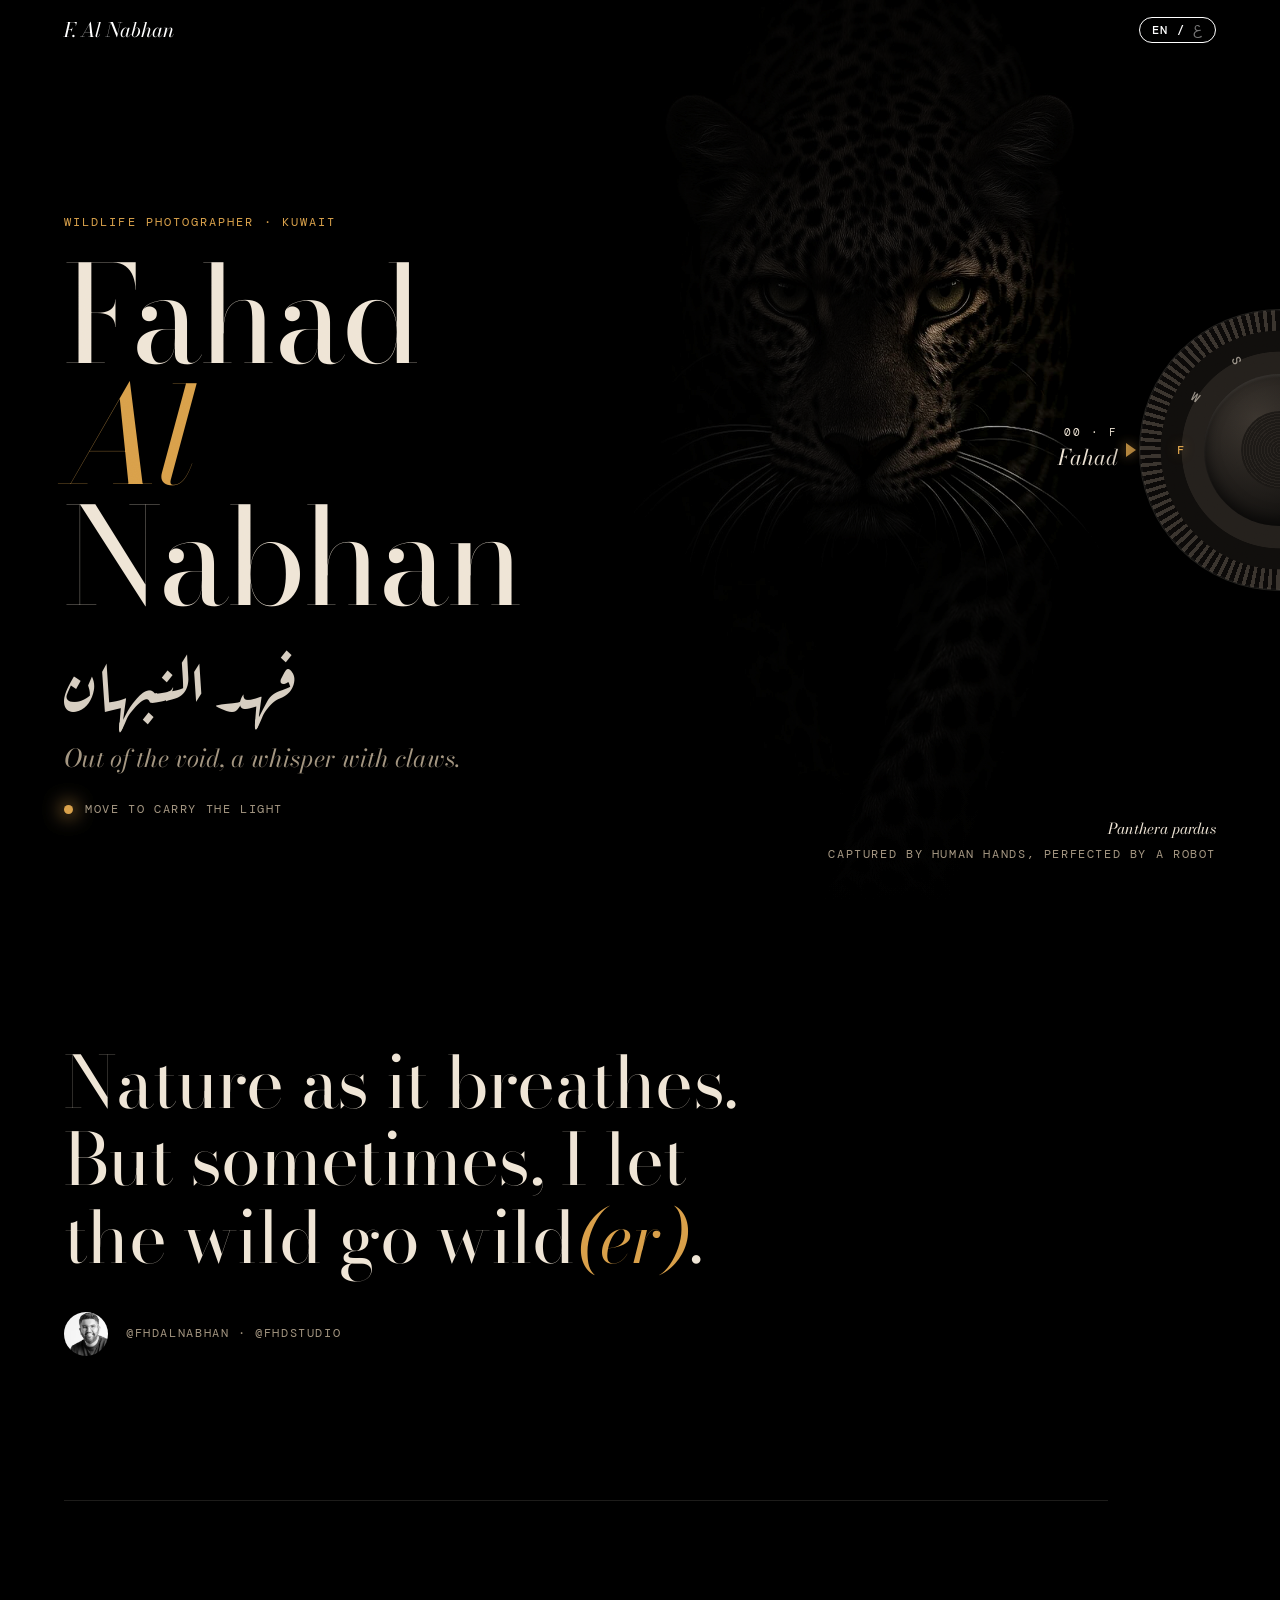
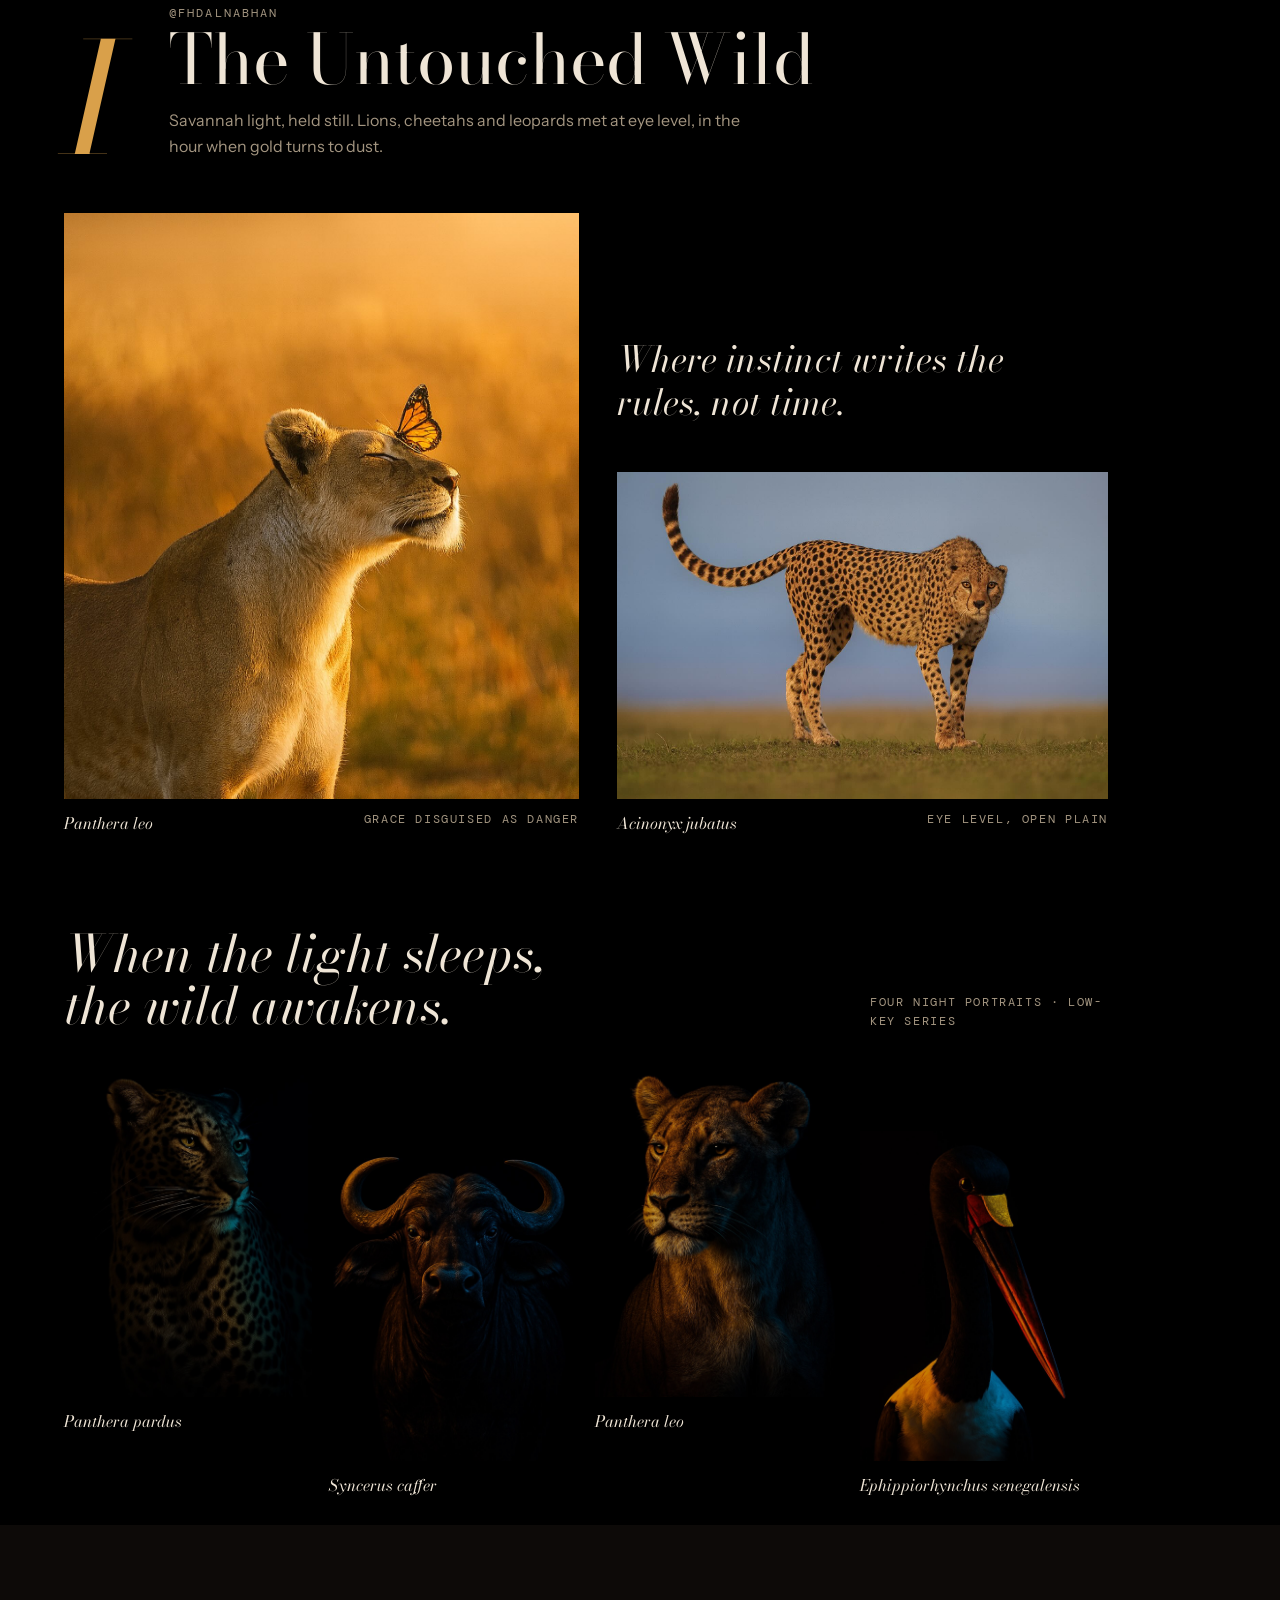
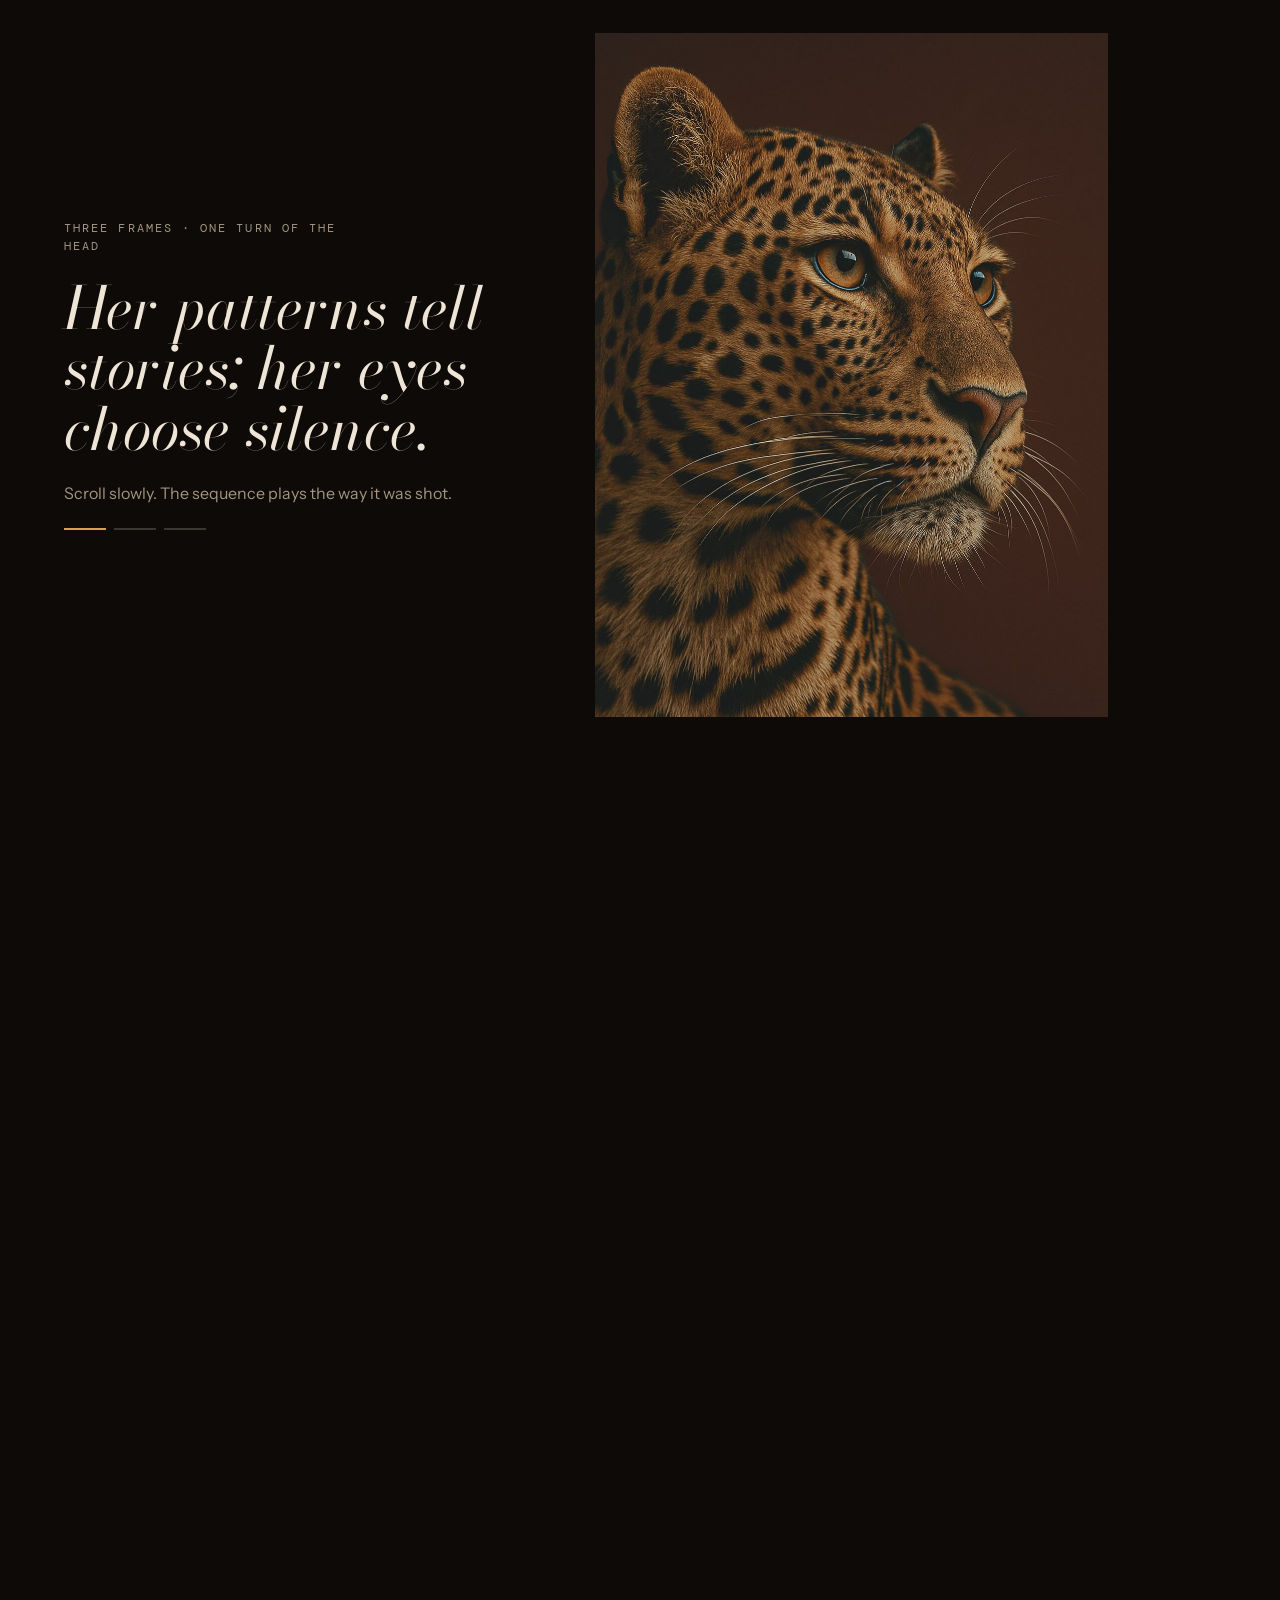
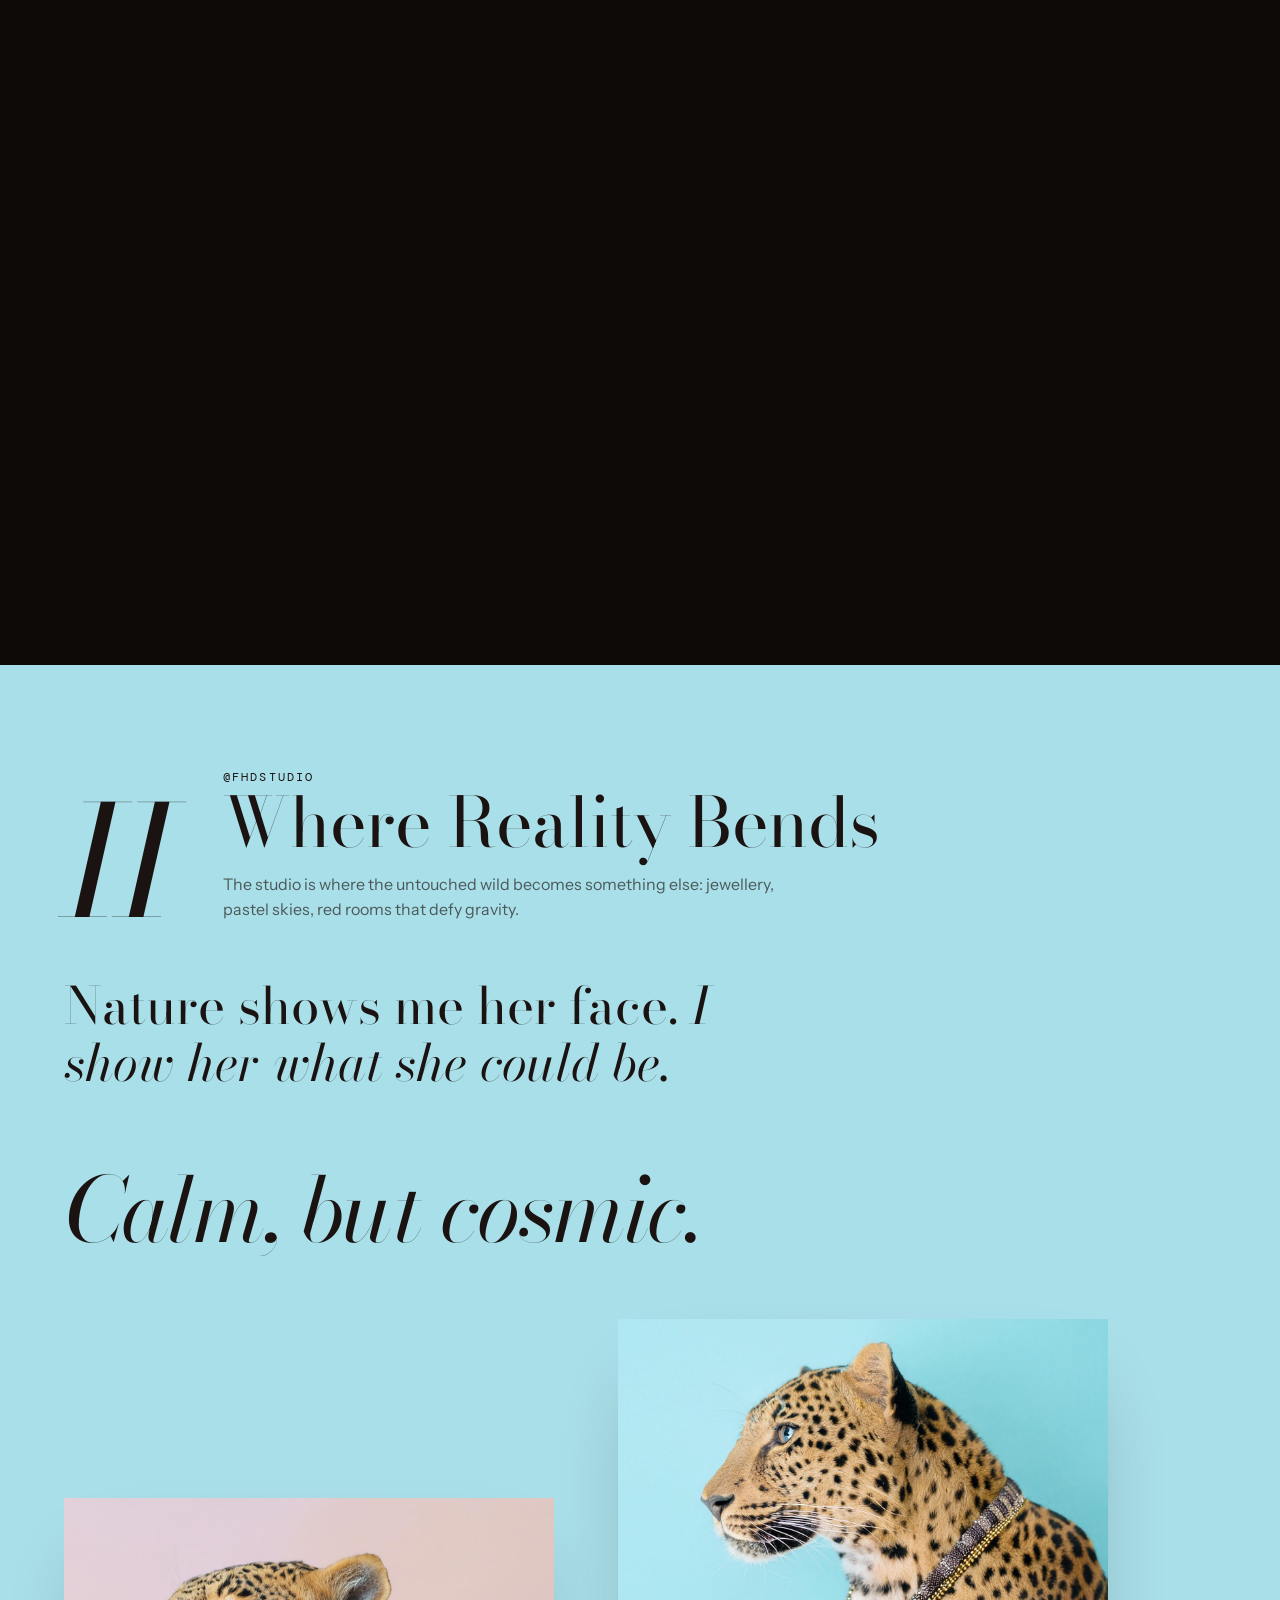
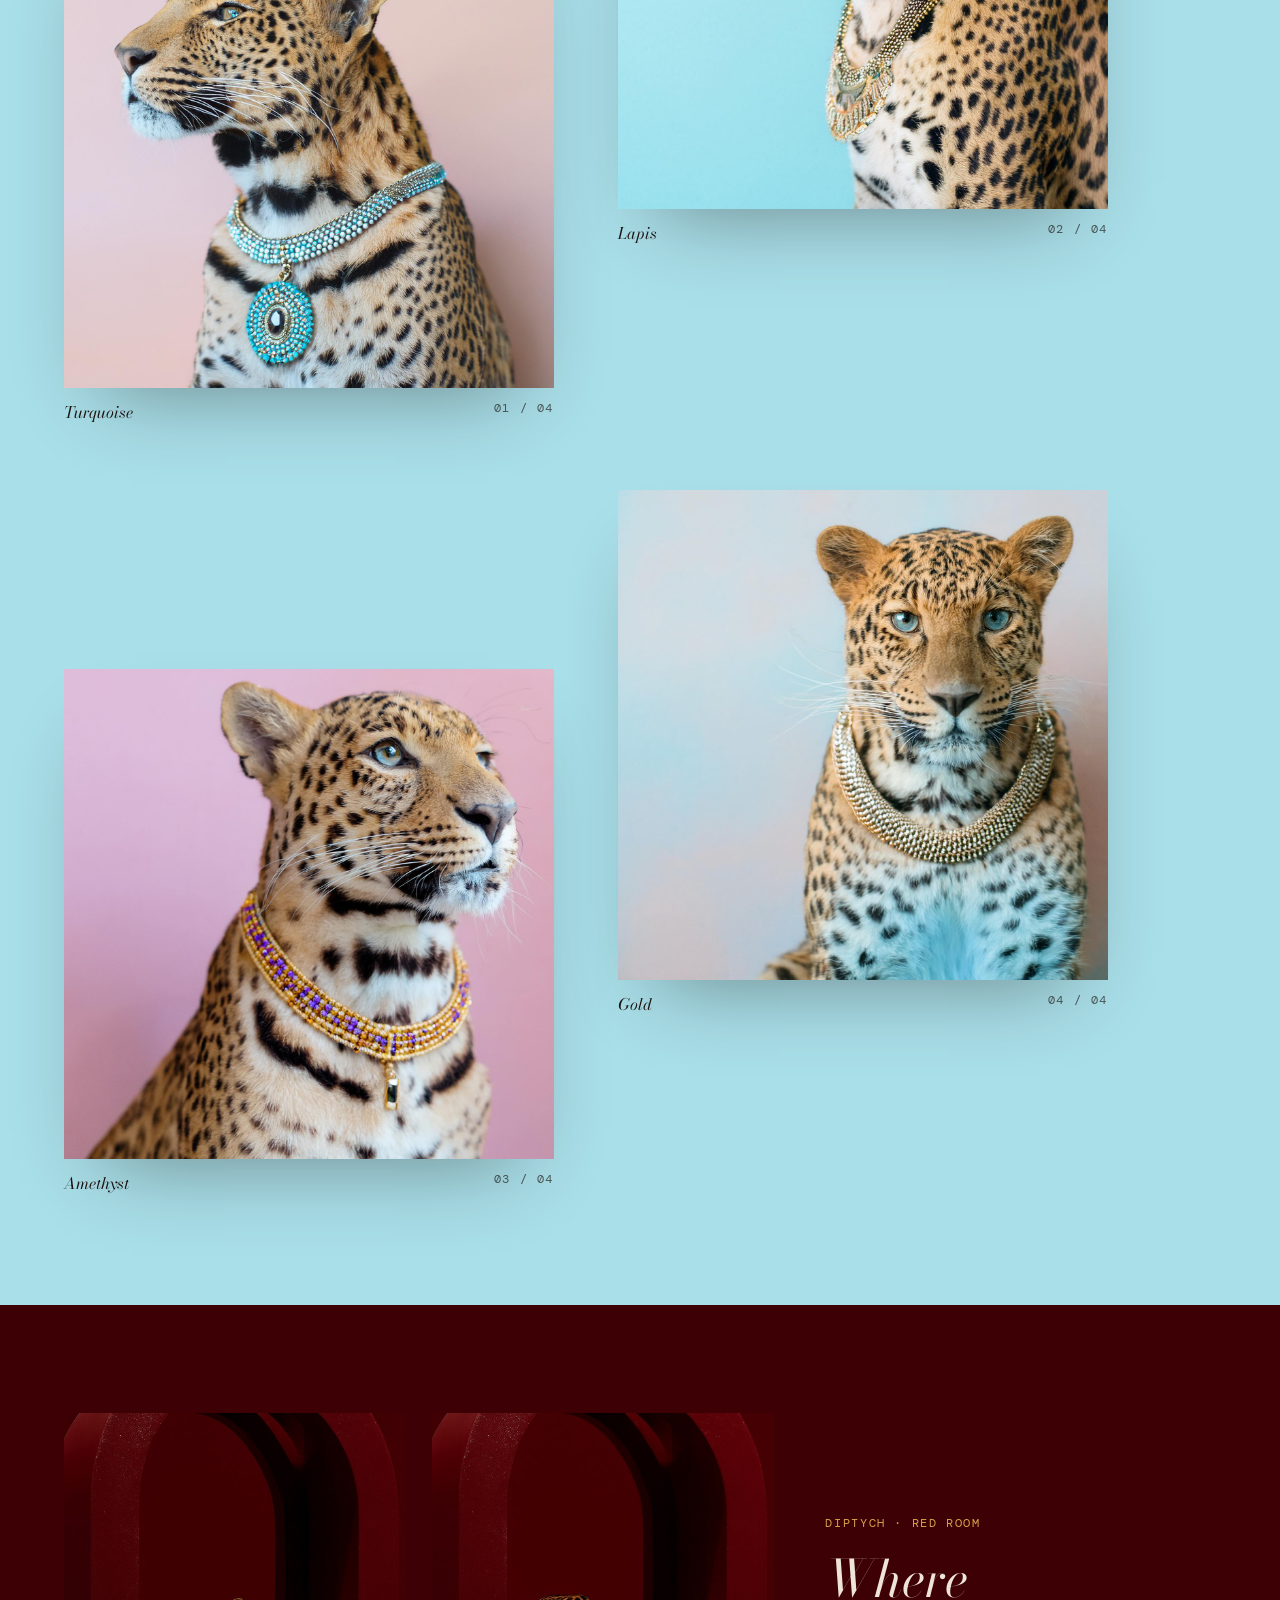
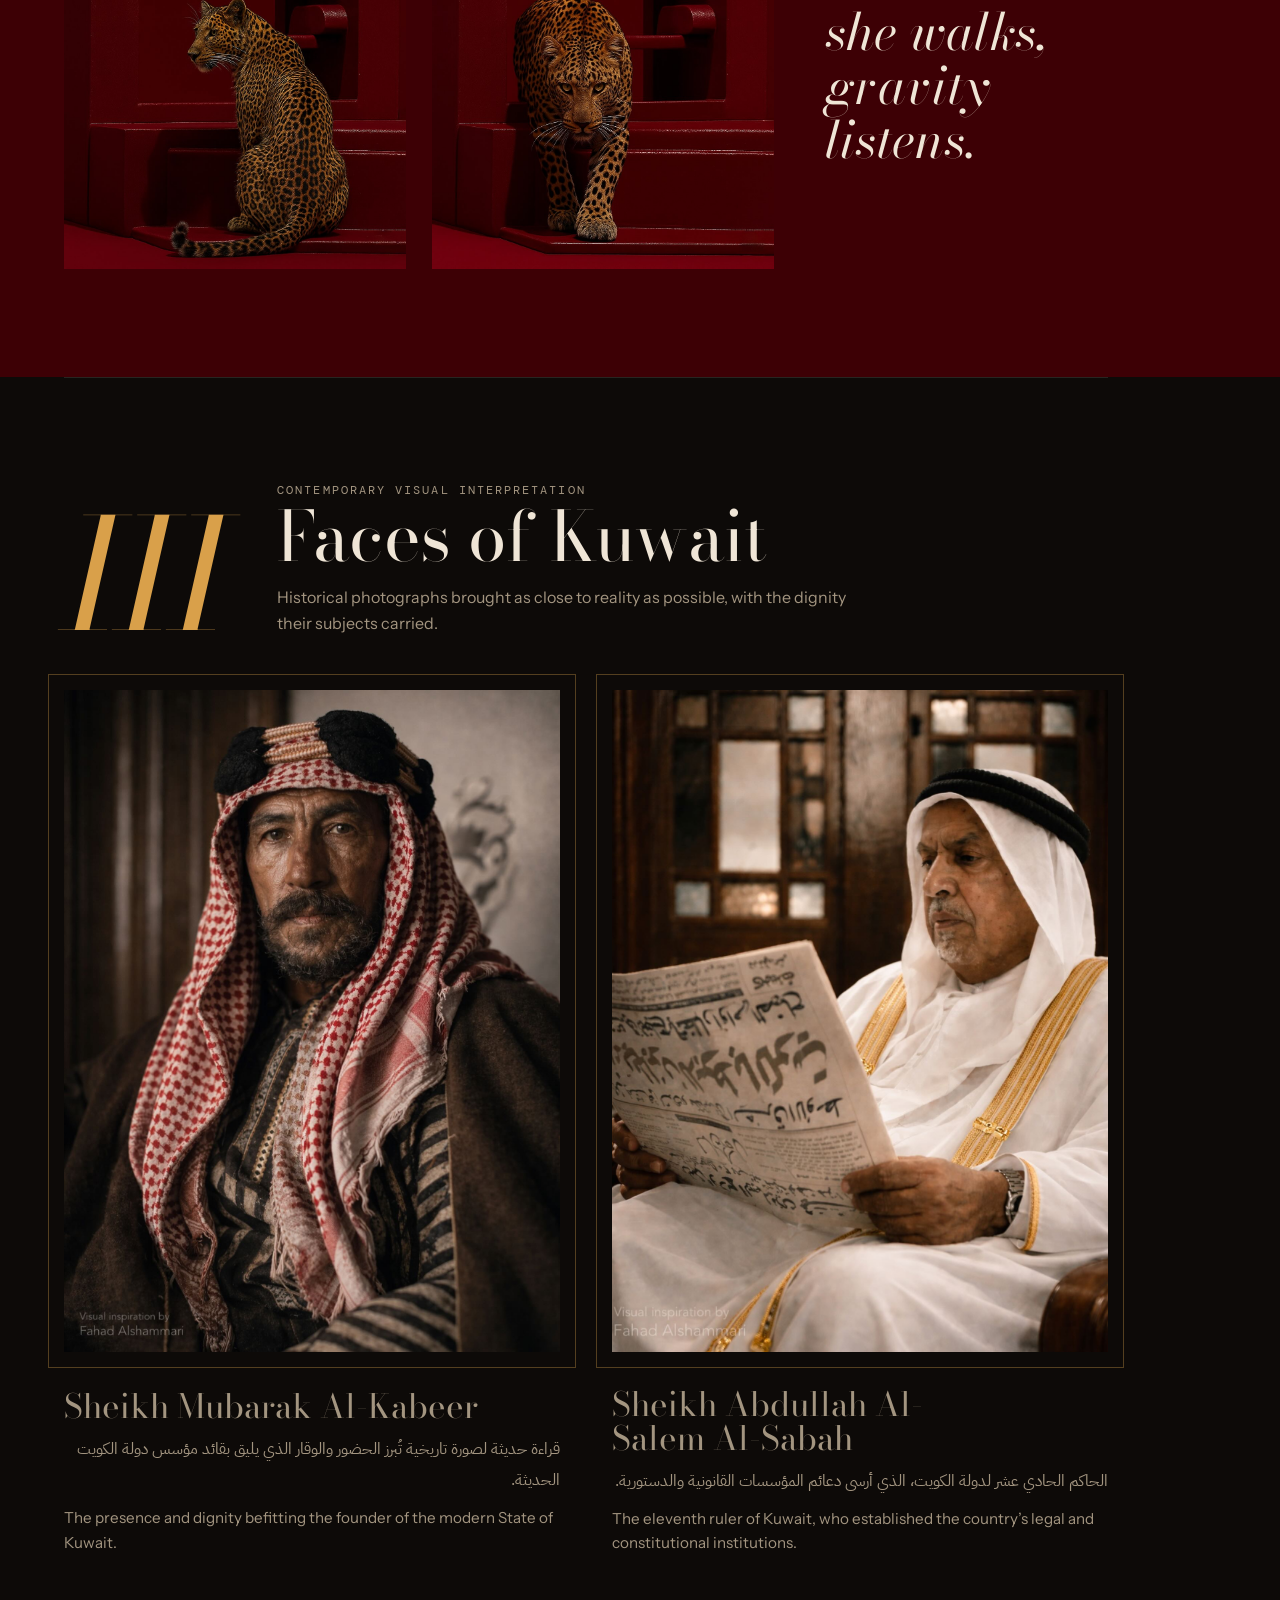
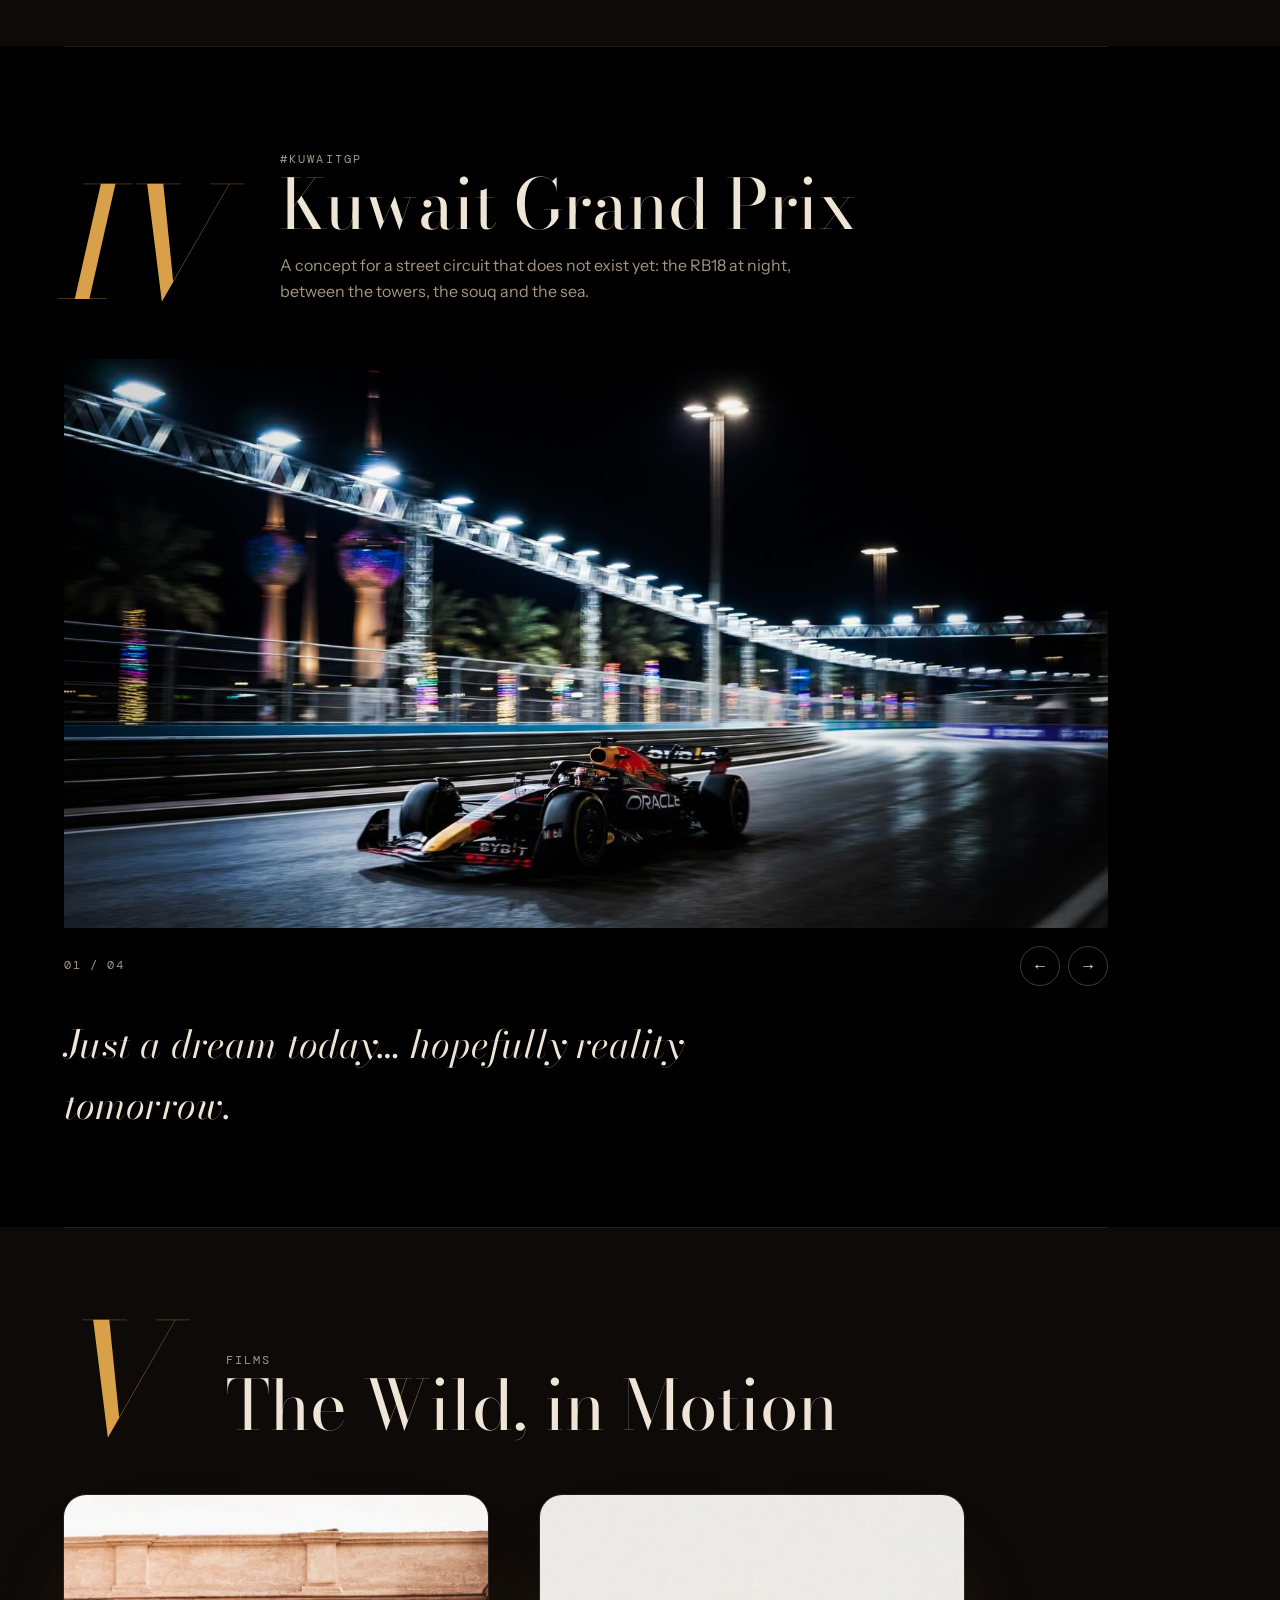
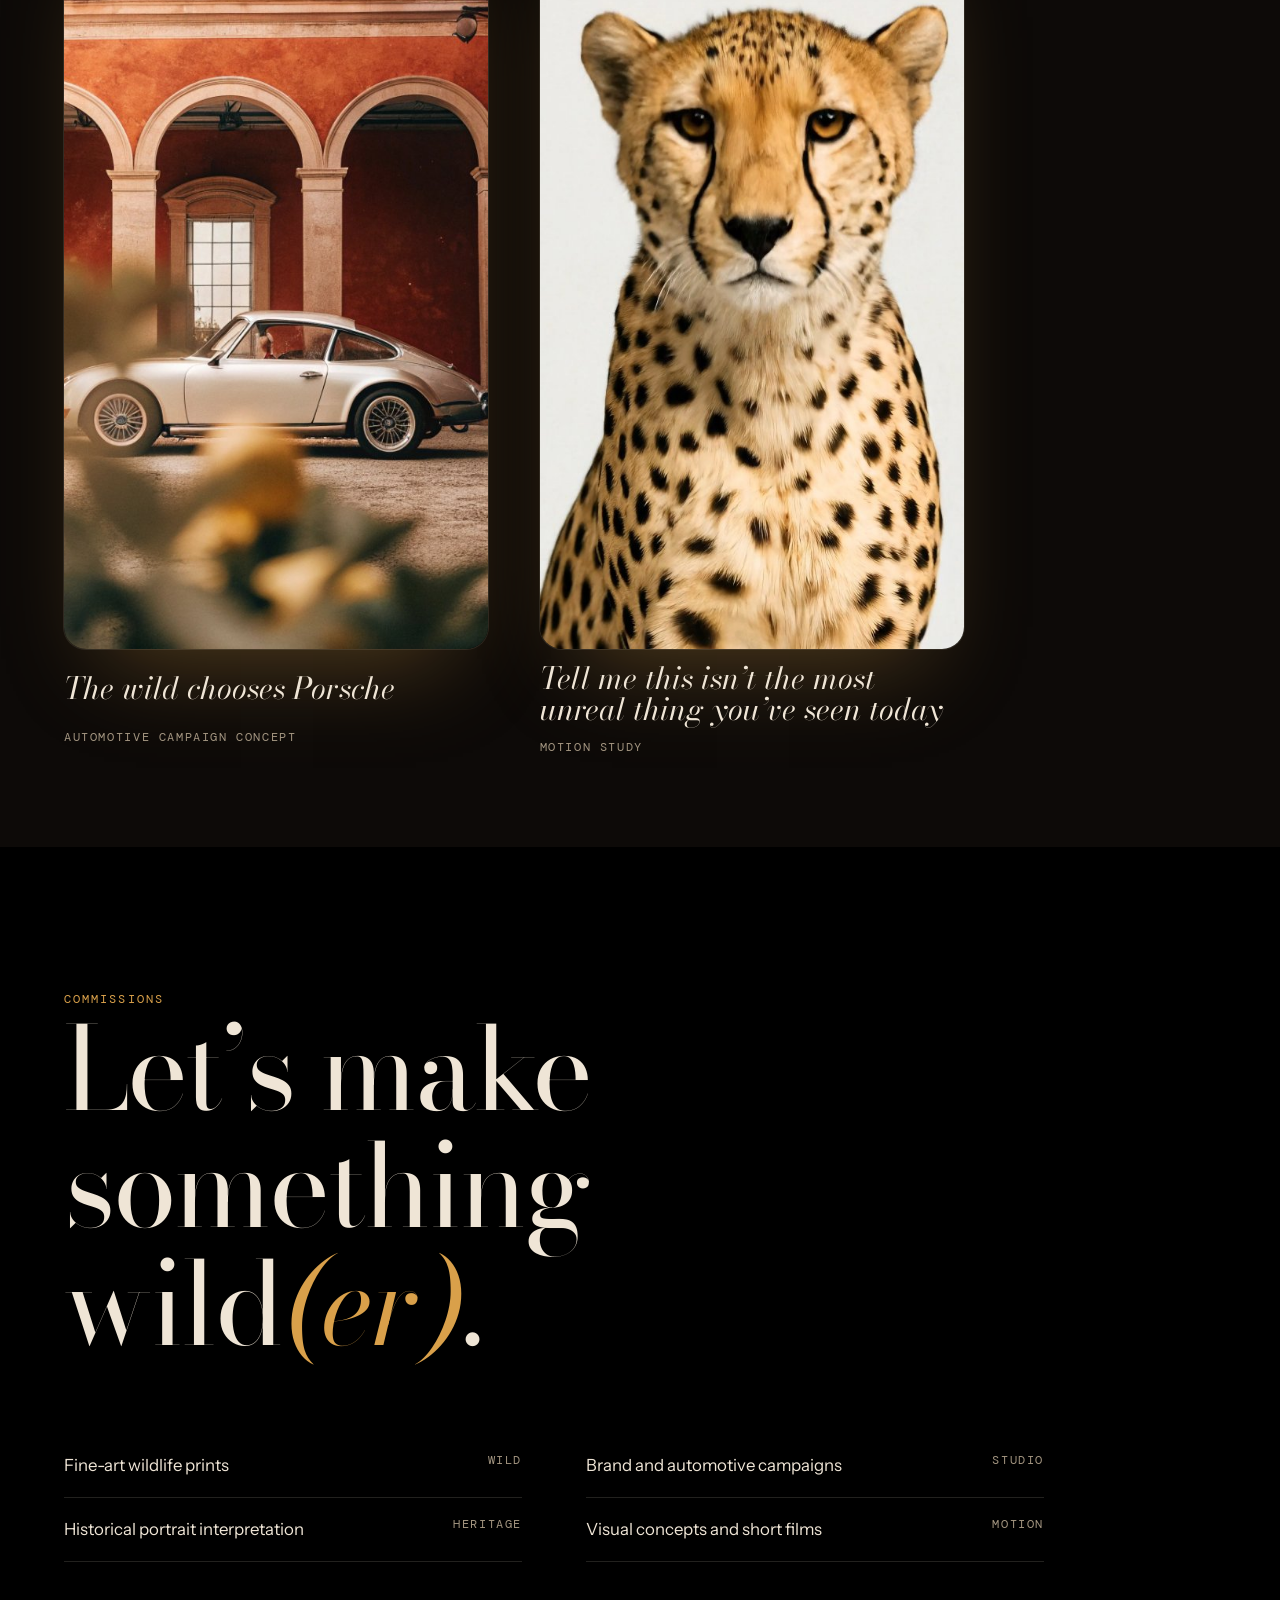
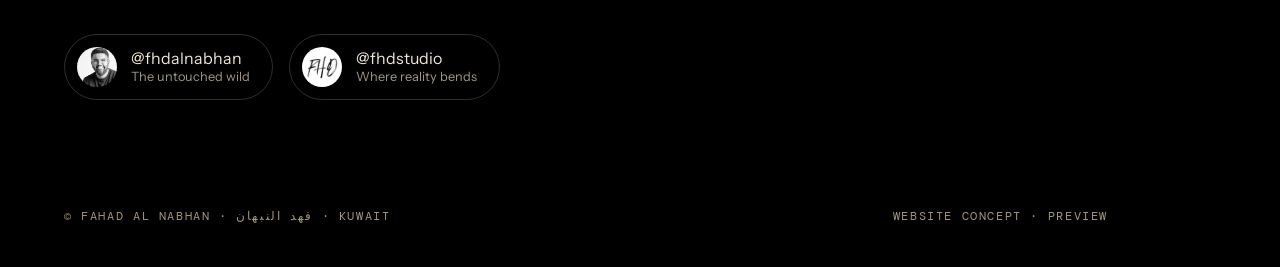
<file: fahad-alnabhan/index.html>
<!doctype html><html lang="en"><head><meta charset="utf-8"><meta name="viewport" content="width=device-width, initial-scale=1, viewport-fit=cover">
<title>Fahad Al Nabhan</title>
<meta name="description" content="Wildlife photographer and visual artist from Kuwait. مصوّر الحياة البرية والفنان البصري فهد النبهان.">
<meta property="og:title" content="Fahad Al Nabhan · فهد النبهان">
<meta property="og:description" content="Wildlife photographer and visual artist from Kuwait.">
<meta property="og:image" content="https://isini1991.github.io/fahad-alnabhan/assets/og.jpg">
<meta property="og:url" content="https://isini1991.github.io/fahad-alnabhan/">
<meta property="og:type" content="website">
<meta name="twitter:image" content="https://isini1991.github.io/fahad-alnabhan/assets/og.jpg">
<meta name="robots" content="noindex">
<meta property="og:image:width" content="1200"><meta property="og:image:height" content="630">
<meta name="twitter:card" content="summary_large_image">
<link rel="preconnect" href="https://fonts.googleapis.com">
<link rel="preconnect" href="https://fonts.gstatic.com" crossorigin>
<link rel="stylesheet" href="https://fonts.googleapis.com/css2?family=Aref+Ruqaa:wght@400;700&family=Bodoni+Moda:ital,opsz,wght@0,6..96,400;0,6..96,500;1,6..96,400;1,6..96,500&family=DM+Mono:wght@400;500&family=IBM+Plex+Sans+Arabic:wght@300;400;500&family=Instrument+Sans:wght@400;500;600&display=swap">
<style>
/* Layout: one long night. Black "Wild" chapters lit like his low-key portraits, broken by a pastel "Studio" chapter where reality bends. */
:root{
  --void:#000;            /* the exact black of his low-key frames */
  --night:#0d0a08;        /* warm off-black for quieter chapters */
  --bone:#efe5d6;         /* primary text */
  --dust:#a39580;         /* secondary text */
  --amber:#d9a04a;        /* eye-glint accent */
  --ink:#1b1311;          /* text on pastel */
  --stage:#e3cfda;        /* Studio chapter ground, changes per frame */
  --display:"Bodoni Moda","Didot","Bodoni 72",Georgia,serif;
  --body:"Instrument Sans","Helvetica Neue",Arial,sans-serif;
  --mono:"DM Mono",ui-monospace,Menlo,monospace;
  --ar-display:"Aref Ruqaa","Amiri","Times New Roman",serif;
  --ar-body:"IBM Plex Sans Arabic","Geeza Pro","Segoe UI",Tahoma,sans-serif;
  --gutter:clamp(16px,5vw,72px);
  color-scheme:dark;
}
*{box-sizing:border-box}
html{scroll-behavior:smooth;background:var(--void)}
body{margin:0;background:var(--void);color:var(--bone);font:400 1rem/1.6 var(--body);-webkit-font-smoothing:antialiased;overflow-x:hidden}
img,video{max-width:100%;display:block}
a{color:inherit}
:focus-visible{outline:2px solid var(--amber);outline-offset:3px}

/* language */
:root:not([lang="ar"]) [data-l="ar"]{display:none!important}
:root[lang="ar"] [data-l="en"]{display:none!important}
[data-l="ar"]{font-family:var(--ar-body);letter-spacing:0!important;direction:rtl;unicode-bidi:isolate}
:root[lang="ar"] body{font-family:var(--ar-body)}
.ar-only{font-family:var(--ar-display)}

/* grain */
body::after{content:"";position:fixed;inset:0;pointer-events:none;z-index:50;opacity:.07;mix-blend-mode:overlay;
  background-image:url("data:image/svg+xml,%3Csvg xmlns='http://www.w3.org/2000/svg' width='160' height='160'%3E%3Cfilter id='n'%3E%3CfeTurbulence type='fractalNoise' baseFrequency='.9' numOctaves='3' stitchTiles='stitch'/%3E%3C/filter%3E%3Crect width='100%25' height='100%25' filter='url(%23n)'/%3E%3C/svg%3E")}

.wrap{padding-inline:var(--gutter)}
.mono{font-family:var(--mono);font-size:.72rem;letter-spacing:.14em;text-transform:uppercase}
.eyebrow{font-family:var(--mono);font-size:.72rem;letter-spacing:.18em;text-transform:uppercase;color:var(--amber)}
h1,h2,h3{font-family:var(--display);font-weight:400;text-wrap:balance;margin:0;line-height:1.02}
h2 [data-l="ar"],h3 [data-l="ar"],.quote [data-l="ar"]{font-family:var(--ar-display);line-height:1.5}
p{margin:0}

/* nav */
.nav{direction:ltr;position:fixed;inset-inline:0;top:0;z-index:40;display:flex;align-items:center;justify-content:space-between;gap:16px;
  padding:calc(14px + env(safe-area-inset-top,0px)) var(--gutter) 14px;mix-blend-mode:difference;color:#fff}
.mark{font-family:var(--display);font-style:italic;font-size:1.25rem;text-decoration:none;white-space:nowrap}
.lang{background:none;border:1px solid currentColor;color:inherit;border-radius:99px;padding:5px 12px;font:500 .72rem/1 var(--mono);letter-spacing:.1em;cursor:pointer}
.lang b{font-weight:500;opacity:.45}
:root:not([lang="ar"]) .lang .en,:root[lang="ar"] .lang .ar{opacity:1}
.lang .ar{font-family:var(--ar-body);font-size:.85rem}
/* mode dial: the menu is a camera mode dial, half of it peeking from the page edge */
.dial-wrap{--d:clamp(210px,24vw,280px);position:fixed;z-index:45;top:50%;right:calc(var(--d) / -2);transform:translateY(-50%);width:var(--d);height:var(--d);direction:ltr;touch-action:none;user-select:none;-webkit-user-select:none}
.dial{position:absolute;inset:0;border-radius:50%;cursor:grab;
  background:radial-gradient(circle closest-side,#24201c 0 70%,#100e0c 70.5% 85%,transparent 85.5%),
    repeating-conic-gradient(from 0deg,#3a342e 0 1.6deg,#0b0908 1.6deg 3.6deg);
  box-shadow:0 0 0 1px rgba(239,229,214,.14),0 20px 60px rgba(0,0,0,.6),inset 0 0 0 1px rgba(255,255,255,.05);
  transition:transform .55s cubic-bezier(.3,1.4,.4,1)}
.dial.dragging{cursor:grabbing;transition:none}
.dial::before{content:"";position:absolute;inset:23%;border-radius:50%;background:radial-gradient(circle at 35% 30%,#3b352f,#141210 70%);box-shadow:inset 0 2px 3px rgba(255,255,255,.08),inset 0 -6px 14px rgba(0,0,0,.6)}
.dial::after{content:"";position:absolute;inset:36%;border-radius:50%;background:repeating-radial-gradient(circle,#26221e 0 1px,#1a1714 1px 3px);opacity:.9}
.mode{position:absolute;left:50%;top:50%;width:46px;height:28px;margin:-14px 0 0 -23px;display:grid;place-items:center;
  background:none;border:0;padding:0;color:rgba(239,229,214,.6);font:500 .78rem/1 var(--mono);letter-spacing:.06em;cursor:pointer}
.mode:hover{color:var(--bone)}
.mode.on{color:var(--amber);text-shadow:0 0 12px rgba(217,160,74,.6)}
.notch{position:absolute;top:50%;left:-14px;width:0;height:0;margin-top:-7px;border-block:7px solid transparent;border-inline-start:10px solid var(--amber);filter:drop-shadow(0 0 6px rgba(217,160,74,.7))}
.readout{position:absolute;top:50%;right:calc(100% + 22px);transform:translateY(-50%);text-align:end;white-space:nowrap;pointer-events:none;
  font-family:var(--mono);font-size:.68rem;letter-spacing:.18em;text-transform:uppercase;color:var(--bone);mix-blend-mode:difference}
.readout{transition:opacity .5s}
.readout.idle{opacity:0}
.dial-wrap:hover .readout{opacity:1}
.readout b{display:block;font-family:var(--display);font-style:italic;font-weight:400;font-size:1.35rem;letter-spacing:0;text-transform:none}
.readout [data-l="ar"]{font-family:var(--ar-display);font-style:normal}
@media (max-width:820px) and (orientation:portrait){
  .dial-wrap{--d:200px;top:auto;right:auto;left:50%;bottom:calc(var(--d) / -2 - 28px + env(safe-area-inset-bottom,0px));transform:translateX(-50%)}
  .notch{top:-14px;left:50%;margin:0 0 0 -7px;border-block:none;border-inline:7px solid transparent;border-top:10px solid var(--amber)}
  .readout{top:auto;bottom:calc(100% + 18px);right:auto;left:50%;transform:translateX(-50%);text-align:center}
}
@media (min-width:821px){
  .wrap{padding-right:calc(clamp(210px,24vw,280px) / 2 + 32px)}
  .plate{right:calc(clamp(210px,24vw,280px) / 2 + 32px)}
}
:root[dir="rtl"] .plate{right:auto;left:var(--gutter);text-align:left}
/* shutter: hexagonal aperture closing and opening between sections */
.shutter{position:fixed;inset:0;z-index:60;background:#000;pointer-events:none;visibility:hidden}
.shutter.go{visibility:visible}

/* hero */
.hero{position:relative;min-height:min(100svh,1000px);display:grid;align-items:end;overflow:hidden;background:var(--void);isolation:isolate}
.hero-media{position:absolute;inset-block:0;inset-inline-end:0;width:min(62%,900px);z-index:-1;cursor:none}
.hero-media img{position:absolute;inset:0;width:100%;height:100%;object-fit:cover;object-position:50% 30%}
.hero-media .dim{filter:brightness(.22) saturate(.6)}
.hero-media .lit{filter:brightness(1.12) contrast(1.05);
  -webkit-mask-image:radial-gradient(circle var(--r,220px) at var(--x,50%) var(--y,32%),#000 0,rgba(0,0,0,.85) 35%,transparent 72%);
          mask-image:radial-gradient(circle var(--r,220px) at var(--x,50%) var(--y,32%),#000 0,rgba(0,0,0,.85) 35%,transparent 72%)}
.hero-media::after{content:"";position:absolute;inset:0;background:linear-gradient(to right,var(--void) 0,transparent 30%),linear-gradient(to top,var(--void) 0,transparent 25%)}
:root[dir="rtl"] .hero-media::after{background:linear-gradient(to left,var(--void) 0,transparent 30%),linear-gradient(to top,var(--void) 0,transparent 25%)}
.hero-copy{padding-block:120px clamp(48px,9vh,96px);max-width:820px;display:grid;gap:22px}
.hero h1{font-size:clamp(3.4rem,10.5vw,10rem);letter-spacing:-.02em;line-height:.9}
.hero h1 i{color:var(--amber)}
.hero .arname{font-family:var(--ar-display);font-size:clamp(2.2rem,5.5vw,4.6rem);line-height:1.1;color:var(--bone);opacity:.9;direction:rtl;text-align:left}
.hero .line{font-family:var(--display);font-style:italic;font-size:clamp(1.15rem,2vw,1.55rem);color:var(--dust);max-width:28ch}
.hero .line [data-l="ar"]{font-family:var(--ar-display);font-style:normal;font-size:1.25em}
.hint{display:flex;align-items:center;gap:12px;color:var(--dust)}
.hint::before{content:"";width:9px;height:9px;border-radius:50%;background:var(--amber);box-shadow:0 0 18px 4px rgba(217,160,74,.55);animation:pulse 2.4s ease-in-out infinite}
@keyframes pulse{50%{opacity:.35}}
.plate{position:absolute;right:var(--gutter);bottom:clamp(20px,4vh,40px);color:var(--dust);text-align:right;display:grid;gap:4px}
.plate em{font-family:var(--display);font-style:italic;font-size:.95rem;text-transform:none;letter-spacing:0;color:var(--bone)}
@media (max-width:820px) and (orientation:portrait){
  .hero{align-items:end}
  .hero-media{width:100%;cursor:auto}
  .hero-media::after{background:linear-gradient(to top,var(--void) 8%,rgba(0,0,0,.4) 50%,transparent 75%)!important}
  .hero-copy{padding-top:52vh}
  .plate{display:none}
}

/* manifesto */
.manifesto{padding-block:clamp(90px,16vh,180px);background:var(--void)}
.manifesto .quote{font-family:var(--display);font-size:clamp(2rem,5.6vw,5.2rem);line-height:1.08;letter-spacing:-.01em;max-width:16ch}
.manifesto .quote [data-l="ar"]{max-width:20ch}
.manifesto .quote span.er{color:var(--amber);font-style:italic}
.manifesto .by{margin-top:36px;display:flex;gap:18px;align-items:center;color:var(--dust)}
.manifesto .by img{width:44px;height:44px;border-radius:50%;filter:grayscale(.3)}

/* chapters */
.chapter-head{display:grid;grid-template-columns:auto 1fr;gap:clamp(16px,4vw,60px);align-items:end;padding-block:clamp(60px,10vh,120px) clamp(36px,6vh,64px);border-top:1px solid rgba(239,229,214,.12)}
.chapter-head .num{font-family:var(--display);font-style:italic;font-size:clamp(4rem,12vw,11rem);line-height:.8;color:var(--amber)}
.chapter-head h2{font-size:clamp(2.2rem,5.4vw,4.8rem)}
.chapter-head p{color:var(--dust);margin-top:14px;max-width:52ch}
@media (max-width:600px){.chapter-head{grid-template-columns:1fr}}

figure{margin:0}
figcaption{display:flex;justify-content:space-between;gap:12px;flex-wrap:wrap;padding-top:12px;color:var(--dust)}
figcaption .latin{font-family:var(--display);font-style:italic;font-size:1rem;color:var(--bone);text-transform:none;letter-spacing:0}
.frame{overflow:hidden;background:#000}
.frame img{width:100%;height:100%;object-fit:cover;transition:transform 1.4s cubic-bezier(.2,.7,.1,1),filter .8s}
.frame:hover img{transform:scale(1.035)}

/* wild pair */
.pair{display:grid;grid-template-columns:1.05fr 1fr;gap:clamp(16px,3vw,40px);align-items:end;padding-bottom:clamp(60px,10vh,120px)}
.pair .tall .frame{aspect-ratio:1165/1325}
.pair .wide{display:grid;gap:clamp(24px,4vw,48px)}
.pair .wide .frame{aspect-ratio:3/2}
.pair blockquote{margin:0;font-family:var(--display);font-style:italic;font-size:clamp(1.5rem,2.8vw,2.4rem);line-height:1.2;max-width:18ch}
.pair blockquote [data-l="ar"]{font-family:var(--ar-display);font-style:normal}
@media (max-width:760px){.pair{grid-template-columns:1fr}}

/* nocturne */
.nocturne{background:var(--void);padding-bottom:clamp(60px,10vh,120px)}
.nocturne-head{display:flex;justify-content:space-between;align-items:end;gap:24px;flex-wrap:wrap;padding-bottom:36px}
.nocturne-head h3{font-size:clamp(1.8rem,4vw,3.4rem);font-style:italic;max-width:18ch}
.nocturne-head h3 [data-l="ar"]{font-style:normal}
.nocturne-head p{color:var(--dust);max-width:34ch}
.quad{display:grid;grid-template-columns:repeat(4,minmax(0,1fr));gap:clamp(8px,1.4vw,18px)}
.quad .frame{aspect-ratio:3/4}
.quad .frame img{filter:brightness(.78)}
.quad figure:hover .frame img{filter:brightness(1.08)}
.quad figure:nth-child(even){transform:translateY(clamp(20px,5vw,70px))}
@media (max-width:760px){.quad{grid-template-columns:repeat(2,minmax(0,1fr))}}

/* scrub */
.scrub{position:relative;height:260vh;background:var(--night)}
.scrub-stage{position:sticky;top:0;height:100svh;display:grid;grid-template-columns:1fr minmax(0,1.1fr);gap:clamp(20px,5vw,80px);align-items:center}
.scrub-stage .txt{display:grid;gap:22px}
.scrub-stage h3{font-size:clamp(2rem,4.6vw,4.2rem);font-style:italic}
.scrub-stage h3 [data-l="ar"]{font-style:normal}
.scrub-stage .txt p{color:var(--dust);max-width:40ch}
.ticks{display:flex;gap:8px}
.ticks i{width:42px;height:2px;background:rgba(239,229,214,.2);position:relative;overflow:hidden}
.ticks i.on{background:var(--amber)}
.scrub-frames{position:relative;aspect-ratio:3/4;max-height:82svh;justify-self:center;width:100%;max-width:620px}
.scrub-frames img{position:absolute;inset:0;width:100%;height:100%;object-fit:cover;opacity:0;transition:opacity .5s}
.scrub-frames img.on{opacity:1}
@media (max-width:760px){.scrub{height:220vh}.scrub-stage{grid-template-columns:1fr;align-content:center;gap:20px}.scrub-frames{max-height:58svh;width:auto}}

/* studio */
.studio{background:var(--stage);color:var(--ink);transition:background-color 1.2s ease}
.studio .chapter-head{border-top:none}
.studio .chapter-head .num{color:var(--ink)}
.studio .chapter-head p,.studio figcaption{color:rgba(27,19,17,.66)}
.studio figcaption .latin{color:var(--ink)}
.studio .credo{font-family:var(--display);font-size:clamp(1.7rem,4vw,3.6rem);line-height:1.12;max-width:22ch;padding-bottom:clamp(50px,8vh,100px)}
.studio .credo [data-l="ar"]{font-family:var(--ar-display)}
.studio .credo em{font-style:italic}
.cosmic{display:grid;grid-template-columns:repeat(2,minmax(0,1fr));gap:clamp(20px,5vw,90px);padding-bottom:clamp(60px,12vh,140px)}
.cosmic figure:nth-child(even){margin-top:clamp(40px,14vw,220px)}
.cosmic .frame{aspect-ratio:1;background:transparent;box-shadow:0 40px 80px -40px rgba(27,19,17,.45)}
.cosmic h3{font-style:italic;font-size:clamp(2.4rem,7vw,6.5rem);grid-column:1/-1;letter-spacing:-.02em}
.cosmic h3 [data-l="ar"]{font-style:normal}
@media (max-width:600px){.cosmic{grid-template-columns:1fr}.cosmic figure:nth-child(even){margin-top:0}}
.gravity{background:#3d0005;color:var(--bone);padding-block:clamp(70px,12vh,140px)}
.gravity-inner{display:grid;grid-template-columns:1fr 1fr 0.9fr;gap:clamp(12px,2vw,28px);align-items:end}
.gravity .frame{aspect-ratio:3/4;background:#3d0005}
.gravity h3{font-style:italic;font-size:clamp(2rem,4vw,3.6rem);line-height:1.05}
.gravity h3 [data-l="ar"]{font-style:normal}
.gravity .side{display:grid;gap:18px;align-self:center;padding-inline-start:clamp(0px,2vw,30px)}
.gravity .side p{color:rgba(239,229,214,.7)}
@media (max-width:760px){.gravity-inner{grid-template-columns:1fr 1fr}.gravity .side{grid-column:1/-1;grid-row:1}}

/* heritage */
.heritage{background:var(--night)}
.portraits{display:grid;grid-template-columns:repeat(2,minmax(0,1fr));gap:clamp(20px,4vw,64px);padding-bottom:clamp(60px,10vh,120px)}
.portraits .frame{aspect-ratio:3/4;outline:1px solid rgba(217,160,74,.35);outline-offset:clamp(8px,1.2vw,16px)}
.portraits figure{display:grid;gap:22px}
.portraits h3{font-size:clamp(1.5rem,2.6vw,2.2rem);margin-top:14px}
.portraits h3 [data-l="ar"]{font-family:var(--ar-display)}
.portraits .cap{color:var(--dust);max-width:52ch;font-size:.95rem}
.portraits .cap[dir="rtl"]{font-family:var(--ar-body);font-size:1.02rem;line-height:1.9}
@media (max-width:640px){.portraits{grid-template-columns:1fr}}

/* grand prix */
.gp{background:var(--void);padding-bottom:clamp(60px,10vh,120px)}
.reel{position:relative;aspect-ratio:1440/785;width:min(100%,calc(86svh * 1440 / 785));margin-inline:auto;overflow:hidden;background:#000}
.reel img{position:absolute;inset:0;width:100%;height:100%;object-fit:contain;opacity:0;transition:opacity 1.2s ease}
.reel img.on{opacity:1}
.reel-bar{display:flex;justify-content:space-between;align-items:center;gap:16px;flex-wrap:wrap;padding-top:18px;color:var(--dust)}
.reel-bar .ctrl{display:flex;gap:8px;align-items:center}
.reel-bar button{background:none;border:1px solid rgba(239,229,214,.25);color:var(--bone);width:40px;height:40px;border-radius:50%;cursor:pointer;font:1rem var(--mono)}
.reel-bar button:hover{border-color:var(--amber);color:var(--amber)}
.gp blockquote{margin:28px 0 0;font-family:var(--display);font-style:italic;font-size:clamp(1.4rem,3vw,2.4rem);max-width:30ch}
.gp blockquote [data-l="ar"]{font-family:var(--ar-display);font-style:normal}

/* motion */
.motion{background:var(--night);padding-bottom:clamp(60px,10vh,120px)}
.films{display:grid;grid-template-columns:repeat(2,minmax(0,1fr));gap:clamp(16px,4vw,64px);max-width:900px}
.film{display:grid;gap:14px}
.film .screen{aspect-ratio:9/16;overflow:hidden;border-radius:22px;background:#000;box-shadow:0 0 0 1px rgba(239,229,214,.1),0 50px 90px -40px rgba(217,160,74,.35)}
.film video{width:100%;height:100%;object-fit:cover}
.film h3{font-style:italic;font-size:clamp(1.2rem,2.4vw,1.9rem)}
.film h3 [data-l="ar"]{font-style:normal}
@media (max-width:480px){.films{grid-template-columns:1fr;max-width:340px;margin-inline:auto}}

/* contact */
.contact{background:var(--void);padding-block:clamp(90px,16vh,180px) 40px}
.contact h2{font-size:clamp(2.8rem,9vw,8.5rem);letter-spacing:-.02em;max-width:12ch}
.contact h2 i{color:var(--amber)}
.services{display:grid;grid-template-columns:repeat(2,minmax(0,1fr));gap:0 clamp(24px,5vw,80px);margin:clamp(40px,8vh,80px) 0;list-style:none;padding:0;max-width:980px}
.services li{display:flex;justify-content:space-between;gap:16px;padding:18px 0;border-bottom:1px solid rgba(239,229,214,.14);font-size:1.05rem}
.services li .mono{color:var(--dust)}
@media (max-width:640px){.services{grid-template-columns:1fr}}
.handles{display:flex;flex-wrap:wrap;gap:16px}
.handle{display:flex;align-items:center;gap:14px;padding:12px 22px 12px 12px;border:1px solid rgba(239,229,214,.2);border-radius:99px;text-decoration:none;transition:border-color .3s,background .3s}
:root[dir="rtl"] .handle{padding:12px 12px 12px 22px}
.handle:hover{border-color:var(--amber);background:rgba(217,160,74,.08)}
.handle img{width:40px;height:40px;border-radius:50%}
.handle span{display:grid;line-height:1.3}
.handle small{color:var(--dust);font-size:.8rem}
footer{display:flex;justify-content:space-between;gap:16px;flex-wrap:wrap;color:var(--dust);padding-top:clamp(70px,12vh,140px)}

/* short landscape screens (and link-preview captures): hero reads as a poster, dial waits until you scroll */
@media (orientation:landscape) and (max-height:520px){
  .hero{min-height:100svh;align-items:center}
  .hero-copy{padding-block:13vh 6vh;gap:2.6vh}
  .hero .eyebrow{font-size:max(9px,3.6vh)}
  .hero h1{font-size:min(9vw,17vh)}
  .hero .arname{font-size:min(4.6vw,9vh);line-height:1.2}
  .hero .line{font-size:max(11px,4.6vh)}
  .hero-media{width:52%}
  .hint,.plate{display:none}
  .dial-wrap{--d:min(46vh,220px);transition:opacity .4s}
  :root:not(.scrolled) .dial-wrap{opacity:0;pointer-events:none}
}
@media (prefers-reduced-motion:reduce){
  *{transition:none!important;animation:none!important;scroll-behavior:auto!important}
}
</style>
</head><body>

<nav class="nav" aria-label="Main">
  <a class="mark" href="#top">F. Al Nabhan</a>
  <button class="lang" id="lang" type="button" aria-label="Switch language / تغيير اللغة"><b class="en">EN</b> / <b class="ar">ع</b></button>
</nav>

<div class="dial-wrap" id="dialWrap">
  <div class="readout" id="readout" aria-live="polite"></div>
  <span class="notch" aria-hidden="true"></span>
  <div class="dial" id="dial" role="radiogroup" aria-label="Sections / الأقسام"></div>
</div>
<div class="shutter" id="shutter" aria-hidden="true"></div>

<header class="hero" id="top">
  <div class="hero-media" id="torch" aria-hidden="true">
    <img class="dim" src="assets/images/post_08_DP812FxiIGJ.jpg" alt="">
    <img class="lit" src="assets/images/post_08_DP812FxiIGJ.jpg" alt="">
  </div>
  <div class="hero-copy wrap">
    <p class="eyebrow"><span data-l="en">Wildlife photographer · Kuwait</span><span data-l="ar">مصوّر الحياة البرية · الكويت</span></p>
    <h1>Fahad<br><i>Al</i> Nabhan</h1>
    <p class="arname" lang="ar">فهد النبهان</p>
    <p class="line"><span data-l="en">Out of the void, a whisper with claws.</span><span data-l="ar">من العتمة، همسٌ له مخالب.</span></p>
    <p class="hint mono"><span data-l="en">Move to carry the light</span><span data-l="ar">حرّك المؤشر لتحمل الضوء</span></p>
  </div>
  <div class="plate mono" aria-hidden="true">
    <em>Panthera pardus</em>
    <span data-l="en">Captured by human hands, perfected by a robot</span><span data-l="ar">التقطتها يدٌ بشرية، وأتقنتها آلة</span>
  </div>
</header>

<main>
<section class="manifesto wrap" aria-label="Manifesto">
  <p class="quote"><span data-l="en">Nature as it breathes. But sometimes, I let the wild go wild<span class="er">(er)</span>.</span><span data-l="ar">الطبيعة كما تتنفّس. وأحيانًا، أترك البرّية تزداد <span class="er">جموحًا</span>.</span></p>
  <div class="by mono"><img src="assets/profile_fhdalnabhan.jpg" alt="Fahad Al Nabhan"><span>@fhdalnabhan · @fhdstudio</span></div>
</section>

<!-- I. WILD -->
<section id="wild" class="wrap" style="background:var(--void)">
  <div class="chapter-head">
    <span class="num">I</span>
    <div>
      <p class="eyebrow">@fhdalnabhan</p>
      <h2><span data-l="en">The Untouched Wild</span><span data-l="ar">البرّية كما هي</span></h2>
      <p><span data-l="en">Savannah light, held still. Lions, cheetahs and leopards met at eye level, in the hour when gold turns to dust.</span><span data-l="ar">ضوء السافانا كما هو. أسود وفهود ونمور على مستوى العين، في الساعة التي يتحوّل فيها الذهب إلى غبار.</span></p>
    </div>
  </div>
  <div class="pair">
    <figure class="tall">
      <div class="frame"><img src="assets/images/post_06_DQXMT61iKyS.jpg" alt="A lioness in golden light with a butterfly resting on her head"></div>
      <figcaption class="mono"><span class="latin">Panthera leo</span><span data-l="en">Grace disguised as danger</span><span data-l="ar">رشاقةٌ في هيئة خطر</span></figcaption>
    </figure>
    <div class="wide">
      <blockquote><span data-l="en">Where instinct writes the rules, not time.</span><span data-l="ar">حيث تكتب الغريزة القواعد، لا الزمن.</span></blockquote>
      <figure>
        <div class="frame"><img src="assets/images/post_07_DQSHUXFDiZi.jpg" alt="A cheetah standing on open grassland at eye level"></div>
        <figcaption class="mono"><span class="latin">Acinonyx jubatus</span><span data-l="en">Eye level, open plain</span><span data-l="ar">على مستوى العين، سهلٌ مفتوح</span></figcaption>
      </figure>
    </div>
  </div>
</section>

<section class="nocturne wrap" aria-label="When the light sleeps">
  <div class="nocturne-head">
    <h3><span data-l="en">When the light sleeps, the wild awakens.</span><span data-l="ar">حين ينام الضوء، تستيقظ البرّية.</span></h3>
    <p class="mono"><span data-l="en">Four night portraits · low-key series</span><span data-l="ar">أربع صور ليلية · سلسلة الإضاءة الخافتة</span></p>
  </div>
  <div class="quad">
    <figure><div class="frame"><img src="assets/images/post_09_DP6T4OiCG_9_slide_01.jpg" alt="Leopard in darkness with a teal rim light"></div><figcaption class="mono"><span class="latin">Panthera pardus</span></figcaption></figure>
    <figure><div class="frame"><img src="assets/images/post_09_DP6T4OiCG_9_slide_02.jpg" alt="Cape buffalo with horns lit in amber against black"></div><figcaption class="mono"><span class="latin">Syncerus caffer</span></figcaption></figure>
    <figure><div class="frame"><img src="assets/images/post_09_DP6T4OiCG_9_slide_03.jpg" alt="Lioness portrait in warm and cool light against black"></div><figcaption class="mono"><span class="latin">Panthera leo</span></figcaption></figure>
    <figure><div class="frame"><img src="assets/images/post_09_DP6T4OiCG_9_slide_04.jpg" alt="Saddle-billed stork with a red and yellow bill against black"></div><figcaption class="mono"><span class="latin">Ephippiorhynchus senegalensis</span></figcaption></figure>
  </div>
</section>

<section class="scrub" id="scrub" aria-label="Stories in patterns">
  <div class="scrub-stage wrap">
    <div class="txt">
      <p class="eyebrow"><span data-l="en">Three frames · one turn of the head</span><span data-l="ar">ثلاث لقطات · التفاتة واحدة</span></p>
      <h3><span data-l="en">Her patterns tell stories; her eyes choose silence.</span><span data-l="ar">نقوشها تروي الحكايات، وعيناها تختاران الصمت.</span></h3>
      <p><span data-l="en">Scroll slowly. The sequence plays the way it was shot.</span><span data-l="ar">مرّر ببطء، فتتحرّك اللقطات كما صُوّرت.</span></p>
      <div class="ticks" id="ticks" aria-hidden="true"><i class="on"></i><i></i><i></i></div>
    </div>
    <div class="scrub-frames" id="frames">
      <img class="on" src="assets/images/post_10_DPlq2zBCGJt_slide_01.jpg" alt="Leopard in profile, frame one">
      <img src="assets/images/post_10_DPlq2zBCGJt_slide_02.jpg" alt="Leopard in profile, frame two">
      <img src="assets/images/post_10_DPlq2zBCGJt_slide_03.jpg" alt="Leopard in profile, frame three">
    </div>
  </div>
</section>

<!-- II. STUDIO -->
<section id="studio" class="studio">
  <div class="wrap">
    <div class="chapter-head">
      <span class="num">II</span>
      <div>
        <p class="eyebrow" style="color:var(--ink)">@fhdstudio</p>
        <h2><span data-l="en">Where Reality Bends</span><span data-l="ar">حيث ينحني الواقع</span></h2>
        <p><span data-l="en">The studio is where the untouched wild becomes something else: jewellery, pastel skies, red rooms that defy gravity.</span><span data-l="ar">في الاستوديو تتحوّل البرّية إلى شيء آخر: مجوهرات، وسماوات بألوان الباستيل، وغرف حمراء تتحدّى الجاذبية.</span></p>
      </div>
    </div>
    <p class="credo"><span data-l="en">Nature shows me her face. <em>I show her what she could be.</em></span><span data-l="ar">تُريني الطبيعة وجهها، فأُريها ما يمكن أن تكون.</span></p>
    <div class="cosmic" id="cosmic">
      <h3><span data-l="en">Calm, but cosmic.</span><span data-l="ar">هادئة، لكنها كونيّة.</span></h3>
      <figure data-stage="#e3cfda"><div class="frame"><img src="assets/images/post_04_DRAK9KkCLSn_slide_01.jpg" alt="Leopard wearing a turquoise jewelled collar on a blush background"></div><figcaption class="mono"><span class="latin">Turquoise</span><span>01 / 04</span></figcaption></figure>
      <figure data-stage="#a9dfe9"><div class="frame"><img src="assets/images/post_04_DRAK9KkCLSn_slide_02.jpg" alt="Leopard in profile with a beaded necklace on an aqua background"></div><figcaption class="mono"><span class="latin">Lapis</span><span>02 / 04</span></figcaption></figure>
      <figure data-stage="#dcb8d2"><div class="frame"><img src="assets/images/post_04_DRAK9KkCLSn_slide_03.jpg" alt="Leopard with a violet and gold collar on a pink background"></div><figcaption class="mono"><span class="latin">Amethyst</span><span>03 / 04</span></figcaption></figure>
      <figure data-stage="#c3dbe5"><div class="frame"><img src="assets/images/post_04_DRAK9KkCLSn_slide_04.jpg" alt="Leopard facing forward wearing a gold chain on a pale blue background"></div><figcaption class="mono"><span class="latin">Gold</span><span>04 / 04</span></figcaption></figure>
    </div>
  </div>
  <div class="gravity">
    <div class="gravity-inner wrap">
      <figure><div class="frame"><img src="assets/images/post_05_DQjivcjiFB1_slide_01.jpg" alt="Leopard seated on red steps in a red arched room"></div></figure>
      <figure><div class="frame"><img src="assets/images/post_05_DQjivcjiFB1_slide_02.jpg" alt="Leopard walking down red steps in a red arched room"></div></figure>
      <div class="side">
        <p class="mono" style="color:var(--amber)"><span data-l="en">Diptych · red room</span><span data-l="ar">ثنائية · الغرفة الحمراء</span></p>
        <h3><span data-l="en">Where she walks, gravity listens.</span><span data-l="ar">حيث تمشي، تُصغي الجاذبية.</span></h3>
      </div>
    </div>
  </div>
</section>

<!-- III. HERITAGE -->
<section id="heritage" class="heritage wrap">
  <div class="chapter-head">
    <span class="num">III</span>
    <div>
      <p class="eyebrow"><span data-l="en">Contemporary visual interpretation</span><span data-l="ar">اجتهاد بصري معاصر</span></p>
      <h2><span data-l="en">Faces of Kuwait</span><span data-l="ar">وجوه من تاريخ الكويت</span></h2>
      <p><span data-l="en">Historical photographs brought as close to reality as possible, with the dignity their subjects carried.</span><span data-l="ar">صور تاريخية تقترب من الواقع قدر الإمكان، بالوقار الذي يليق بأصحابها.</span></p>
    </div>
  </div>
  <div class="portraits">
    <figure>
      <div class="frame"><img src="assets/images/post_02_DTS4n2HjEvz.jpg" alt="Portrait interpretation of Sheikh Mubarak Al-Kabeer in a red shemagh"></div>
      <figcaption style="display:grid;gap:10px;padding:0">
        <h3><span data-l="en">Sheikh Mubarak Al-Kabeer</span><span data-l="ar">الشيخ مبارك الكبير</span></h3>
        <p class="cap" dir="rtl" lang="ar">قراءة حديثة لصورة تاريخية تُبرز الحضور والوقار الذي يليق بقائد مؤسس دولة الكويت الحديثة.</p>
        <p class="cap" data-l="en">The presence and dignity befitting the founder of the modern State of Kuwait.</p>
      </figcaption>
    </figure>
    <figure>
      <div class="frame"><img src="assets/images/post_01_DTXQwAWjNLp.jpg" alt="Portrait interpretation of Sheikh Abdullah Al-Salem Al-Sabah reading a newspaper"></div>
      <figcaption style="display:grid;gap:10px;padding:0">
        <h3><span data-l="en">Sheikh Abdullah Al-Salem Al-Sabah</span><span data-l="ar">الشيخ عبدالله السالم الصباح</span></h3>
        <p class="cap" dir="rtl" lang="ar">الحاكم الحادي عشر لدولة الكويت، الذي أرسى دعائم المؤسسات القانونية والدستورية.</p>
        <p class="cap" data-l="en">The eleventh ruler of Kuwait, who established the country’s legal and constitutional institutions.</p>
      </figcaption>
    </figure>
  </div>
</section>

<!-- IV. CONCEPTS -->
<section id="concepts" class="gp wrap">
  <div class="chapter-head">
    <span class="num">IV</span>
    <div>
      <p class="eyebrow">#KuwaitGP</p>
      <h2><span data-l="en">Kuwait Grand Prix</span><span data-l="ar">جائزة الكويت الكبرى</span></h2>
      <p><span data-l="en">A concept for a street circuit that does not exist yet: the RB18 at night, between the towers, the souq and the sea.</span><span data-l="ar">تصوّر لحلبة شوارع لم تُبنَ بعد: سيارة RB18 ليلًا، بين الأبراج والسوق والبحر.</span></p>
    </div>
  </div>
  <div class="reel" id="reel" aria-roledescription="carousel" aria-label="Kuwait Grand Prix concept frames">
    <img class="on" src="assets/images/post_03_DRo-l2RCF9h_slide_01.jpg" alt="Formula One car racing past the Kuwait Towers at night">
    <img src="assets/images/post_03_DRo-l2RCF9h_slide_02.jpg" alt="Formula One car on a lit street circuit beside a grandstand">
    <img src="assets/images/post_03_DRo-l2RCF9h_slide_03.jpg" alt="Formula One car passing a clock tower and heritage building">
    <img src="assets/images/post_03_DRo-l2RCF9h_slide_04.jpg" alt="Formula One car beside a lattice-roofed building at night">
  </div>
  <div class="reel-bar">
    <span class="mono" id="reelCount">01 / 04</span>
    <div class="ctrl">
      <button type="button" id="prev" aria-label="Previous frame">←</button>
      <button type="button" id="next" aria-label="Next frame">→</button>
    </div>
  </div>
  <blockquote><span data-l="en">Just a dream today… hopefully reality tomorrow.</span><span data-l="ar">مجرّد حلمٍ اليوم… وواقعٌ غدًا بإذن الله.</span></blockquote>
</section>

<!-- V. MOTION -->
<section id="motion" class="motion wrap">
  <div class="chapter-head">
    <span class="num">V</span>
    <div>
      <p class="eyebrow"><span data-l="en">Films</span><span data-l="ar">أفلام</span></p>
      <h2><span data-l="en">The Wild, in Motion</span><span data-l="ar">البرّية تتحرّك</span></h2>
    </div>
  </div>
  <div class="films">
    <figure class="film">
      <div class="screen"><video src="assets/videos/post_12_DOOFgE6CKOZ.mp4" poster="assets/images/post_12_DOOFgE6CKOZ.jpg" muted loop playsinline autoplay preload="metadata" aria-label="The wild chooses Porsche"></video></div>
      <h3><span data-l="en">The wild chooses Porsche</span><span data-l="ar">البرّية تختار بورشه</span></h3>
      <p class="mono" style="color:var(--dust)"><span data-l="en">Automotive campaign concept</span><span data-l="ar">تصوّر لحملة سيارات</span></p>
    </figure>
    <figure class="film">
      <div class="screen"><video src="assets/videos/post_11_DORJLimCNXu.mp4" poster="assets/images/post_11_DORJLimCNXu.jpg" muted loop playsinline autoplay preload="metadata" aria-label="Unreal wild reel"></video></div>
      <h3><span data-l="en">Tell me this isn’t the most unreal thing you’ve seen today</span><span data-l="ar">قل لي إن هذا ليس أغرب ما رأيته اليوم</span></h3>
      <p class="mono" style="color:var(--dust)"><span data-l="en">Motion study</span><span data-l="ar">دراسة حركة</span></p>
    </figure>
  </div>
</section>

<!-- CONTACT -->
<section id="contact" class="contact wrap">
  <p class="eyebrow"><span data-l="en">Commissions</span><span data-l="ar">الطلبات والتعاون</span></p>
  <h2><span data-l="en">Let’s make something wild<i>(er)</i>.</span><span data-l="ar">لنصنع شيئًا <i>أكثر جموحًا</i>.</span></h2>
  <ul class="services">
    <li><span data-l="en">Fine-art wildlife prints</span><span data-l="ar">مطبوعات فنية للحياة البرية</span><span class="mono">Wild</span></li>
    <li><span data-l="en">Brand and automotive campaigns</span><span data-l="ar">حملات العلامات التجارية والسيارات</span><span class="mono">Studio</span></li>
    <li><span data-l="en">Historical portrait interpretation</span><span data-l="ar">إحياء الصور التاريخية</span><span class="mono">Heritage</span></li>
    <li><span data-l="en">Visual concepts and short films</span><span data-l="ar">مفاهيم بصرية وأفلام قصيرة</span><span class="mono">Motion</span></li>
  </ul>
  <div class="handles">
    <a class="handle" href="https://www.instagram.com/fhdalnabhan/" target="_blank" rel="noopener"><img src="assets/profile_fhdalnabhan.jpg" alt=""><span>@fhdalnabhan<small><span data-l="en">The untouched wild</span><span data-l="ar">البرّية كما هي</span></small></span></a>
    <a class="handle" href="https://www.instagram.com/fhdstudio/" target="_blank" rel="noopener"><img src="assets/profile_fhdstudio.jpg" alt=""><span>@fhdstudio<small><span data-l="en">Where reality bends</span><span data-l="ar">حيث ينحني الواقع</span></small></span></a>
  </div>
  <footer class="mono">
    <span>© Fahad Al Nabhan · فهد النبهان · Kuwait</span>
    <span><span data-l="en">Website concept · preview</span><span data-l="ar">تصوّر للموقع · نسخة معاينة</span></span>
  </footer>
</section>
</main>

<script>
(function(){
  var root=document.documentElement;
  var reduce=window.matchMedia('(prefers-reduced-motion: reduce)').matches;

  /* language */
  function setLang(l){
    root.lang=l; root.dir='ltr'; /* only the words change; layout stays as in English */
    try{localStorage.setItem('fn-lang',l)}catch(e){}
  }
  var start=(location.hash==='#ar')?'ar':(location.hash==='#en'?'en':null);
  if(!start){try{start=localStorage.getItem('fn-lang')}catch(e){}}
  setLang(start==='ar'?'ar':'en');
  document.getElementById('lang').addEventListener('click',function(){setLang(root.lang==='ar'?'en':'ar')});


  /* mode dial */
  var modes=[
    {id:'top',k:'F',en:'Fahad',ar:'فهد'},
    {id:'wild',k:'W',en:'Wild',ar:'البرّية'},
    {id:'studio',k:'S',en:'Studio',ar:'الاستوديو'},
    {id:'heritage',k:'H',en:'Heritage',ar:'التراث'},
    {id:'concepts',k:'GP',en:'Grand Prix',ar:'الجائزة الكبرى'},
    {id:'motion',k:'M',en:'Motion',ar:'الحركة'},
    {id:'contact',k:'C',en:'Contact',ar:'تواصل'}
  ];
  var STEP=32,dial=document.getElementById('dial'),wrapEl=document.getElementById('dialWrap'),readout=document.getElementById('readout'),shutter=document.getElementById('shutter');
  var cur=0,jumping=false,idleT,btns=modes.map(function(m,i){
    var b=document.createElement('button');b.type='button';b.className='mode';b.textContent=m.k;
    b.setAttribute('role','radio');b.setAttribute('aria-label',m.en+' / '+m.ar);
    b.addEventListener('click',function(){if(!moved)go(i,true)});
    dial.appendChild(b);return b;
  });
  function vec(){
    var R=dial.offsetWidth/2*0.71;
    if(window.matchMedia('(max-width:820px) and (orientation:portrait)').matches)return[0,-R];
    return [-R,0];
  }
  function sign(){return 1}
  function layout(){
    var v=vec(),s=sign();
    btns.forEach(function(b,i){b.style.transform='rotate('+(s*i*STEP)+'deg) translate('+v[0]+'px,'+v[1]+'px)'});
    spin(cur);
  }
  function spin(i,extra){dial.style.transform='rotate('+(sign()*(-i*STEP)+(extra||0))+'deg)'}
  function show(i){
    cur=i;spin(i);
    btns.forEach(function(b,k){b.classList.toggle('on',k===i);b.setAttribute('aria-checked',k===i);b.tabIndex=k===i?0:-1});
    var m=modes[i];
    readout.innerHTML='<span>'+String(i).padStart(2,'0')+' · '+m.k+'</span><b><span data-l="en">'+m.en+'</span><span data-l="ar">'+m.ar+'</span></b>';
    readout.classList.remove('idle');clearTimeout(idleT);idleT=setTimeout(function(){readout.classList.add('idle')},1800);
  }
  function jump(id){
    var el=document.getElementById(id);
    window.scrollTo({top:id==='top'?0:el.getBoundingClientRect().top+window.scrollY,behavior:'instant'});
  }
  function hex(r,rot,w,h){
    var cx=w/2,cy=h/2,pts=[];
    for(var k=0;k<6;k++){var a=(rot+k*60)*Math.PI/180;pts.push((cx+r*Math.cos(a)).toFixed(1)+'px '+(cy+r*Math.sin(a)).toFixed(1)+'px')}
    return 'polygon(evenodd,0 0,'+w+'px 0,'+w+'px '+h+'px,0 '+h+'px,0 0,'+pts.join(',')+','+pts[0]+')';
  }
  function iris(from,to,ms,done){
    var w=innerWidth,h=innerHeight,big=Math.hypot(w,h)*0.62,t0=performance.now();
    (function f(now){
      var t=Math.min(1,(now-t0)/ms),e=t<.5?2*t*t:1-Math.pow(-2*t+2,2)/2,v=from+(to-from)*e;
      shutter.style.clipPath=hex(big*v,30+(1-v)*70,w,h);
      if(t<1)requestAnimationFrame(f);else done&&done();
    })(t0);
  }
  function go(i,user){
    i=Math.max(0,Math.min(modes.length-1,i));show(i);
    if(!user)return;
    if(reduce){jump(modes[i].id);return}
    jumping=true;shutter.classList.add('go');
    iris(1,0,280,function(){jump(modes[i].id);setTimeout(function(){iris(0,1,380,function(){shutter.classList.remove('go');jumping=false})},90)});
  }
  /* drag to turn */
  var drag=null,moved=false;
  function ang(e){var r=dial.getBoundingClientRect();return Math.atan2(e.clientY-(r.top+r.height/2),e.clientX-(r.left+r.width/2))*180/Math.PI}
  dial.addEventListener('pointerdown',function(e){drag={a:ang(e)};moved=false});
  window.addEventListener('pointermove',function(e){
    if(!drag)return;var d=ang(e)-drag.a;if(d>180)d-=360;if(d<-180)d+=360;
    if(Math.abs(d)>4&&!moved){moved=true;dial.classList.add('dragging')}
    if(moved){drag.d=d;spin(cur,d)}
  });
  window.addEventListener('pointerup',function(){
    if(!drag)return;
    if(moved){dial.classList.remove('dragging');var n=Math.round(cur-sign()*(drag.d||0)/STEP);go(n,true);setTimeout(function(){moved=false},0)}
    drag=null;
  });
  /* scroll wheel and keys turn it one click at a time */
  var wheelLock=0;
  wrapEl.addEventListener('wheel',function(e){e.preventDefault();var now=Date.now();if(now<wheelLock)return;wheelLock=now+450;go(cur+(e.deltaY>0?1:-1),true)},{passive:false});
  dial.addEventListener('keydown',function(e){
    if(e.key==='ArrowDown'||e.key==='ArrowRight'){e.preventDefault();go(cur+1,true);btns[cur].focus()}
    if(e.key==='ArrowUp'||e.key==='ArrowLeft'){e.preventDefault();go(cur-1,true);btns[cur].focus()}
  });
  /* follow the page when it is scrolled normally */
  function spy(){
    if(jumping||drag)return;var line=innerHeight*0.45,n=0;
    modes.forEach(function(m,i){var el=document.getElementById(m.id);if(i===0||el.getBoundingClientRect().top<=line)n=i});
    if(n!==cur)show(n);
  }
  window.addEventListener('scroll',function(){root.classList.toggle('scrolled',scrollY>40);spy()},{passive:true});
  window.addEventListener('resize',layout);
  new MutationObserver(layout).observe(root,{attributes:true,attributeFilter:['dir']});
  layout();show(0);spy();

  /* hero torch */
  var torch=document.getElementById('torch');
  var lit=torch.querySelector('.lit');
  var tx=0.5,ty=0.32,cx=0.5,cy=0.32,last=0,t0=performance.now();
  torch.parentElement.addEventListener('pointermove',function(e){
    var r=torch.getBoundingClientRect();
    tx=(e.clientX-r.left)/r.width; ty=(e.clientY-r.top)/r.height; last=performance.now();
  });
  function radius(){var r=torch.getBoundingClientRect();return Math.max(150,Math.min(r.width,r.height)*0.3)}
  function paint(){
    lit.style.setProperty('--x',(cx*100).toFixed(2)+'%');
    lit.style.setProperty('--y',(cy*100).toFixed(2)+'%');
    lit.style.setProperty('--r',radius()+'px');
  }
  if(reduce){paint()}else{
    (function loop(now){
      if(now-last>2200){ /* drift across the face when idle */
        var t=(now-t0)/1000;
        tx=0.5+Math.sin(t*0.45)*0.18; ty=0.34+Math.sin(t*0.31)*0.12;
      }
      cx+=(tx-cx)*0.08; cy+=(ty-cy)*0.08; paint();
      requestAnimationFrame(loop);
    })(performance.now());
  }

  /* scroll-scrubbed frames */
  var scrub=document.getElementById('scrub'),frames=[].slice.call(document.querySelectorAll('#frames img')),ticks=[].slice.call(document.querySelectorAll('#ticks i'));
  function onScroll(){
    var r=scrub.getBoundingClientRect(),span=r.height-window.innerHeight;
    var p=Math.min(1,Math.max(0,-r.top/span));
    var i=Math.min(frames.length-1,Math.floor(p*frames.length));
    frames.forEach(function(f,k){f.classList.toggle('on',k===i)});
    ticks.forEach(function(t,k){t.classList.toggle('on',k<=i)});
  }
  window.addEventListener('scroll',onScroll,{passive:true}); onScroll();

  /* studio ground follows the frame in view */
  var studio=document.getElementById('studio');
  if('IntersectionObserver' in window){
    var io=new IntersectionObserver(function(es){
      es.forEach(function(e){if(e.isIntersecting)studio.style.setProperty('--stage',e.target.getAttribute('data-stage'))});
    },{rootMargin:'-45% 0px -45% 0px'});
    document.querySelectorAll('#cosmic figure').forEach(function(f){io.observe(f)});
  }

  /* grand prix reel */
  var shots=[].slice.call(document.querySelectorAll('#reel img')),rc=0,count=document.getElementById('reelCount'),timer;
  function reelShow(n){
    shots[rc].classList.remove('on'); rc=(n+shots.length)%shots.length; shots[rc].classList.add('on');
    count.textContent=('0'+(rc+1))+' / 0'+shots.length;
  }
  function auto(){clearInterval(timer); if(!reduce)timer=setInterval(function(){reelShow(rc+1)},4800)}
  document.getElementById('next').addEventListener('click',function(){reelShow(rc+1);auto()});
  document.getElementById('prev').addEventListener('click',function(){reelShow(rc-1);auto()});
  auto();

  /* play films only while visible */
  if('IntersectionObserver' in window){
    var vo=new IntersectionObserver(function(es){es.forEach(function(e){
      if(e.isIntersecting&&!reduce){var p=e.target.play();if(p&&p.catch)p.catch(function(){})}else e.target.pause();
    })},{threshold:.25});
    document.querySelectorAll('video').forEach(function(v){vo.observe(v)});
  }
})();
</script>
</body></html>
</file>
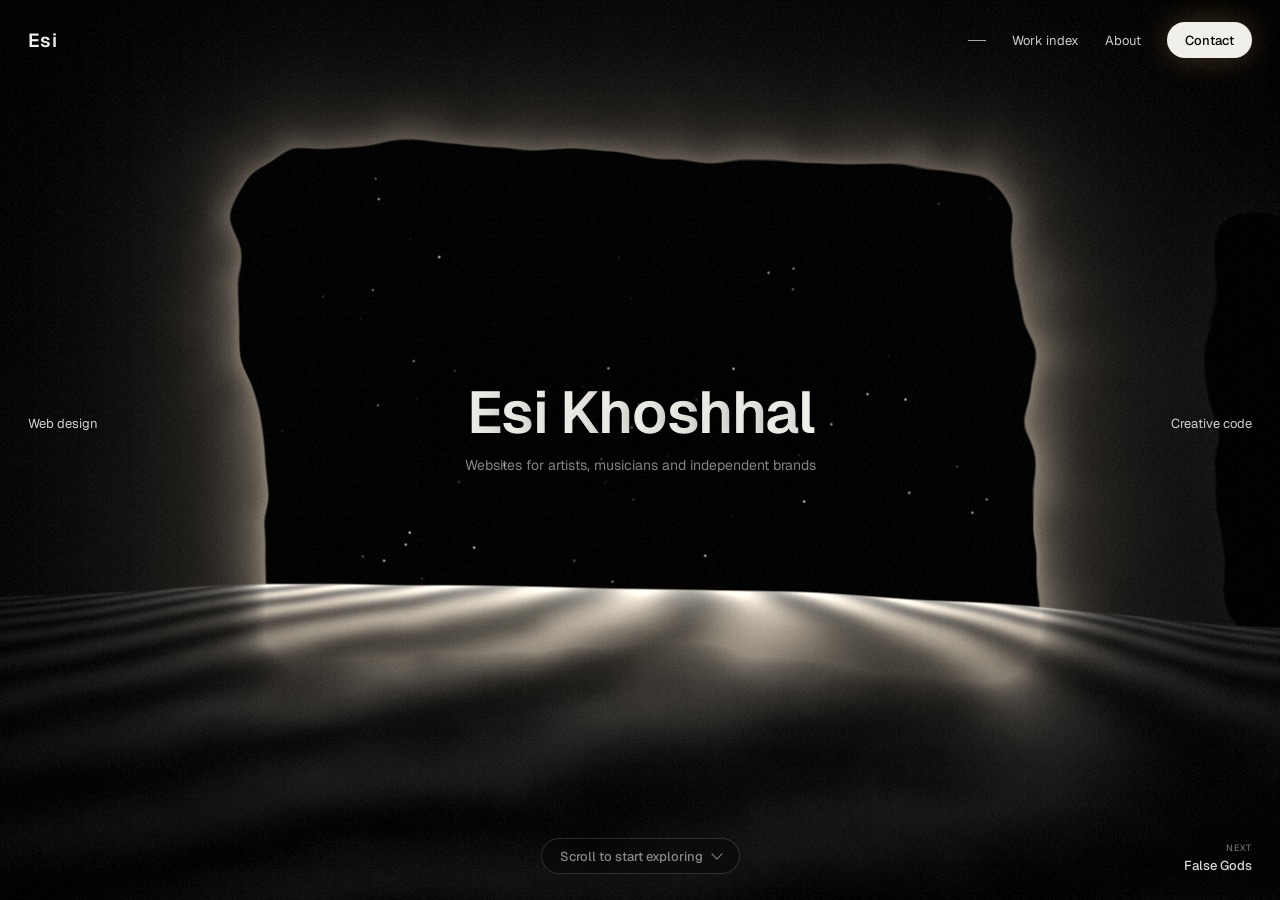
<file: concepts/journey/index.html>
<!doctype html>
<html lang="en">
<head>
<meta charset="utf-8">
<meta name="viewport" content="width=device-width, initial-scale=1, viewport-fit=cover">
<meta name="robots" content="noindex">
<meta name="theme-color" content="#050505">
<title>Esi Khoshhal | Journey (concept A)</title>
<link rel="icon" href="../../favicon-32.png">
<link rel="preconnect" href="https://fonts.googleapis.com">
<link rel="preconnect" href="https://fonts.gstatic.com" crossorigin>
<link href="https://fonts.googleapis.com/css2?family=Geist:wght@400;500;600&display=swap" rel="stylesheet">
<style>
  :root { --bg:#050505; --ink:#f0efea; --dim:rgba(240,239,234,.55); --line:rgba(240,239,234,.16); }
  * { box-sizing:border-box; margin:0; padding:0; }
  html, body { height:100%; overflow:hidden; background:var(--bg); color:var(--ink);
    font-family:"Geist", system-ui, sans-serif; -webkit-font-smoothing:antialiased; }
  body { overscroll-behavior:none; touch-action:none; }
  a { color:inherit; text-decoration:none; }
  button { font:inherit; color:inherit; background:none; border:0; cursor:pointer; }
  canvas#world { position:fixed; inset:0; width:100%; height:100%; display:block; }

  /* chrome */
  .top { position:fixed; inset:0 0 auto 0; display:flex; align-items:center; justify-content:space-between;
    padding:22px 28px; z-index:5; }
  .logo { font-weight:600; font-size:19px; letter-spacing:.02em; }
  .nav { display:flex; align-items:center; gap:26px; font-size:13px; }
  .nav .dash { width:18px; height:1px; background:var(--ink); opacity:.7; }
  .nav button, .nav a { opacity:.86; transition:opacity .2s; }
  .nav button:hover, .nav a:hover { opacity:1; }
  .pill { display:inline-flex; align-items:center; gap:10px; height:36px; padding:0 18px; border-radius:99px;
    font-size:13px; font-weight:500; }
  .pill.solid { background:var(--ink); color:#050505; box-shadow:0 0 30px rgba(255,190,120,.25); opacity:1 !important; }
  .pill.ghost { border:1px solid var(--line); background:rgba(5,5,5,.35); backdrop-filter:blur(8px); -webkit-backdrop-filter:blur(8px); color:var(--dim); }
  .pill.ghost:hover { color:var(--ink); border-color:rgba(240,239,234,.4); }

  /* scene text */
  .stage { position:fixed; inset:0; z-index:3; pointer-events:none; }
  .title { position:absolute; left:50%; top:47%; transform:translate(-50%,-50%); text-align:center; width:min(92vw,1100px); }
  .title h1 { font-weight:600; font-size:clamp(34px,4.6vw,72px); line-height:1.02; letter-spacing:-.025em;
    text-shadow:0 2px 50px rgba(0,0,0,.7), 0 0 18px rgba(0,0,0,.35), 0 1px 2px rgba(0,0,0,.5); }
  .title h1 .ch { display:inline-block; opacity:0; transform:translateY(.35em); filter:blur(8px);
    transition:opacity .7s cubic-bezier(.2,.7,.2,1), transform .7s cubic-bezier(.2,.7,.2,1), filter .7s; }
  .title.in h1 .ch { opacity:1; transform:none; filter:none; }
  .title { transition:top 0s .12s; }
  body.work .title { top:77%; }
  body.work .title h1 { font-size:clamp(30px,3.6vw,58px); }
  .num { font-size:11px; letter-spacing:.14em; color:var(--dim); margin-bottom:10px; opacity:0; transition:opacity .6s .2s; font-variant-numeric:tabular-nums; }
  .title.in .num { opacity:1; }
  .title p { margin-top:14px; font-size:14px; color:var(--dim); opacity:0; transition:opacity .6s .35s; text-shadow:0 1px 20px rgba(0,0,0,.8); }
  .title.in p { opacity:1; }
  .side { position:absolute; top:47%; font-size:13px; opacity:0; transition:opacity 1s .4s; transform:translateY(-50%); }
  .side.l { left:28px; } .side.r { right:28px; text-align:right; }
  .intro .side { opacity:.86; }

  .bottom { position:fixed; left:0; right:0; bottom:0; z-index:4; display:grid; grid-template-columns:1fr auto 1fr;
    align-items:end; padding:0 28px calc(26px + env(safe-area-inset-bottom)); font-size:13px; }
  .nb { display:flex; flex-direction:column; gap:3px; opacity:.9; transition:opacity .3s; max-width:40vw; }
  .nb small { font-size:9px; letter-spacing:.12em; text-transform:uppercase; opacity:.6; }
  .nb b { font-weight:500; }
  .nb.r { align-items:flex-end; text-align:right; justify-self:end; }
  .nb.hide { opacity:0; pointer-events:none; }
  .center { justify-self:center; }
  .count { position:fixed; left:28px; top:50%; transform:translateY(-50%); z-index:4; font-size:11px; letter-spacing:.08em;
    color:var(--dim); writing-mode:vertical-rl; rotate:180deg; display:none; }
  .arrow { display:inline-block; width:8px; height:8px; border-right:1.5px solid currentColor; border-bottom:1.5px solid currentColor; transform:translateY(-2px) rotate(45deg); }

  /* loader */
  .loader { position:fixed; inset:0; z-index:20; display:grid; place-items:center; background:#050505; transition:opacity .9s .1s, visibility 0s 1s; }
  .loader.done { opacity:0; visibility:hidden; }
  .loader .n { font-size:12px; letter-spacing:.1em; color:var(--dim); margin-top:14px; text-align:center; font-variant-numeric:tabular-nums; }
  .loader .w { font-weight:600; font-size:22px; letter-spacing:.04em; }

  /* index overlay */
  .index { position:fixed; inset:0; z-index:10; background:rgba(5,5,5,.86); backdrop-filter:blur(18px); -webkit-backdrop-filter:blur(18px);
    display:flex; align-items:center; justify-content:center; opacity:0; visibility:hidden; transition:opacity .45s, visibility 0s .45s; }
  .index.open { opacity:1; visibility:visible; transition:opacity .45s; }
  .index ol { list-style:none; columns:2; column-gap:80px; width:min(900px,86vw); }
  .index li { break-inside:avoid; border-top:1px solid var(--line); }
  .index li button { display:flex; width:100%; justify-content:space-between; align-items:baseline; gap:20px; padding:13px 0; text-align:left; }
  .index li b { font-weight:500; font-size:clamp(17px,1.6vw,22px); }
  .index li span { font-size:12px; color:var(--dim); white-space:nowrap; overflow:hidden; text-overflow:ellipsis; max-width:45%; }
  .index li button:hover b { color:#fff; text-shadow:0 0 18px rgba(255,255,255,.4); }
  .index .x { position:absolute; top:22px; right:28px; }

  /* live site */
  .live { position:fixed; inset:0; z-index:8; opacity:0; visibility:hidden; transition:opacity .5s, visibility 0s .5s; background:#050505; }
  .live.open { opacity:1; visibility:visible; transition:opacity .6s; }
  .live iframe { position:absolute; inset:0; width:100%; height:100%; border:0; }
  .live .bar { position:absolute; left:50%; bottom:22px; transform:translateX(-50%); display:flex; gap:8px; z-index:2; }
  .live .bar .pill { background:rgba(5,5,5,.72); color:var(--ink); border:1px solid rgba(255,255,255,.18); backdrop-filter:blur(10px); -webkit-backdrop-filter:blur(10px); }

  .hint { position:fixed; left:50%; top:calc(47% + 120px); transform:translateX(-50%); z-index:4; font-size:11px; color:var(--dim); letter-spacing:.06em; pointer-events:none; opacity:0; transition:opacity .4s; }
  body.hovering .hint { opacity:1; }
  body.hovering { cursor:pointer; }
  .stage, .bottom { transition:opacity .4s; }
  body.inside .stage, body.inside .bottom, body.inside .hint { opacity:0; pointer-events:none; }

  .contact-links { position:absolute; left:50%; top:calc(47% + 70px); transform:translateX(-50%); display:flex; gap:10px; pointer-events:auto; opacity:0; transition:opacity .6s .5s; }
  .contact .contact-links { opacity:1; }

  @media (max-width:760px) {
    .top { padding:16px 18px; }
    .nav { gap:14px; } .nav .dash, .nav .about { display:none; }
    .side { display:none; }
    .title { top:42.5%; }
    .title h1 { font-size:34px; }
    .title p { margin:8px auto 0; font-size:13px; max-width:230px; line-height:1.4; }
    body.work .title { top:auto; bottom:calc(98px + env(safe-area-inset-bottom)); transform:translateX(-50%); }
    body.work .title h1 { font-size:28px; }
    body.work .title p { max-width:300px; }
    .num { margin-bottom:6px; }
    .bottom { padding:0 18px calc(22px + env(safe-area-inset-bottom)); grid-template-columns:44px 1fr 44px; align-items:center; }
    .nb { width:44px; height:44px; border-radius:50%; border:1px solid var(--line); align-items:center; justify-content:center; background:rgba(5,5,5,.35); }
    .nb small, .nb b { display:none; }
    .nb::before { content:""; width:8px; height:8px; border-left:1.5px solid var(--ink); border-bottom:1.5px solid var(--ink); transform:translateX(2px) rotate(45deg); }
    .nb.r::before { transform:translateX(-2px) rotate(-135deg); }
    .nb.r { justify-self:end; align-items:center; }
    .index ol { columns:1; }
    .hint { display:none; }
    .contact-links { flex-wrap:wrap; justify-content:center; width:300px; top:calc(100% + 22px); }
  }
  @media (max-height:520px) and (min-width:761px) {
    .top { padding:12px 22px; }
    .side { display:none; }
    .title h1 { font-size:30px; }
    body.work .title { top:auto; bottom:62px; transform:translateX(-50%); }
    body.work .title h1 { font-size:24px; }
    body.work .title p { display:none; }
    .num { margin-bottom:4px; }
    .bottom { padding-bottom:calc(14px + env(safe-area-inset-bottom)); }
  }
  @media (prefers-reduced-motion:reduce) { .title h1 .ch { transition:none; } }
</style>
</head>
<body>
<canvas id="world"></canvas>

<div class="loader" id="loader"><div><div class="w">Esi</div><div class="n" id="ln">000</div></div></div>

<header class="top">
  <a class="logo" href="#" data-go="0">Esi</a>
  <nav class="nav">
    <span class="dash"></span>
    <button id="openIndex">Work index</button>
    <a class="about" href="../../#about">About</a>
    <button class="pill solid" data-go="last">Contact</button>
  </nav>
</header>

<div class="stage" id="stage">
  <div class="title" id="title"><div class="num" id="num"></div><h1 id="h1"></h1><p id="sub"></p>
    <div class="contact-links">
      <a class="pill solid" href="mailto:es.khoshhal@gmail.com">es.khoshhal@gmail.com</a>
      <a class="pill ghost" href="https://www.instagram.com/xoshhaal/" target="_blank" rel="noopener">Instagram</a>
      <a class="pill ghost" href="https://www.linkedin.com/in/esmaeil-khoshhal-30028b52/" target="_blank" rel="noopener">LinkedIn</a>
    </div>
  </div>
  <div class="side l">Web design</div>
  <div class="side r">Creative code</div>
</div>
<div class="hint" id="hint">Click to step inside</div>

<footer class="bottom">
  <button class="nb" id="prev"><small>Prev</small><b></b></button>
  <div class="center"><a class="pill ghost" id="cta" href="#">Scroll to start exploring <span class="arrow"></span></a></div>
  <button class="nb r" id="next"><small>Next</small><b></b></button>
</footer>

<div class="index" id="index"><button class="pill ghost x" id="closeIndex">Close</button><ol id="list"></ol></div>

<div class="live" id="live">
  <iframe id="frame" title="Live site" loading="lazy"></iframe>
  <div class="bar"><button class="pill" id="back">← Back to the journey</button><a class="pill" id="ext" target="_blank" rel="noopener">Open in new tab ↗</a></div>
</div>

<script src="../../projects.js"></script>
<script>
(() => {
const IMG = "img/";
// Order and art for this concept. Titles must match projects.js.
const PICK = [
  ["False Gods", "false-gods"],
  ["Oráculo Records", "oraculo"],
  ["Tristan Bejawn", "tristanbejawn"],
  ["The Monolith Project", "themonolithproject", "themonolithproject-scene-poster.webp", "themonolithproject-scene-poster.webp"],
  ["Faih Bitrou", "faih-bitrou"],
  ["VIGOR", "vigorvigorous"],
  ["boy", "learnwithregrets"],
  ["Sina Golnoghreh", "sinawings"],
  ["Origins Inconclusive", "originsinconclusive"],
  ["Matthew Joseph", "matthewjoseph"],
  ["DJ Lofi", "dj-lofi"],
  ["instinkt lab", "instinktlab"],
  ["Dais Records", "daisrecords"],
];
const NO_FRAME = ["vigorvigorous.com", "daisrecords.com", "brentfoster.com"];
const portrait = () => innerWidth / innerHeight < 0.8;
const touch = matchMedia("(hover: none)").matches;

const all = window.PROJECTS || [];
const scenes = [{ type: "intro", title: "Esi Khoshhal", sub: "Websites for artists, musicians and independent brands" }];
for (const [t, slug, desk, mob] of PICK) {
  const p = all.find(x => x.title === t); if (!p) continue;
  scenes.push({ type: "work", title: p.title, sub: p.client, url: p.url,
    framable: !NO_FRAME.some(h => p.url.includes(h)),
    desk: IMG + (desk || `${slug}-desktop.webp`), mob: IMG + (mob || `${slug}-mobile.webp`) });
}
scenes.push({ type: "contact", title: "Let’s make yours.", sub: "Taking on new projects. Tell me about the work." });
const N = scenes.length, LAST = N - 1;

/* ---------- WebGL ---------- */
const cv = document.getElementById("world");
const gl = cv.getContext("webgl2", { antialias: false, alpha: false, powerPreference: "high-performance" });
if (!gl) { document.body.innerHTML = '<p style="padding:40px">This concept needs WebGL2.</p>'; return; }

const VS = `#version 300 es
in vec2 a; void main(){ gl_Position = vec4(a,0.,1.); }`;
const FS = `#version 300 es
precision highp float;
uniform vec2 uRes; uniform float uTime, uPos, uSpacing, uZoom, uOpen, uZoomSlot, uCy, uRough, uTop;
uniform vec2 uHalf, uMouse;
uniform sampler2D uT0, uT1, uT2, uT3;
uniform vec4 uInfo[4];   // x hasTex, y texAspect, z scene index, w visible
uniform vec3 uGlow[4];
out vec4 o;

float h21(vec2 p){ p = fract(p*vec2(123.34, 456.21)); p += dot(p, p+45.32); return fract(p.x*p.y); }
float vn(vec2 p){ vec2 i=floor(p), f=fract(p); f=f*f*(3.-2.*f);
  return mix(mix(h21(i),h21(i+vec2(1,0)),f.x), mix(h21(i+vec2(0,1)),h21(i+vec2(1,1)),f.x), f.y); }
float fbm(vec2 p){ float s=0., a=.5; for(int i=0;i<4;i++){ s+=a*vn(p); p=p*2.03+17.1; a*=.5; } return s; }
float sdBox(vec2 p, vec2 b, float r){ vec2 q=abs(p)-b+r; return length(max(q,0.))+min(max(q.x,q.y),0.)-r; }

vec3 tex(int i, vec2 uv, vec2 dx, vec2 dy){
  if(i==0) return textureGrad(uT0,uv,dx,dy).rgb;
  if(i==1) return textureGrad(uT1,uv,dx,dy).rgb;
  if(i==2) return textureGrad(uT2,uv,dx,dy).rgb;
  return textureGrad(uT3,uv,dx,dy).rgb;
}

void main(){
  vec2 p = (gl_FragCoord.xy - .5*uRes) / uRes.y;
  float asp = uRes.x / uRes.y;
  float t = uTime;
  float px = 1.5 / uRes.y;
  float camX = uPos * uSpacing;
  vec2 m = uMouse;

  // dune crest the portals stand behind
  float wx = p.x + camX*.55;
  float crest = uCy - uHalf.y*.74 + .028*sin(wx*2.3+1.7) + .07*(fbm(vec2(wx*1.1, 2.7))-.5) - uZoom*.9;

  vec3 col = vec3(0.);
  vec3 light = vec3(0.);
  float insideAny = 0.;
  float above = smoothstep(-px, px, p.y - crest);

  for(int i=0;i<4;i++){
    vec4 inf = uInfo[i];
    if(inf.w < .5) continue;
    float k = inf.z;
    float cx = (k - uPos) * uSpacing;
    float focus = clamp(1. - abs(cx)/(uSpacing*1.05), 0., 1.);
    float isZ = step(abs(k - uZoomSlot), .1) * uZoom;
    vec2 half_ = mix(uHalf * mix(.84, 1., focus), vec2(asp*.5+.08, .58), isZ);
    if(k < .5) half_ *= uOpen;
    vec2 c = vec2(cx, mix(uCy, 0., isZ)) + m*.012*focus*(1.-isZ);
    vec2 q = p - c;
    float seed = k*7.31;
    float edge = (1.-isZ);
    float d = sdBox(q, half_, .05*uRough*(1.-isZ));
    d += (fbm(q*2.2/uRough + seed + vec2(t*.04, -t*.03)) - .5) * .11 * uRough * edge;
    d += (vn(q*26./uRough + seed) - .5) * .012 * mix(1., uRough, .5) * edge;
    float inside = smoothstep(px, -px, d);

    vec3 g = uGlow[i];
    float bright = mix(.3, 1., focus*focus);
    // light thrown from the opening
    light += g * bright * (exp(-max(d,0.)*7.)*.55 + exp(-max(d,0.)*42.)*.9) * edge;

    if(inside > 0.){
      vec3 c2;
      if(inf.x > .5){
        vec2 b = q / (2.*half_) + .5;
        float boxA = half_.x/half_.y, A = inf.y;
        vec2 s = vec2(1.);
        if(boxA > A) s.y = A/boxA; else s.x = boxA/A;
        float z = mix(.9, 1., isZ);
        vec2 uv = .5 + (b-.5)*s*z - m*.018*s*(1.-isZ);
        uv.y += (1. - s.y*z) * .5 * uTop * (1.-isZ);
        uv += (vec2(vn(b*5.+t*.15), vn(b*5.-t*.15+9.))-.5) * .006 * edge;
        vec2 dx = dFdx(uv), dy = dFdy(uv);
        c2 = tex(i, uv, dx, dy);
        float l = dot(c2, vec3(.3,.59,.11));
        c2 = mix(vec3(l), c2, mix(.25, 1., focus)) * bright;
        // inner falloff near the ragged edge, and a soft band so the title reads
        c2 *= mix(1., smoothstep(0., -.05, d)*.4+.6, edge);
      } else {
        // a void with slow drifting dust
        vec2 dq = q*28. + vec2(t*.25, t*.12);
        vec2 cell = floor(dq), f = fract(dq) - .5;
        vec2 off = vec2(h21(cell), h21(cell+3.1)) - .5;
        float r = length(f - off*.7);
        float tw = .5 + .5*sin(t*1.5 + h21(cell+7.)*6.28);
        float dust = smoothstep(.07, .0, r) * step(.82, h21(cell+11.)) * tw;
        c2 = vec3(.006) + dust*vec3(1.,.93,.82)*.8*smoothstep(0.,-.08,d);
      }
      float vis = inside * (isZ > .5 ? 1. : above);
      col = mix(col, c2, vis);
      insideAny = max(insideAny, vis);
    }
  }

  // sand in front, lit by the openings
  if(above < 1.){
    float depth = max(crest - p.y, 0.);
    float z = 1. / (depth*3. + .12);
    float rip = sin((p.x*z*.9 + camX*.35)*9. + fbm(vec2(wx*3., depth*7.))*5. + depth*40.);
    float tex_ = fbm(vec2(wx*14., depth*30.));
    float shade = .022 + .028*rip + .03*tex_;
    vec3 lit = light * (.55*exp(-depth*5.)) * (.75+.25*rip);
    vec3 sand = vec3(shade) + lit + vec3(.9,.95,1.)*exp(-depth*60.)*length(light)*.18;
    col = mix(sand, col, above);
  }
  // air glow behind
  col += light * .4 * above * (1. - insideAny) * (1. - smoothstep(-.1, .6, p.y)*.4);

  // vignette and grain
  col *= 1. - .45*pow(length(p/vec2(asp*.62, .62)), 2.6);
  col += (h21(gl_FragCoord.xy + fract(t)*317.) - .5) * .035;
  o = vec4(pow(max(col, 0.), vec3(.95)), 1.);
}`;

function sh(type, src) { const s = gl.createShader(type); gl.shaderSource(s, src); gl.compileShader(s);
  if (!gl.getShaderParameter(s, gl.COMPILE_STATUS)) throw new Error(gl.getShaderInfoLog(s)); return s; }
const prog = gl.createProgram();
gl.attachShader(prog, sh(gl.VERTEX_SHADER, VS)); gl.attachShader(prog, sh(gl.FRAGMENT_SHADER, FS)); gl.linkProgram(prog);
gl.useProgram(prog);
const buf = gl.createBuffer(); gl.bindBuffer(gl.ARRAY_BUFFER, buf);
gl.bufferData(gl.ARRAY_BUFFER, new Float32Array([-1,-1, 3,-1, -1,3]), gl.STATIC_DRAW);
const aLoc = gl.getAttribLocation(prog, "a"); gl.enableVertexAttribArray(aLoc); gl.vertexAttribPointer(aLoc, 2, gl.FLOAT, false, 0, 0);
const U = n => gl.getUniformLocation(prog, n);
const u = { res: U("uRes"), time: U("uTime"), pos: U("uPos"), spacing: U("uSpacing"), zoom: U("uZoom"), open: U("uOpen"),
  zslot: U("uZoomSlot"), cy: U("uCy"), rough: U("uRough"), top: U("uTop"), half: U("uHalf"), mouse: U("uMouse"), info: U("uInfo"), glow: U("uGlow") };
["uT0","uT1","uT2","uT3"].forEach((n, i) => gl.uniform1i(U(n), i));

const blank = gl.createTexture(); gl.bindTexture(gl.TEXTURE_2D, blank);
gl.texImage2D(gl.TEXTURE_2D, 0, gl.RGBA, 1, 1, 0, gl.RGBA, gl.UNSIGNED_BYTE, new Uint8Array([0,0,0,255]));

const textures = new Array(N).fill(null);
const glows = scenes.map(s => s.type === "work" ? [.5,.5,.5] : [.95, .88, .78]);
const aspects = new Array(N).fill(1.6);

function loadImg(src) { return new Promise(res => { const im = new Image(); im.decoding = "async";
  im.onload = () => res(im); im.onerror = () => res(null); im.src = src; }); }
function upload(i, im) {
  const t = gl.createTexture(); gl.bindTexture(gl.TEXTURE_2D, t);
  gl.pixelStorei(gl.UNPACK_FLIP_Y_WEBGL, true);
  gl.texImage2D(gl.TEXTURE_2D, 0, gl.RGBA, gl.RGBA, gl.UNSIGNED_BYTE, im);
  gl.generateMipmap(gl.TEXTURE_2D);
  gl.texParameteri(gl.TEXTURE_2D, gl.TEXTURE_MIN_FILTER, gl.LINEAR_MIPMAP_LINEAR);
  gl.texParameteri(gl.TEXTURE_2D, gl.TEXTURE_WRAP_S, gl.CLAMP_TO_EDGE); gl.texParameteri(gl.TEXTURE_2D, gl.TEXTURE_WRAP_T, gl.CLAMP_TO_EDGE);
  textures[i] = t; aspects[i] = im.naturalWidth / im.naturalHeight;
  // average colour, lifted, becomes the light the opening throws
  const c = document.createElement("canvas"); c.width = c.height = 6; const x = c.getContext("2d");
  x.drawImage(im, 0, 0, 6, 6); const d = x.getImageData(0, 0, 6, 6).data; let r = 0, g = 0, b = 0;
  for (let k = 0; k < d.length; k += 4) { r += d[k]; g += d[k+1]; b += d[k+2]; }
  const n = d.length / 4; let v = [r/n/255, g/n/255, b/n/255]; const mx = Math.max(...v, .05);
  const lum = .3*v[0] + .59*v[1] + .11*v[2], gain = .55 + .35 * Math.min(1, lum * 2.2);
  v = v.map(c => gain * (.3 + .7 * Math.min(1, c / mx))); glows[i] = v;
}

/* ---------- state ---------- */
let pos = 0, target = 0, zoom = 0, zoomTarget = 0, open = 0, mx = 0, my = 0, smx = 0, smy = 0, settled = -1;
const half = [0, 0]; let spacing = 1, cy = .015, rough = 1, topAlign = 0;
function layout() {
  const dpr = Math.min(devicePixelRatio || 1, innerWidth < 760 ? 1.5 : 1.6);
  cv.width = Math.round(innerWidth * dpr); cv.height = Math.round(innerHeight * dpr);
  gl.viewport(0, 0, cv.width, cv.height);
  const asp = innerWidth / innerHeight;
  if (portrait()) {
    // phone: a tall, phone-shaped frame that shows the top of each site, with neighbours peeking in
    half[0] = asp * .5 * .66; half[1] = Math.min(half[0] / .54, .29); half[0] = half[1] * .54;
    cy = .075; rough = .55; topAlign = 1;
    spacing = asp * .5 * .74 + half[0];
  } else {
    const short = innerHeight < 520; // phones held sideways
    half[0] = Math.min(asp * .5 * .6, .52); half[1] = Math.min(half[0] / 1.55, short ? .26 : .33); cy = short ? -.01 : .03; rough = 1; topAlign = 0;
    spacing = asp * .5 * .82 + half[0];
  }
}
addEventListener("resize", () => { layout(); reloadForOrientation(); });
layout();

let lastPortrait = portrait();
function reloadForOrientation() {
  if (portrait() === lastPortrait) return; lastPortrait = portrait();
  scenes.forEach((s, i) => { if (s.type === "work") loadImg(lastPortrait ? s.mob : s.desk).then(im => im && upload(i, im)); });
}

/* ---------- text ---------- */
const $ = id => document.getElementById(id);
const titleEl = $("title"), h1 = $("h1"), sub = $("sub"), cta = $("cta");
function split(s) { return [...s].map((c, i) => c === " " ? " " : `<span class="ch" style="transition-delay:${i*22}ms">${c}</span>`).join(""); }
function showText(i) {
  const s = scenes[i];
  titleEl.classList.remove("in");
  document.body.classList.toggle("intro", s.type === "intro");
  setTimeout(() => document.body.classList.toggle("work", s.type === "work"), 120);
  titleEl.classList.toggle("contact", s.type === "contact");
  setTimeout(() => {
    h1.innerHTML = split(s.title); sub.textContent = s.sub || "";
    $("num").textContent = s.type === "work" ? `${String(i).padStart(2, "0")} / ${String(N - 2).padStart(2, "0")}` : "";
    requestAnimationFrame(() => requestAnimationFrame(() => titleEl.classList.add("in")));
  }, 120);
  const pv = scenes[i-1], nx = scenes[i+1];
  $("prev").classList.toggle("hide", !pv); $("next").classList.toggle("hide", !nx);
  if (pv) $("prev").querySelector("b").textContent = pv.type === "intro" ? "Start" : pv.title;
  if (nx) $("next").querySelector("b").textContent = nx.type === "contact" ? "Contact" : nx.title;
  if (s.type === "intro") { cta.innerHTML = touch ? 'Swipe to start exploring' : 'Scroll to start exploring <span class="arrow"></span>'; cta.href = "#"; cta.removeAttribute("target"); }
  else if (s.type === "work") { cta.innerHTML = s.framable ? "Step inside the site" : "Visit the site ↗";
    cta.href = s.url; cta.target = s.framable ? "" : "_blank"; }
  else { cta.innerHTML = "Back to the start"; cta.href = "#"; cta.removeAttribute("target"); }
}

/* ---------- input ---------- */
const go = i => { target = Math.max(0, Math.min(LAST, i)); };
let wheelAcc = 0, wheelLock = 0;
addEventListener("wheel", e => {
  e.preventDefault();
  if (zoomTarget || $("index").classList.contains("open")) return;
  const now = performance.now();
  wheelAcc += Math.abs(e.deltaY) > Math.abs(e.deltaX) ? e.deltaY : e.deltaX;
  if (now < wheelLock) { wheelAcc = 0; return; }
  if (Math.abs(wheelAcc) > 40) { go(Math.round(target) + Math.sign(wheelAcc)); wheelAcc = 0; wheelLock = now + 650; }
}, { passive: false });
addEventListener("keydown", e => {
  if (e.key === "Escape") { closeLive(); $("index").classList.remove("open"); return; }
  if (zoomTarget) return;
  if (["ArrowRight","ArrowDown","PageDown"," "].includes(e.key)) { e.preventDefault(); go(Math.round(target) + 1); }
  if (["ArrowLeft","ArrowUp","PageUp"].includes(e.key)) { e.preventDefault(); go(Math.round(target) - 1); }
  if (e.key === "Enter") stepInside();
});
// drag / swipe moves the camera continuously, then snaps
let drag = null;
cv.addEventListener("pointerdown", e => { if (zoomTarget) return; drag = { x: e.clientX, y: e.clientY, t0: target, moved: 0 }; });
addEventListener("pointermove", e => {
  mx = (e.clientX / innerWidth - .5) * 2; my = -(e.clientY / innerHeight - .5) * 2;
  if (drag) {
    const dx = e.clientX - drag.x, dy = e.clientY - drag.y, d = Math.abs(dx) > Math.abs(dy) ? dx : dy;
    drag.moved = Math.max(drag.moved, Math.abs(d));
    target = Math.max(0, Math.min(LAST, drag.t0 - d / (innerWidth * .45)));
  }
  updateHover(e.clientX, e.clientY);
});
addEventListener("pointerup", e => {
  if (!drag) return;
  const d = drag; drag = null;
  if (d.moved < 6) { if (overPortal(e.clientX, e.clientY)) stepInside(); else target = Math.round(d.t0); return; }
  const delta = target - d.t0;
  go(Math.abs(delta) > .12 ? (delta > 0 ? Math.ceil(target) : Math.floor(target)) : Math.round(d.t0));
});
function overPortal(x, y) {
  const s = scenes[Math.round(pos)]; if (!s || s.type !== "work" || Math.abs(pos - Math.round(pos)) > .05) return false;
  const px = (x - innerWidth / 2) / innerHeight, py = -(y - innerHeight / 2) / innerHeight;
  return Math.abs(px) < half[0] * .92 && Math.abs(py - cy) < half[1] * .92 && py > cy - half[1] * .6;
}
function updateHover(x, y) { document.body.classList.toggle("hovering", !zoomTarget && overPortal(x, y)); }

document.querySelectorAll("[data-go]").forEach(b => b.addEventListener("click", e => { e.preventDefault(); $("index").classList.remove("open");
  go(b.dataset.go === "last" ? LAST : +b.dataset.go); }));
$("prev").onclick = () => go(Math.round(target) - 1);
$("next").onclick = () => go(Math.round(target) + 1);
cta.addEventListener("click", e => {
  const s = scenes[Math.round(target)];
  if (s.type === "intro") { e.preventDefault(); go(1); }
  else if (s.type === "contact") { e.preventDefault(); go(0); }
  else if (s.framable) { e.preventDefault(); stepInside(); }
});

/* index */
$("list").innerHTML = scenes.map((s, i) => s.type === "work"
  ? `<li><button data-i="${i}"><b>${s.title}</b><span>${s.sub}</span></button></li>` : "").join("");
$("list").addEventListener("click", e => { const b = e.target.closest("button"); if (!b) return; $("index").classList.remove("open"); go(+b.dataset.i); });
$("openIndex").onclick = () => $("index").classList.add("open");
$("closeIndex").onclick = () => $("index").classList.remove("open");

/* step inside: the opening grows to fill the screen, then the real site loads */
let zoomSlot = -1;
function stepInside() {
  const i = Math.round(target), s = scenes[i];
  if (!s || s.type !== "work") return;
  if (!s.framable) { window.open(s.url, "_blank", "noopener"); return; }
  zoomSlot = i; zoomTarget = 1; document.body.classList.remove("hovering"); document.body.classList.add("inside");
  $("ext").href = s.url;
  setTimeout(() => { $("frame").src = s.url; $("live").classList.add("open"); }, 900);
}
function closeLive() {
  if (!zoomTarget) return;
  $("live").classList.remove("open");
  setTimeout(() => { $("frame").src = "about:blank"; zoomTarget = 0; document.body.classList.remove("inside"); }, 350);
}
$("back").onclick = closeLive;

/* ---------- loop ---------- */
const info = new Float32Array(16), glowArr = new Float32Array(12);
const t0 = performance.now();
const reduce = matchMedia("(prefers-reduced-motion: reduce)").matches;
let prevT = performance.now();
function frame(now) {
  const t = (now - t0) / 1000, dt = Math.min(.1, (now - prevT) / 1000); prevT = now;
  const k = reduce ? 1 : 1 - Math.exp(-dt * 4.2);
  pos += (target - pos) * (drag ? 1 - Math.exp(-dt * 20) : k);
  if (Math.abs(target - pos) < 1e-4) pos = target;
  zoom += (zoomTarget - zoom) * (1 - Math.exp(-dt * 4));
  smx += (mx - smx) * (1 - Math.exp(-dt * 3)); smy += (my - smy) * (1 - Math.exp(-dt * 3));
  const near = Math.round(pos);
  if (Math.abs(pos - near) < .12 && near !== settled) { settled = near; showText(near); }
  if (Math.abs(pos - near) > .3 && settled !== -1) { titleEl.classList.remove("in"); settled = -1; }

  const base = Math.floor(pos) - 1;
  for (let s = 0; s < 4; s++) {
    const idx = base + s, ok = idx >= 0 && idx < N;
    gl.activeTexture(gl.TEXTURE0 + s);
    gl.bindTexture(gl.TEXTURE_2D, ok && textures[idx] ? textures[idx] : blank);
    info[s*4] = ok && textures[idx] ? 1 : 0; info[s*4+1] = ok ? aspects[idx] : 1;
    info[s*4+2] = idx; info[s*4+3] = ok ? 1 : 0;
    const g = ok ? glows[idx] : [0,0,0]; glowArr[s*3] = g[0]; glowArr[s*3+1] = g[1]; glowArr[s*3+2] = g[2];
  }
  gl.uniform2f(u.res, cv.width, cv.height); gl.uniform1f(u.time, t);
  gl.uniform1f(u.pos, pos); gl.uniform1f(u.spacing, spacing); gl.uniform1f(u.zoom, zoom);
  gl.uniform1f(u.open, open); gl.uniform1f(u.cy, cy); gl.uniform1f(u.rough, rough); gl.uniform1f(u.top, topAlign); gl.uniform1f(u.zslot, zoomSlot);
  gl.uniform2f(u.half, half[0], half[1]); gl.uniform2f(u.mouse, smx, smy);
  gl.uniform4fv(u.info, info); gl.uniform3fv(u.glow, glowArr);
  gl.drawArrays(gl.TRIANGLES, 0, 3);
  requestAnimationFrame(frame);
}

/* ---------- load ---------- */
const ln = $("ln"); let loaded = 0; const jobs = scenes.map((s, i) => s.type !== "work" ? Promise.resolve() :
  loadImg(portrait() ? s.mob : s.desk).then(im => { if (im) upload(i, im); loaded++; ln.textContent = String(Math.round(loaded / (N-2) * 100)).padStart(3, "0"); }));
requestAnimationFrame(frame);
Promise.all(jobs).then(() => {
  $("loader").classList.add("done");
  const st = performance.now();
  (function grow(n) { const p = Math.min(1, (n - st) / 1800); open = 1 - Math.pow(1 - p, 3); if (p < 1) requestAnimationFrame(grow); })(st);
});
})();
</script>
</body>
</html>
</file>
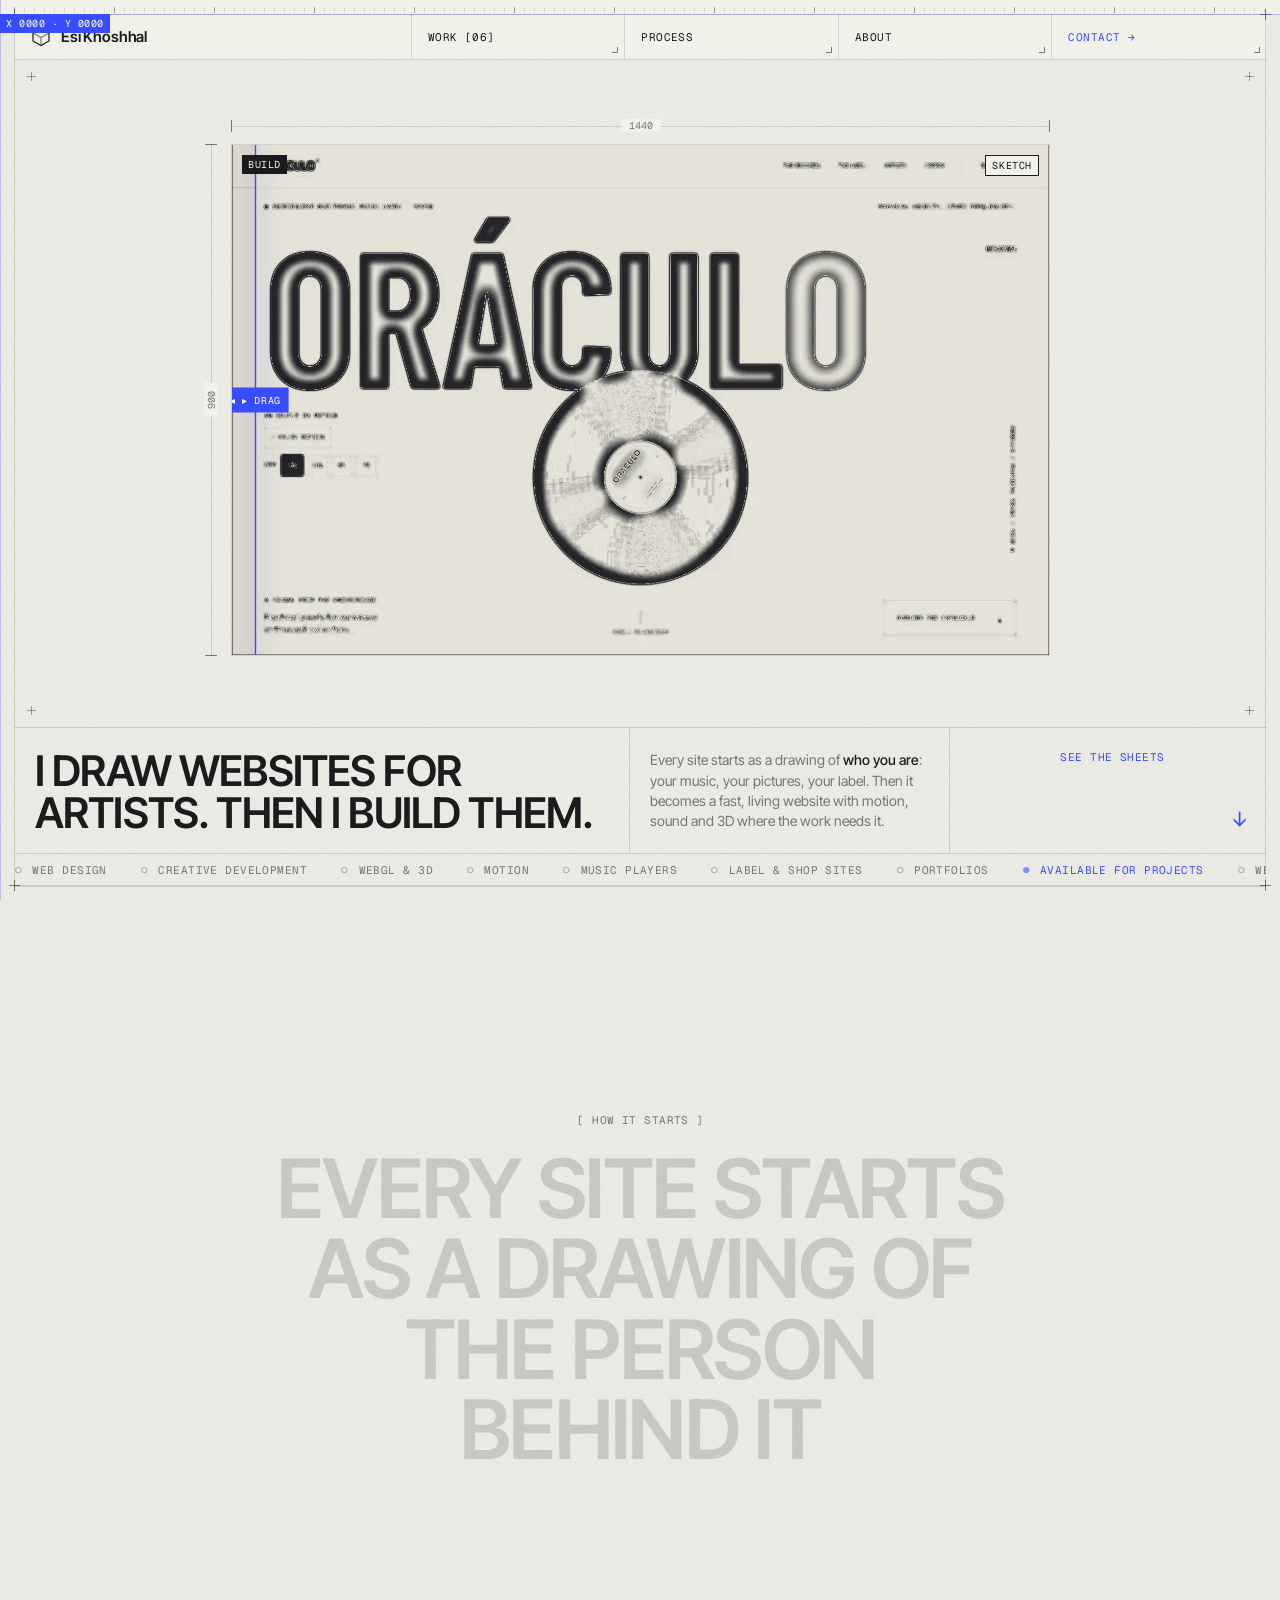
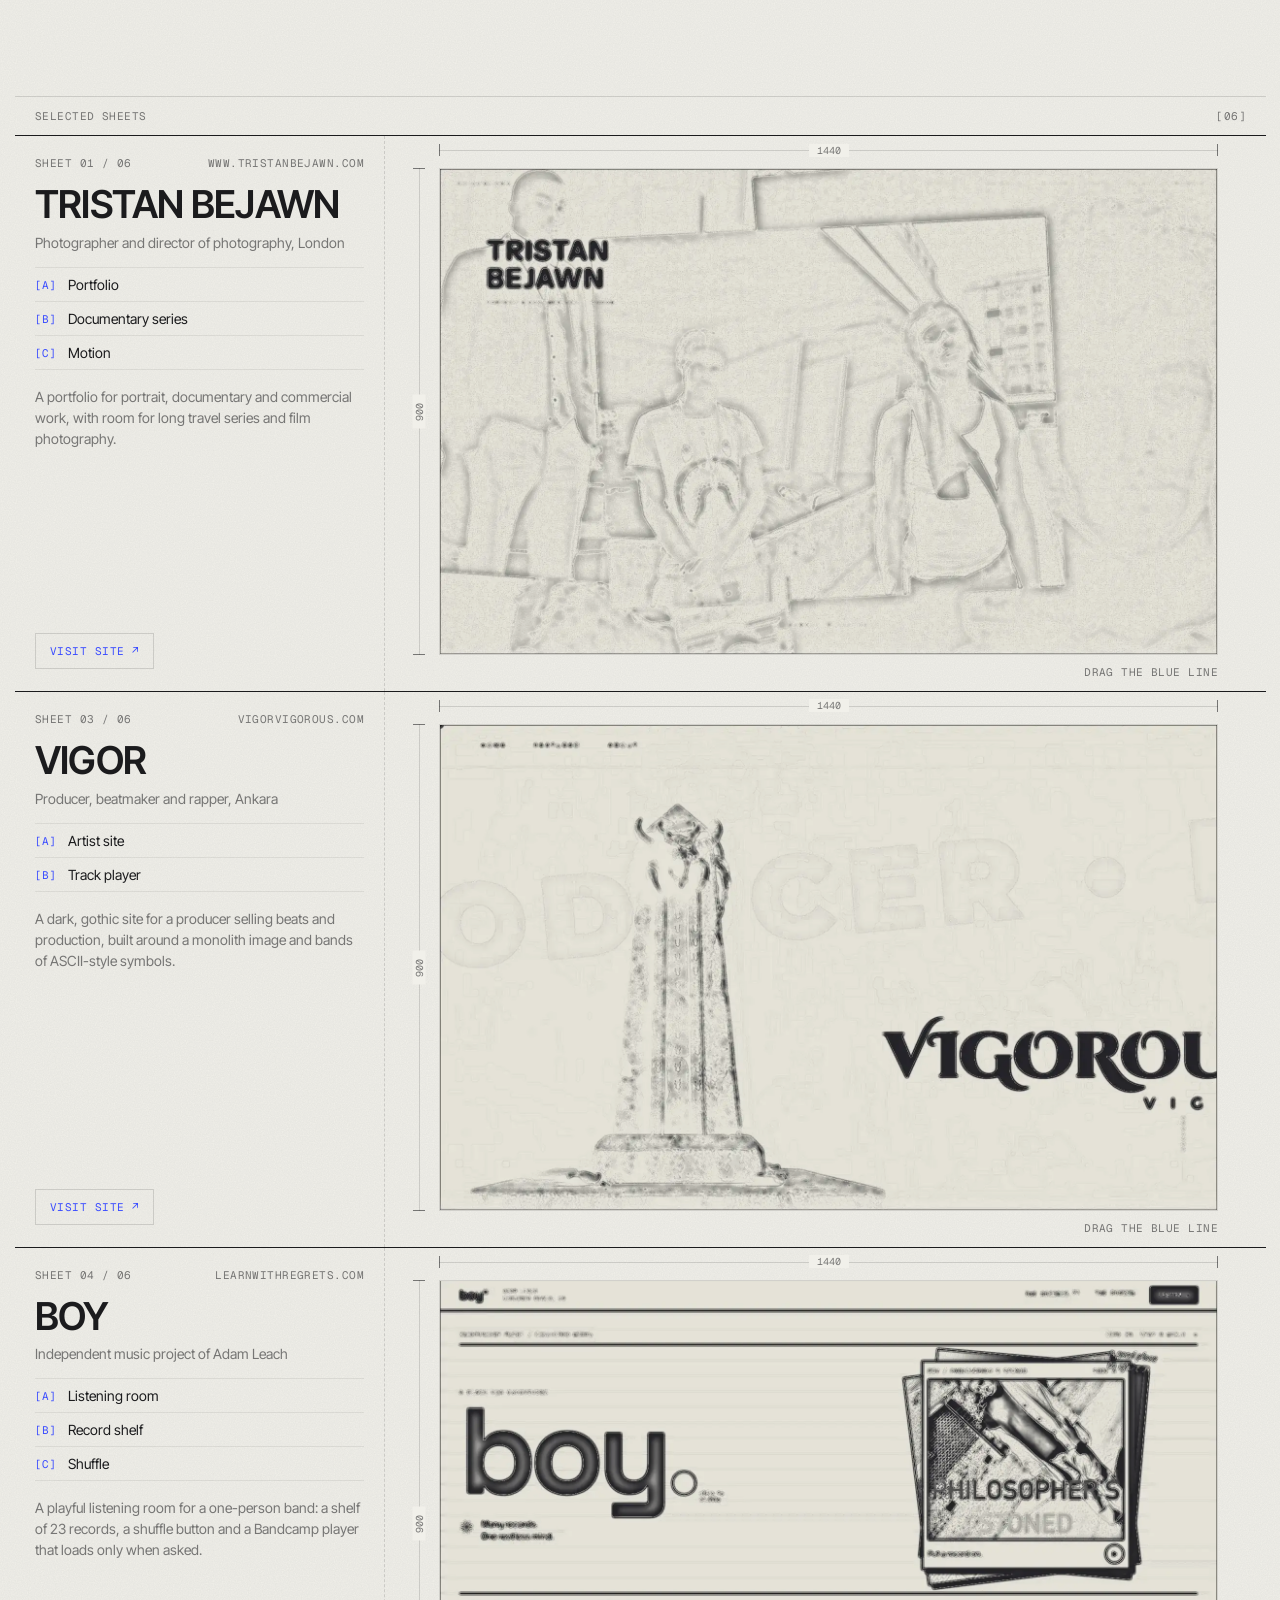
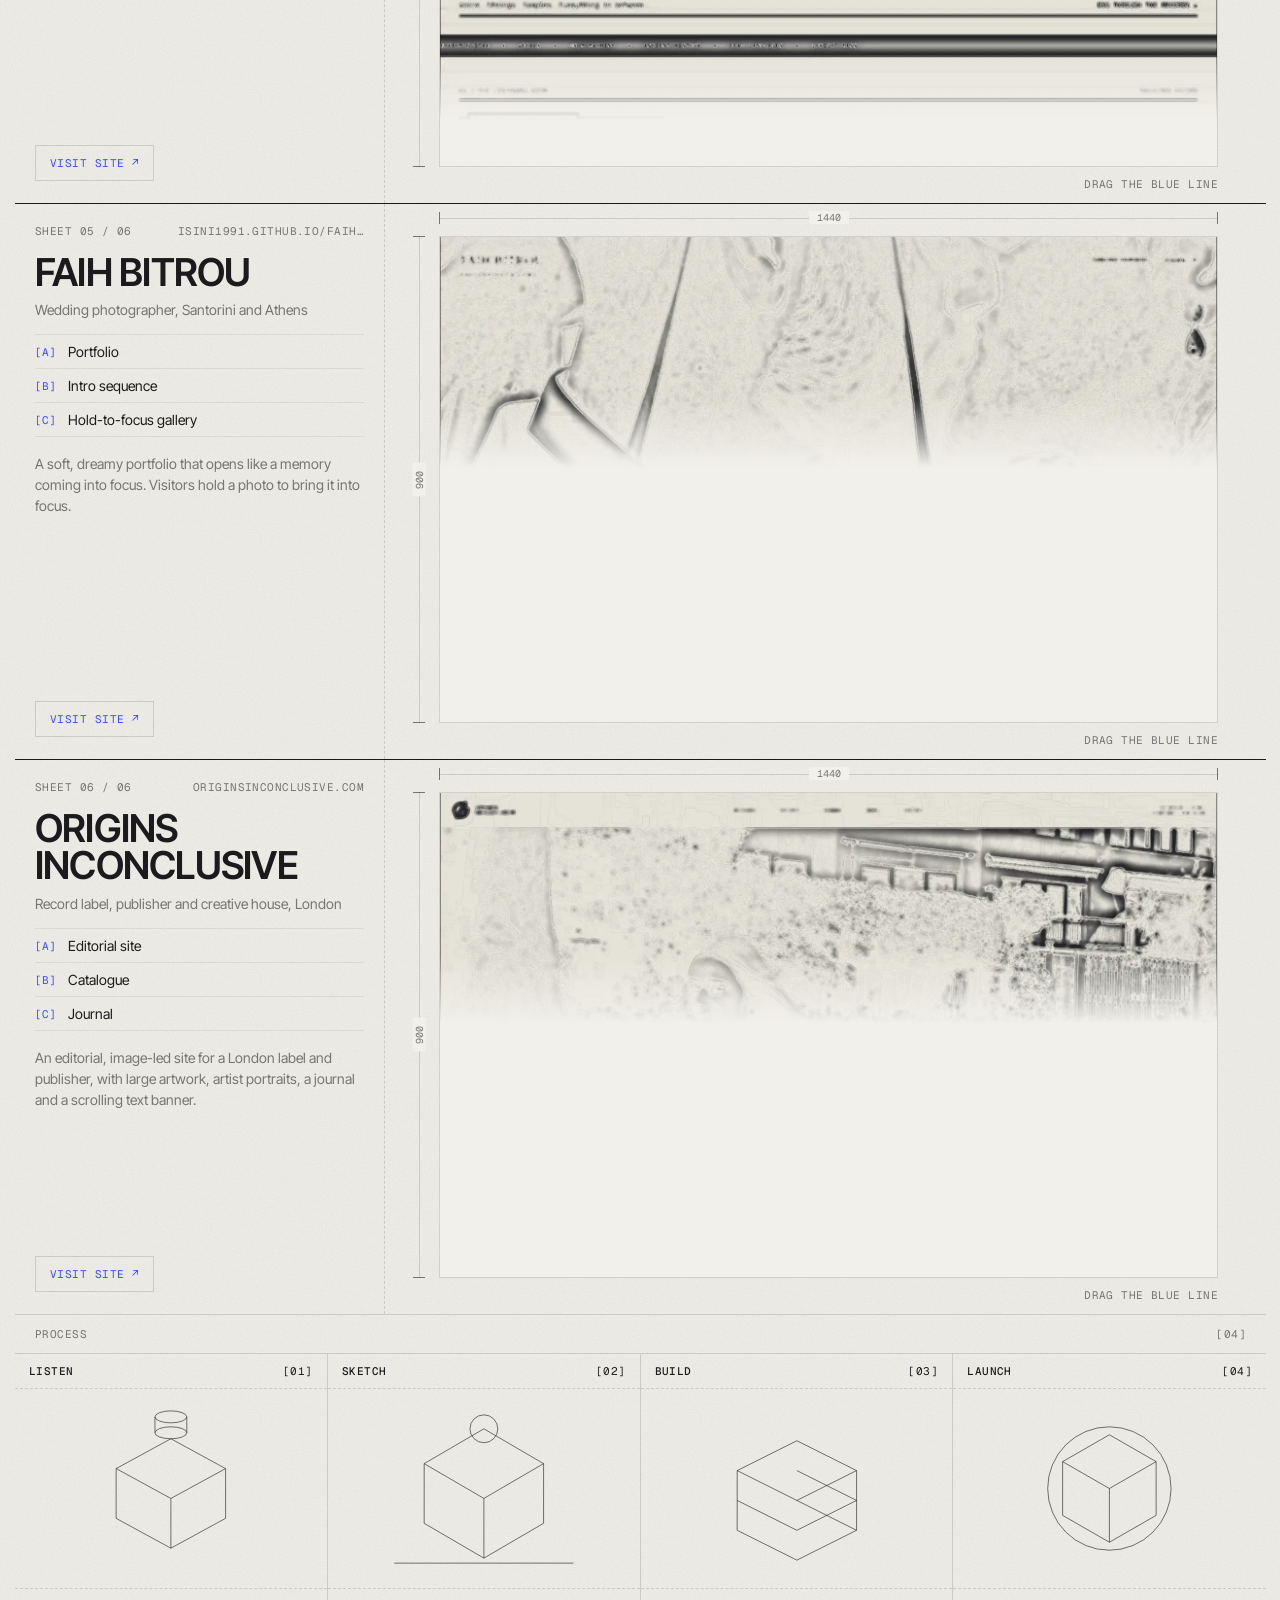
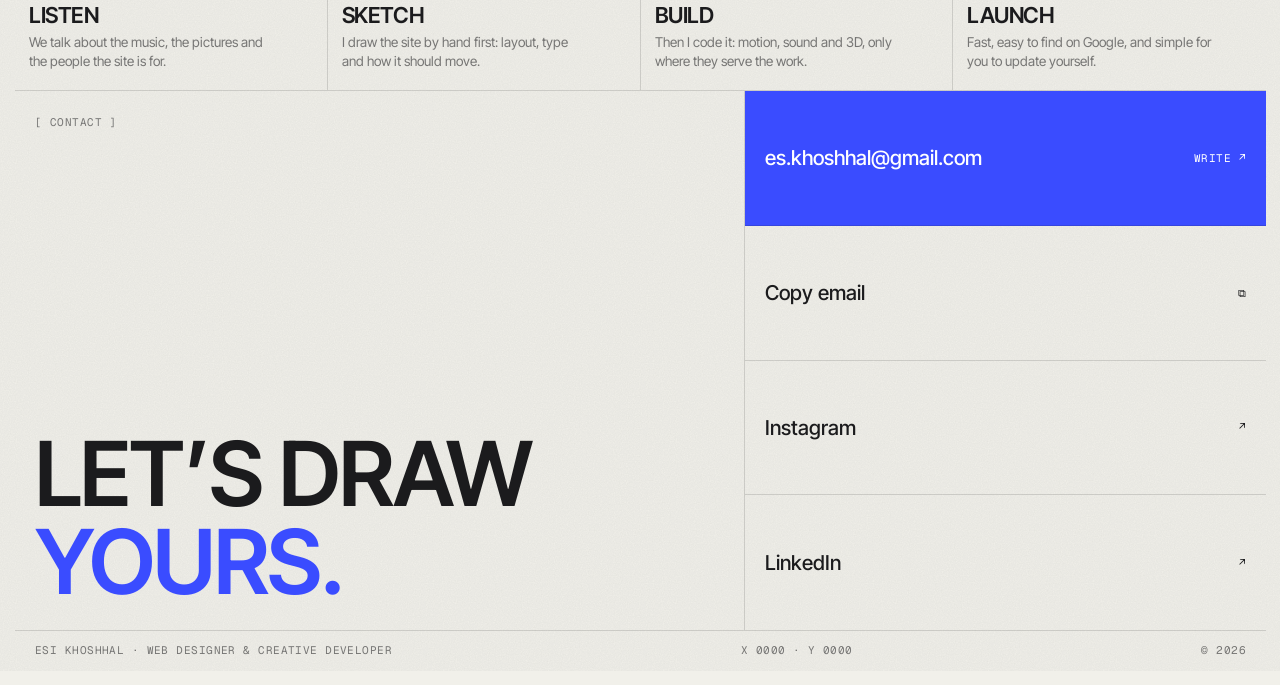
<file: concepts/sketch/index.html>
<!doctype html>
<html lang="en">
<head>
<meta charset="utf-8">
<meta name="viewport" content="width=device-width, initial-scale=1, viewport-fit=cover">
<meta name="robots" content="noindex">
<meta name="theme-color" content="#f1f0ea">
<title>Esi Khoshhal | Sketch to site (concept B)</title>
<link rel="icon" href="../../favicon-32.png">
<link rel="preconnect" href="https://fonts.googleapis.com">
<link rel="preconnect" href="https://fonts.gstatic.com" crossorigin>
<link href="https://fonts.googleapis.com/css2?family=Inter+Tight:wght@400;500;600&family=Geist+Mono:wght@400;500&display=swap" rel="stylesheet">
<style>
  :root {
    --paper:#f1f0ea; --ink:#1b1b1d; --mute:rgba(27,27,29,.56); --line:rgba(27,27,29,.15); --line2:rgba(27,27,29,.08);
    --accent:#3a4cff; --gut:14px; --head:46px;
    --mono:"Geist Mono", ui-monospace, monospace; --sans:"Inter Tight", system-ui, sans-serif;
  }
  * { box-sizing:border-box; margin:0; padding:0; }
  html { background:var(--paper); }
  body { color:var(--ink); font-family:var(--sans); -webkit-font-smoothing:antialiased; background:var(--paper);
    background-image:url("data:image/svg+xml,%3Csvg xmlns='http://www.w3.org/2000/svg' width='220' height='220'%3E%3Cfilter id='n'%3E%3CfeTurbulence type='fractalNoise' baseFrequency='.85' numOctaves='2' stitchTiles='stitch'/%3E%3CfeColorMatrix values='0 0 0 0 0 0 0 0 0 0 0 0 0 0 0 0 0 0 .055 0'/%3E%3C/filter%3E%3Crect width='100%25' height='100%25' filter='url(%23n)'/%3E%3C/svg%3E"); }
  a { color:inherit; text-decoration:none; }
  button { font:inherit; color:inherit; background:none; border:0; cursor:pointer; }
  .mono { font-family:var(--mono); font-size:11px; letter-spacing:.04em; text-transform:uppercase; }
  .up { text-transform:uppercase; font-weight:600; letter-spacing:-.02em; line-height:.98; }

  /* the drafting sheet: a fixed border, corner marks and a ruler */
  .frame { position:fixed; inset:var(--gut); border:1px solid var(--line); pointer-events:none; z-index:30; }
  .frame i { position:absolute; width:11px; height:11px; }
  .frame i::before, .frame i::after { content:""; position:absolute; background:var(--ink); opacity:.55; }
  .frame i::before { left:5px; top:0; width:1px; height:11px; } .frame i::after { top:5px; left:0; height:1px; width:11px; }
  .frame .tl { left:-6px; top:-6px; } .frame .tr { right:-6px; top:-6px; } .frame .bl { left:-6px; bottom:-6px; } .frame .br { right:-6px; bottom:-6px; }
  .ruler { position:fixed; left:var(--gut); right:var(--gut); top:calc(var(--gut) - 7px); height:6px; z-index:30; pointer-events:none;
    background:repeating-linear-gradient(90deg, var(--line) 0 1px, transparent 1px 10px); -webkit-mask:linear-gradient(90deg,#000,#000); opacity:.8; }
  .ruler::after { content:""; position:absolute; inset:0; background:repeating-linear-gradient(90deg, rgba(27,27,29,.35) 0 1px, transparent 1px 100px); }

  /* cursor crosshair and coordinates */
  .xh, .yh { position:fixed; z-index:40; pointer-events:none; background:var(--accent); opacity:.28; display:none; }
  .xh { top:0; bottom:0; width:1px; } .yh { left:0; right:0; height:1px; }
  .coord { position:fixed; z-index:41; pointer-events:none; display:none; padding:3px 6px; background:var(--accent); color:#fff;
    font-family:var(--mono); font-size:10px; letter-spacing:.05em; white-space:nowrap; }
  .fine .xh, .fine .yh, .fine .coord { display:block; }

  .wrap { margin:var(--gut); border-left:1px solid transparent; }

  /* header cells */
  header { position:sticky; top:var(--gut); z-index:20; display:grid; grid-template-columns:minmax(220px,1.3fr) repeat(4, minmax(0,.7fr)); height:var(--head);
    background:rgba(241,240,234,.92); backdrop-filter:blur(6px); -webkit-backdrop-filter:blur(6px); border-bottom:1px solid var(--line); }
  header > * { display:flex; align-items:center; padding:0 16px; border-right:1px solid var(--line); position:relative; }
  header > *:last-child { border-right:0; }
  header a.cell:hover { background:rgba(58,76,255,.06); }
  header .cell::after { content:""; position:absolute; right:6px; bottom:6px; width:5px; height:5px; border-right:1px solid var(--mute); border-bottom:1px solid var(--mute); }
  .logo { gap:10px; font-weight:600; font-size:15px; letter-spacing:-.01em; }
  .logo svg { width:20px; height:20px; }
  header .hot { color:var(--accent); }

  /* hero */
  .hero { min-height:calc(100svh - var(--gut)*2 - var(--head)); display:grid; grid-template-rows:1fr auto auto; }
  .board { position:relative; display:grid; place-items:center; padding:46px 60px 34px; }
  .board .plus { position:absolute; width:9px; height:9px; }
  .board .plus::before, .board .plus::after { content:""; position:absolute; background:var(--ink); opacity:.4; }
  .board .plus::before { left:4px; width:1px; height:9px; } .board .plus::after { top:4px; height:1px; width:9px; }
  .dim { position:relative; width:min(64vw, calc((100svh - 330px) * 1.6)); }
  .dim .w, .dim .h { position:absolute; display:flex; align-items:center; justify-content:center; color:var(--mute); }
  .dim .w { left:0; right:0; top:-24px; height:12px; }
  .dim .w::before { content:""; position:absolute; left:0; right:0; top:6px; height:1px; background:var(--line); }
  .dim .w::after { content:""; position:absolute; left:0; right:0; top:0; height:12px; border-left:1px solid var(--mute); border-right:1px solid var(--mute); }
  .dim .w span, .dim .h span { position:relative; background:var(--paper); padding:0 8px; z-index:1; font-family:var(--mono); font-size:10px; }
  .dim .h { top:0; bottom:0; left:-26px; width:12px; }
  .dim .h::before { content:""; position:absolute; top:0; bottom:0; left:6px; width:1px; background:var(--line); }
  .dim .h::after { content:""; position:absolute; top:0; bottom:0; left:0; width:12px; border-top:1px solid var(--mute); border-bottom:1px solid var(--mute); }
  .dim .h span { transform:rotate(-90deg); white-space:nowrap; }

  /* sketch / build comparison */
  .cmp { position:relative; aspect-ratio:16/10; overflow:hidden; border:1px solid var(--line); background:var(--paper); touch-action:pan-y;
    cursor:ew-resize; user-select:none; -webkit-user-select:none; --x:0; --d:-20; }
  .cmp img { position:absolute; inset:0; width:100%; height:100%; object-fit:cover; pointer-events:none; -webkit-user-drag:none; }
  .cmp .sk { -webkit-mask:linear-gradient(180deg,#000 calc(var(--d)*1%), transparent calc(var(--d)*1% + 14%)); mask:linear-gradient(180deg,#000 calc(var(--d)*1%), transparent calc(var(--d)*1% + 14%)); mix-blend-mode:multiply; }
  .cmp .real { clip-path:inset(0 calc(100% - var(--x)*1%) 0 0); }
  .cmp .scan { position:absolute; top:0; bottom:0; left:calc(var(--x)*1%); width:1px; background:var(--accent); box-shadow:0 0 0 .5px rgba(58,76,255,.4), 0 0 24px 2px rgba(58,76,255,.35); opacity:0; transition:opacity .3s; }
  .cmp.on .scan { opacity:1; }
  .cmp .knob { position:absolute; top:50%; left:0; transform:translate(-50%,-50%); display:flex; align-items:center; gap:6px; padding:6px 8px; background:var(--accent); color:#fff;
    font-family:var(--mono); font-size:10px; letter-spacing:.06em; white-space:nowrap; }
  .cmp .tag { position:absolute; top:10px; padding:3px 6px; font-family:var(--mono); font-size:10px; letter-spacing:.06em; text-transform:uppercase; opacity:0; transition:opacity .4s; }
  .cmp.on .tag { opacity:1; }
  .cmp .tag.b { left:10px; background:var(--ink); color:var(--paper); }
  .cmp .tag.s { right:10px; border:1px solid var(--ink); background:var(--paper); }
  .cmp .pin { position:absolute; width:8px; height:8px; background:var(--accent); transform:translate(-50%,-50%); }

  .lead { display:grid; grid-template-columns:1.5fr 1fr .55fr; border-top:1px solid var(--line); }
  .lead > * { padding:22px 20px 20px; border-right:1px solid var(--line); }
  .lead > *:last-child { border-right:0; }
  .lead h1 { font-size:clamp(30px,3.3vw,52px); }
  .lead p { font-size:14px; line-height:1.45; color:var(--mute); max-width:40ch; }
  .lead p b { color:var(--ink); font-weight:500; }
  .lead .go { display:flex; flex-direction:column; justify-content:space-between; color:var(--accent); }
  .lead .go:hover { background:rgba(58,76,255,.06); }
  .lead .go .ar { font-size:22px; align-self:flex-end; }
  .ticker { border-top:1px solid var(--line); overflow:hidden; white-space:nowrap; color:var(--mute); }
  .ticker div { display:inline-flex; gap:34px; padding:9px 0; animation:tick 40s linear infinite; }
  .ticker span::before { content:"○"; margin-right:10px; opacity:.6; }
  .ticker span.hot { color:var(--accent); } .ticker span.hot::before { content:"●"; }
  @keyframes tick { to { transform:translateX(-50%); } }

  /* statement */
  .state { min-height:90svh; display:grid; place-items:center; text-align:center; border-top:1px solid var(--line); padding:80px 20px; position:relative; }
  .state .mono { color:var(--mute); margin-bottom:22px; display:block; }
  .state h2 { font-size:clamp(40px,6.4vw,104px); max-width:14ch; margin:auto; }
  .state h2 .w { color:rgba(27,27,29,.16); transition:color .5s; }
  .state h2 .w.lit { color:var(--ink); }
  .state h2 .w.acc.lit { color:var(--accent); }

  /* work sheets */
  .work-head { display:flex; justify-content:space-between; align-items:center; border-top:1px solid var(--line); padding:12px 20px; color:var(--mute); }
  .sheet { display:grid; grid-template-columns:minmax(300px,.42fr) 1fr; border-top:1px solid var(--line); position:relative; }
  .sheet::before { content:""; position:absolute; left:0; top:-1px; height:1px; width:100%; background:var(--ink); transform:scaleX(0); transform-origin:left; transition:transform 1.2s cubic-bezier(.6,0,.2,1); }
  .sheet.in::before { transform:scaleX(1); }
  .sheet .info { padding:20px 20px 22px; border-right:1px dashed var(--line); display:flex; flex-direction:column; gap:16px; }
  .sheet .meta { display:flex; justify-content:space-between; color:var(--mute); }
  .sheet h3 { font-size:clamp(30px,3vw,46px); }
  .sheet .client { font-size:14px; color:var(--mute); margin-top:-6px; }
  .sheet ul { list-style:none; border-top:1px solid var(--line2); }
  .sheet li { display:flex; gap:12px; padding:8px 0; border-bottom:1px solid var(--line2); font-size:14px; }
  .sheet li span { font-family:var(--mono); font-size:11px; color:var(--accent); padding-top:2px; }
  .sheet .sum { font-size:14px; line-height:1.5; color:var(--mute); }
  .sheet .links { margin-top:auto; display:flex; gap:0; border:1px solid var(--line); align-self:flex-start; }
  .sheet .links a { padding:10px 14px; }
  .sheet .links a + a { border-left:1px solid var(--line); }
  .sheet .links a.v { color:var(--accent); }
  .sheet .links a:hover { background:rgba(58,76,255,.06); }
  .sheet .art { padding:32px 48px 36px 54px; position:relative; }
  .sheet .art .dim { width:100%; }
  .sheet .hint { position:absolute; right:48px; bottom:12px; color:var(--mute); }

  /* process */
  .proc { display:grid; grid-template-columns:repeat(4,1fr); border-top:1px solid var(--line); }
  .proc > div { border-right:1px solid var(--line); display:flex; flex-direction:column; }
  .proc > div:last-child { border-right:0; }
  .proc .hd { display:flex; justify-content:space-between; padding:10px 14px; border-bottom:1px dashed var(--line); }
  .proc .hd b { font-weight:500; }
  .proc svg { width:100%; height:200px; display:block; border-bottom:1px dashed var(--line); }
  .proc svg path, .proc svg circle, .proc svg ellipse { fill:none; stroke:var(--ink); stroke-width:1; stroke-opacity:.6; vector-effect:non-scaling-stroke;
    stroke-dasharray:var(--len, 600); stroke-dashoffset:var(--len, 600); transition:stroke-dashoffset 1.8s cubic-bezier(.4,0,.2,1); }
  .proc .in svg path, .proc .in svg circle, .proc .in svg ellipse { stroke-dashoffset:0; }
  .proc h4 { font-size:22px; padding:16px 14px 6px; }
  .proc p { font-size:13.5px; line-height:1.45; color:var(--mute); padding:0 14px 18px; max-width:34ch; }

  /* contact */
  .contact { display:grid; grid-template-columns:1.4fr 1fr; border-top:1px solid var(--line); min-height:60svh; }
  .contact .big { padding:24px 20px; display:flex; flex-direction:column; justify-content:space-between; border-right:1px solid var(--line); }
  .contact h2 { font-size:clamp(44px,7vw,120px); }
  .contact h2 em { font-style:normal; color:var(--accent); }
  .contact .cells { display:grid; grid-template-rows:repeat(4,1fr); }
  .contact .cells a, .contact .cells button { display:flex; justify-content:space-between; align-items:center; padding:0 20px; border-bottom:1px solid var(--line); text-align:left; }
  .contact .cells a:hover, .contact .cells button:hover { background:rgba(58,76,255,.06); }
  .contact .cells .mail { background:var(--accent); color:#fff; }
  .contact .cells .mail:hover { background:#2f40e6; }
  .contact .cells > *:last-child { border-bottom:0; }
  .contact .cells b { font-weight:500; font-size:clamp(18px,1.6vw,24px); }
  footer { display:flex; justify-content:space-between; gap:20px; border-top:1px solid var(--line); padding:12px 20px 14px; color:var(--mute); flex-wrap:wrap; }

  /* reveal */
  .rv { opacity:0; transform:translateY(14px); transition:opacity .8s, transform .8s cubic-bezier(.2,.7,.2,1); }
  .rv.in { opacity:1; transform:none; }

  @media (max-width:860px) {
    :root { --gut:8px; --head:42px; }
    header { grid-template-columns:1fr auto; }
    header .opt { display:none; }
    .board { padding:40px 18px 24px 34px; }
    .dim { width:100%; }
    .lead { grid-template-columns:1fr; }
    .lead > * { border-right:0; border-bottom:1px solid var(--line); }
    .lead .go { flex-direction:row; align-items:center; padding:14px 20px; }
    .sheet { grid-template-columns:1fr; }
    .sheet .info { border-right:0; border-bottom:1px dashed var(--line); }
    .sheet .art { padding:34px 16px 34px 38px; order:-1; }
    .sheet .hint { right:16px; bottom:10px; }
    .proc { grid-template-columns:1fr 1fr; }
    .proc > div:nth-child(2) { border-right:0; }
    .proc > div:nth-child(-n+2) { border-bottom:1px solid var(--line); }
    .proc svg { height:140px; }
    .contact { grid-template-columns:1fr; }
    .contact .big { border-right:0; border-bottom:1px solid var(--line); min-height:40svh; }
    .contact .cells a, .contact .cells button { padding:18px 20px; }
  }
  @media (prefers-reduced-motion:reduce) { .ticker div { animation:none; } .rv { opacity:1; transform:none; } }
</style>
</head>
<body>
<div class="frame"><i class="tl"></i><i class="tr"></i><i class="bl"></i><i class="br"></i></div>
<div class="ruler"></div>
<div class="xh" id="xh"></div><div class="yh" id="yh"></div><div class="coord" id="coord">X 0000 · Y 0000</div>

<div class="wrap">
  <header>
    <a class="logo" href="#top">
      <svg viewBox="0 0 20 20" fill="none" stroke="currentColor" stroke-width="1.2"><path d="M10 1.5 18 6v8l-8 4.5L2 14V6z"/><path d="M2 6l8 4.5L18 6M10 10.5V18.5" opacity=".55"/></svg>
      Esi Khoshhal
    </a>
    <a class="cell mono opt" href="#work">Work [06]</a>
    <a class="cell mono opt" href="#process">Process</a>
    <a class="cell mono opt" href="../../#about">About</a>
    <a class="cell mono hot" href="#contact">Contact →</a>
  </header>

  <section class="hero" id="top">
    <div class="board">
      <i class="plus" style="left:12px;top:12px"></i><i class="plus" style="right:12px;top:12px"></i>
      <i class="plus" style="left:12px;bottom:12px"></i><i class="plus" style="right:12px;bottom:12px"></i>
      <div class="dim">
        <div class="w"><span>1440</span></div><div class="h"><span>900</span></div>
        <div class="cmp" id="heroCmp" data-park="56">
          <img class="real" src="img/oraculo-desktop.webp" alt="Oráculo Records, the finished site">
          <img class="sk" src="img/oraculo-sketch.webp" alt="">
          <div class="scan"><div class="knob">◂ ▸ DRAG</div></div>
          <span class="tag b">Build</span><span class="tag s">Sketch</span>
        </div>
      </div>
    </div>
    <div class="lead">
      <h1 class="up rv">I draw websites for artists. Then I build them.</h1>
      <p class="rv">Every site starts as a drawing of <b>who you are</b>: your music, your pictures, your label. Then it becomes a fast, living website with motion, sound and 3D where the work needs it.</p>
      <a class="go mono rv" href="#work"><span>See the sheets</span><span class="ar">↓</span></a>
    </div>
    <div class="ticker mono"><div id="tick"></div></div>
  </section>

  <section class="state" id="process-intro">
    <div><span class="mono">[ How it starts ]</span>
      <h2 class="up" id="stmt">Every site starts as a <span class="acc">drawing</span> of the person behind it</h2></div>
  </section>

  <div class="work-head mono" id="work"><span>Selected sheets</span><span>[06]</span></div>
  <div id="sheets"></div>

  <section id="process">
    <div class="work-head mono"><span>Process</span><span>[04]</span></div>
    <div class="proc">
      <div class="rvp"><div class="hd mono"><b>Listen</b><span>[01]</span></div>
        <svg viewBox="0 0 300 200"><path d="M150 50 205 80 150 110 95 80Z"/><path d="M95 80v50l55 30 55-30V80"/><path d="M150 110v50"/><ellipse cx="150" cy="44" rx="16" ry="6"/><path d="M134 44v-16M166 44v-16"/><ellipse cx="150" cy="28" rx="16" ry="6"/></svg>
        <h4 class="up">Listen</h4><p>We talk about the music, the pictures and the people the site is for.</p></div>
      <div class="rvp"><div class="hd mono"><b>Sketch</b><span>[02]</span></div>
        <svg viewBox="0 0 300 200"><path d="M150 40 210 75v60l-60 35-60-35V75Z"/><path d="M90 75l60 35 60-35M150 110v60"/><circle cx="150" cy="40" r="14"/><path d="M60 175h180" stroke-dasharray="4 4"/></svg>
        <h4 class="up">Sketch</h4><p>I draw the site by hand first: layout, type and how it should move.</p></div>
      <div class="rvp"><div class="hd mono"><b>Build</b><span>[03]</span></div>
        <svg viewBox="0 0 300 200"><path d="M150 52 210 82 150 112 90 82Z"/><path d="M150 82 210 112 150 142 90 112"/><path d="M150 112 210 142 150 172 90 142"/><path d="M90 82v60M210 82v60"/></svg>
        <h4 class="up">Build</h4><p>Then I code it: motion, sound and 3D, only where they serve the work.</p></div>
      <div class="rvp"><div class="hd mono"><b>Launch</b><span>[04]</span></div>
        <svg viewBox="0 0 300 200"><circle cx="150" cy="100" r="62"/><path d="M150 46 197 73v54l-47 27-47-27V73Z"/><path d="M103 73l47 27 47-27M150 100v54"/></svg>
        <h4 class="up">Launch</h4><p>Fast, easy to find on Google, and simple for you to update yourself.</p></div>
    </div>
  </section>

  <section class="contact" id="contact">
    <div class="big">
      <span class="mono" style="color:var(--mute)">[ Contact ]</span>
      <h2 class="up rv">Let’s draw <em>yours.</em></h2>
    </div>
    <div class="cells">
      <a class="mail" href="mailto:es.khoshhal@gmail.com"><b>es.khoshhal@gmail.com</b><span class="mono">Write ↗</span></a>
      <button id="copy"><b>Copy email</b><span class="mono" id="copied">⧉</span></button>
      <a href="https://www.instagram.com/xoshhaal/" target="_blank" rel="noopener"><b>Instagram</b><span class="mono">↗</span></a>
      <a href="https://www.linkedin.com/in/esmaeil-khoshhal-30028b52/" target="_blank" rel="noopener"><b>LinkedIn</b><span class="mono">↗</span></a>
    </div>
  </section>
  <footer class="mono"><span>Esi Khoshhal · Web designer &amp; creative developer</span><span id="fcoord">X 0000 · Y 0000</span><span>© 2026</span></footer>
</div>

<script src="../../projects.js"></script>
<script>
(() => {
const PICK = [
  ["Tristan Bejawn", "tristanbejawn"],
  ["The Monolith Project", "themonolithproject", "themonolithproject-scene-poster.webp"],
  ["VIGOR", "vigorvigorous"],
  ["boy", "learnwithregrets"],
  ["Faih Bitrou", "faih-bitrou"],
  ["Origins Inconclusive", "originsinconclusive"],
];
const all = window.PROJECTS || [];
const L = "ABCDEFG";
document.getElementById("sheets").innerHTML = PICK.map(([t, slug, real], i) => {
  const p = all.find(x => x.title === t); if (!p) return "";
  const parts = p.medium.split(",").map(s => s.trim()).filter(Boolean);
  const host = p.url.replace(/^https?:\/\//, "").replace(/\/$/, "");
  return `<article class="sheet">
    <div class="info rv">
      <div class="meta mono"><span>Sheet ${String(i+1).padStart(2,"0")} / ${String(PICK.length).padStart(2,"0")}</span><span>${host.length > 26 ? host.slice(0, 24) + "…" : host}</span></div>
      <div><h3 class="up">${p.title}</h3></div>
      <div class="client">${p.client}</div>
      <ul>${parts.map((m, k) => `<li><span>[${L[k]}]</span>${m[0].toUpperCase() + m.slice(1)}</li>`).join("")}</ul>
      <p class="sum">${p.summary}</p>
      <div class="links mono"><a class="v" href="${p.url}" target="_blank" rel="noopener">Visit site ↗</a></div>
    </div>
    <div class="art">
      <div class="dim"><div class="w"><span>1440</span></div><div class="h"><span>900</span></div>
        <div class="cmp" data-park="${[58, 46, 62, 50, 55, 44][i]}">
          <img class="real" loading="lazy" src="img/${real || `${slug}-desktop.webp`}" alt="${p.title}, the finished site">
          <img class="sk" loading="lazy" src="img/${slug}-sketch.webp" alt="">
          <div class="scan"><div class="knob">◂ ▸ DRAG</div></div>
          <span class="tag b">Build</span><span class="tag s">Sketch</span>
        </div>
      </div>
      <span class="hint mono">Drag the blue line</span>
    </div>
  </article>`;
}).join("");

document.getElementById("tick").innerHTML = (s => s + s)(["Web design", "Creative development", "WebGL & 3D", "Motion", "Music players", "Label & shop sites", "Portfolios", "Available for projects"]
  .map((w, i) => `<span class="${i === 7 ? "hot" : ""}">${w}</span>`).join(""));

/* draw, then scan: the sketch draws in top to bottom, then the blue line turns it into the real site */
const reduce = matchMedia("(prefers-reduced-motion: reduce)").matches;
const ease = t => t < .5 ? 4*t*t*t : 1 - Math.pow(-2*t + 2, 3) / 2;
function tween(el, prop, from, to, ms, done) {
  if (reduce) { el.style.setProperty(prop, to); done && done(); return; }
  const st = performance.now();
  (function f(n) { const p = Math.min(1, (n - st) / ms); el.style.setProperty(prop, from + (to - from) * ease(p)); if (p < 1) requestAnimationFrame(f); else done && done(); })(st);
}
function play(cmp) {
  if (cmp.dataset.played) return; cmp.dataset.played = 1;
  cmp.style.setProperty("--x", 0);
  tween(cmp, "--d", -20, 110, 1500, () => { cmp.classList.add("on"); tween(cmp, "--x", 0, +cmp.dataset.park, 1700); });
}
function drag(cmp) {
  let down = false;
  const set = e => { const r = cmp.getBoundingClientRect(); cmp.style.setProperty("--x", Math.max(0, Math.min(100, (e.clientX - r.left) / r.width * 100))); };
  cmp.addEventListener("pointerdown", e => { down = true; cmp.dataset.played = 1; cmp.style.setProperty("--d", 110); cmp.classList.add("on"); set(e); cmp.setPointerCapture(e.pointerId); });
  cmp.addEventListener("pointermove", e => { if (down) set(e); });
  cmp.addEventListener("pointerup", () => down = false); cmp.addEventListener("pointercancel", () => down = false);
}
document.querySelectorAll(".cmp").forEach(drag);

const io = new IntersectionObserver(es => es.forEach(e => {
  if (!e.isIntersecting) return;
  const el = e.target;
  if (el.classList.contains("cmp")) play(el); else el.classList.add("in");
  io.unobserve(el);
}), { threshold: .35 });
document.querySelectorAll(".cmp, .rv, .sheet, .rvp").forEach(el => io.observe(el));
document.querySelectorAll(".proc svg").forEach(svg => svg.querySelectorAll("path,circle,ellipse").forEach(s => {
  try { s.style.setProperty("--len", Math.ceil(s.getTotalLength() + 2)); } catch (_) {} }));
document.querySelectorAll(".rvp").forEach(el => io.observe(el));
const procIO = new IntersectionObserver(es => es.forEach(e => { if (e.isIntersecting) { e.target.classList.add("in"); procIO.unobserve(e.target); } }), { threshold: .3 });
document.querySelectorAll(".rvp").forEach(el => procIO.observe(el));

/* the statement lights word by word as it crosses the screen */
const st = document.getElementById("stmt");
st.innerHTML = st.innerHTML.replace(/<span class="acc">(.*?)<\/span>/, "§$1§").split(" ").map(w =>
  w.startsWith("§") ? `<span class="w acc">${w.replace(/§/g, "")}</span>` : `<span class="w">${w}</span>`).join(" ");
const words = [...st.querySelectorAll(".w")];
function light() {
  const r = st.getBoundingClientRect(), vh = innerHeight;
  const p = Math.max(0, Math.min(1, (vh * .85 - r.top) / (r.height + vh * .35)));
  words.forEach((w, i) => w.classList.toggle("lit", i < Math.round(p * words.length * 1.15)));
}
addEventListener("scroll", light, { passive: true }); light();

/* crosshair with live coordinates (mouse only) */
if (matchMedia("(hover: hover) and (pointer: fine)").matches && !reduce) {
  document.documentElement.classList.add("fine");
  const xh = document.getElementById("xh"), yh = document.getElementById("yh"), c = document.getElementById("coord"), fc = document.getElementById("fcoord");
  addEventListener("pointermove", e => {
    const x = Math.round(e.clientX), y = Math.round(e.clientY + scrollY);
    xh.style.transform = `translateX(${e.clientX}px)`; yh.style.transform = `translateY(${e.clientY}px)`;
    const overCmp = e.target.closest && e.target.closest(".cmp");
    const txt = `X ${String(x).padStart(4,"0")} · Y ${String(y).padStart(4,"0")}${overCmp ? " · DRAG" : ""}`;
    c.textContent = txt; fc.textContent = txt.replace(" · DRAG", "");
    c.style.transform = `translate(${e.clientX + 14}px, ${e.clientY + 14}px)`;
  }, { passive: true });
}

document.getElementById("copy").onclick = () => {
  navigator.clipboard && navigator.clipboard.writeText("es.khoshhal@gmail.com").then(() => { document.getElementById("copied").textContent = "Copied ✓"; });
};
})();
</script>
</body>
</html>
</file>
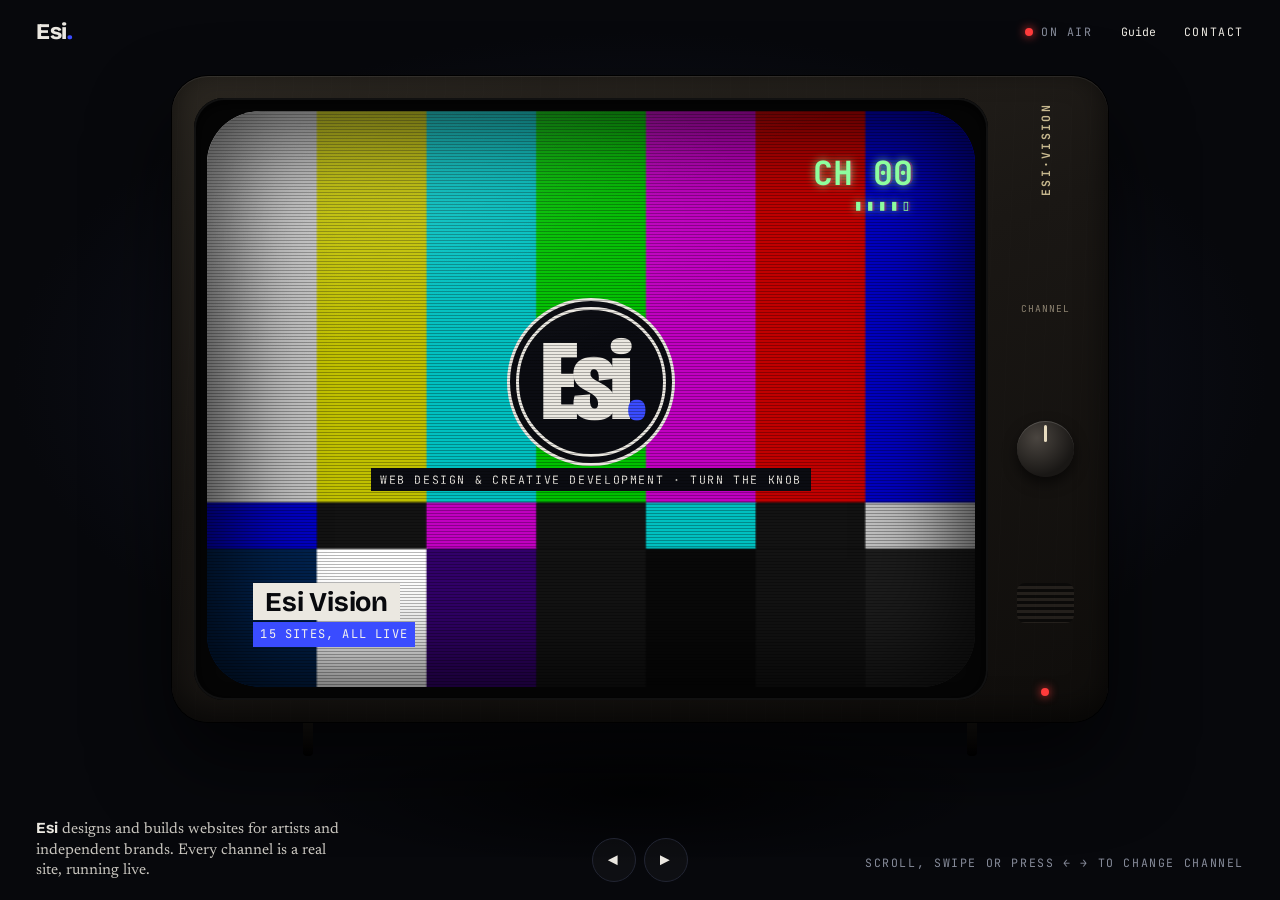
<file: concepts/tv/index.html>
<!doctype html>
<html lang="en">
<head>
<meta charset="utf-8">
<meta name="viewport" content="width=device-width, initial-scale=1, viewport-fit=cover">
<meta name="robots" content="noindex">
<title>Esi Vision, concept A</title>
<link rel="icon" type="image/png" sizes="32x32" href="../../favicon-32.png">
<link rel="preconnect" href="https://fonts.googleapis.com">
<link rel="preconnect" href="https://fonts.gstatic.com" crossorigin>
<link rel="stylesheet" href="https://fonts.googleapis.com/css2?family=Bricolage+Grotesque:opsz,wdth,wght@12..96,75..100,300..800&family=JetBrains+Mono:wght@400;500;700&family=Newsreader:ital,opsz,wght@0,6..72,300..600;1,6..72,300..600&display=swap">
<style>
:root {
  --bg: #07080c; --ink: #ebe8e1; --muted: #868b9a; --line: #222533; --klein: #3a4cff; --phosphor: #8dff9e;
  --f-display: "Bricolage Grotesque", "Helvetica Neue", Arial, sans-serif;
  --f-body: "Newsreader", Georgia, serif;
  --f-mono: "JetBrains Mono", ui-monospace, Menlo, Consolas, monospace;
  --ease: cubic-bezier(.2, .7, .1, 1);
  color-scheme: dark;
}
* { box-sizing: border-box; }
html, body { margin: 0; height: 100%; background: var(--bg); color: var(--ink); }
body {
  font-family: var(--f-body); overflow: hidden; overscroll-behavior: none;
  background:
    radial-gradient(70% 55% at 50% 42%, #161a2e 0%, transparent 70%),
    radial-gradient(40% 12% at 50% 88%, rgb(0 0 0 / .7), transparent 70%),
    var(--bg);
}
a { color: inherit; }
button { font: inherit; color: inherit; }
.label { font-family: var(--f-mono); font-size: .72rem; letter-spacing: .14em; text-transform: uppercase; }

/* ---------- top bar ---------- */
.bar { position: fixed; inset: 0 0 auto; z-index: 10; display: flex; justify-content: space-between; align-items: center; padding: 18px clamp(16px, 3vw, 36px); }
.wordmark { font-family: var(--f-display); font-weight: 800; font-size: 1.4rem; text-decoration: none; letter-spacing: -.02em; }
.wordmark span { color: var(--klein); }
.bar nav { display: flex; gap: clamp(12px, 2.4vw, 28px); align-items: center; }
.bar nav a, .bar nav button { background: none; border: 0; padding: 0; cursor: pointer; text-decoration: none; color: var(--ink); }
.bar nav a:hover, .bar nav button:hover { color: var(--klein); }
.onair { display: inline-flex; align-items: center; gap: 8px; color: var(--muted); }
.onair::before { content: ""; width: 8px; height: 8px; border-radius: 50%; background: #ff3b3b; box-shadow: 0 0 10px #ff3b3b; animation: blink 1.6s steps(2) infinite; }
@keyframes blink { 50% { opacity: .2; } }
@media (max-width: 640px) { .onair { display: none; } }

/* ---------- stage ---------- */
.stage { position: fixed; inset: 0; display: grid; place-items: center; padding: 76px 16px 150px; }
.tv { position: relative; width: min(90vw, 104svh, 1100px); }
.cabinet {
  position: relative; display: grid; grid-template-columns: 1fr clamp(70px, 9%, 120px); gap: clamp(12px, 2%, 26px);
  padding: clamp(14px, 2.4%, 30px); border-radius: clamp(18px, 3vw, 36px);
  background: linear-gradient(160deg, #2a2620 0%, #1a1714 45%, #0f0d0b 100%);
  box-shadow: inset 0 1px 0 rgb(255 255 255 / .08), inset 0 -10px 30px rgb(0 0 0 / .6), 0 40px 80px rgb(0 0 0 / .65), 0 0 0 1px #000;
}
.cabinet::before { /* wood grain */
  content: ""; position: absolute; inset: 0; border-radius: inherit; pointer-events: none; opacity: .18; mix-blend-mode: overlay;
  background: repeating-linear-gradient(92deg, transparent 0 7px, rgb(255 255 255 / .12) 7px 8px, transparent 8px 19px);
}
.bezel { position: relative; padding: clamp(8px, 1.6%, 18px); border-radius: clamp(14px, 2.4vw, 30px); background: #050505; box-shadow: inset 0 0 0 2px #111, inset 0 4px 18px #000; }
.screen {
  position: relative; aspect-ratio: 4 / 3; overflow: hidden; background: #000;
  border-radius: 7% / 9%; isolation: isolate;
  box-shadow: inset 0 0 60px rgb(0 0 0 / .9);
}
.screen.is-on { animation: flicker 6s infinite; }
@keyframes flicker { 0%, 100% { filter: brightness(1); } 48% { filter: brightness(1); } 49% { filter: brightness(1.08); } 50% { filter: brightness(.96); } }
.feed { position: absolute; inset: 0; transform-origin: 50% 50%; }
.feed iframe { position: absolute; left: 0; top: 0; border: 0; transform-origin: 0 0; pointer-events: none; background: #000; opacity: 0; transition: opacity .3s; }
.feed iframe.ready { opacity: 1; }
.screen.is-interactive .feed iframe { pointer-events: auto; }
.feed img { position: absolute; inset: -4%; width: 108%; height: 108%; object-fit: cover; object-position: center top; animation: pan 18s ease-in-out infinite alternate; }
@keyframes pan { to { transform: translate(-3%, -2%) scale(1.04); } }
.card { position: absolute; inset: 0; display: grid; place-items: center; text-align: center; padding: 6%; }
canvas.bars { position: absolute; inset: 0; width: 100%; height: 100%; }
.testcard { position: relative; z-index: 1; display: grid; gap: .4em; place-items: center; }
.testcard .disc {
  width: clamp(120px, 34%, 340px); aspect-ratio: 1; border-radius: 50%; display: grid; place-items: center;
  background: #0b0c12; border: 3px solid var(--ink); box-shadow: 0 0 0 6px #0b0c12, 0 0 0 9px var(--ink);
}
.testcard .disc b { font-family: var(--f-display); font-weight: 800; font-stretch: 75%; font-size: clamp(2.6rem, 9vw, 7.5rem); letter-spacing: -.05em; line-height: 1; }
.testcard .disc b span { color: var(--klein); }
.testcard p { margin: .4em 0 0; background: #0b0c12; padding: .35em .8em; }
.contactcard { background: var(--klein); color: #f4f3ef; }
.contactcard h2 { margin: 0 0 .3em; font-family: var(--f-display); font-stretch: 75%; font-weight: 700; font-size: clamp(1.6rem, 4.6vw, 4rem); line-height: .95; letter-spacing: -.03em; }
.contactcard h2 em { font-family: var(--f-body); font-weight: 400; }
.contactcard a { font-style: italic; font-size: clamp(1rem, 2.2vw, 1.8rem); }
.contactcard .label { display: block; margin-top: 1.2em; opacity: .8; }

/* CRT layers */
.scan, .glass, .vignette { position: absolute; inset: 0; pointer-events: none; z-index: 4; border-radius: inherit; }
.scan { background: repeating-linear-gradient(to bottom, rgb(0 0 0 / .28) 0 1px, transparent 1px 3px); mix-blend-mode: multiply; }
.vignette { box-shadow: inset 0 0 90px 20px rgb(0 0 0 / .75); background: radial-gradient(120% 100% at 50% 50%, transparent 60%, rgb(0 0 0 / .45)); }
.glass { background: linear-gradient(155deg, rgb(255 255 255 / .09) 0%, transparent 32%), radial-gradient(60% 40% at 30% 18%, rgb(255 255 255 / .06), transparent 70%); }
.screen.is-interactive .scan, .screen.is-interactive .vignette { opacity: .35; }
canvas.static { position: absolute; inset: 0; width: 100%; height: 100%; z-index: 3; image-rendering: pixelated; opacity: 0; transition: opacity .12s; pointer-events: none; }
.screen.is-tuning canvas.static { opacity: 1; }
.osd {
  position: absolute; top: 7%; right: 8%; z-index: 5; font-family: var(--f-mono); font-weight: 700; color: var(--phosphor);
  font-size: clamp(1rem, 2.6vw, 2.2rem); text-shadow: 0 0 8px rgb(141 255 158 / .8), 2px 0 0 rgb(255 0 80 / .35); opacity: 0; transition: opacity .3s;
}
.osd small { display: block; font-size: .45em; letter-spacing: .2em; text-align: right; }
.screen.show-osd .osd { opacity: 1; }
.lower {
  position: absolute; left: 6%; bottom: 7%; z-index: 5; max-width: 80%; display: grid; gap: 2px;
  transform: translateX(-12px); opacity: 0; transition: opacity .4s var(--ease), transform .5s var(--ease);
}
.screen.show-osd .lower { opacity: 1; transform: none; }
.lower b { justify-self: start; background: var(--ink); color: #08090d; font-family: var(--f-display); font-weight: 700; font-size: clamp(.95rem, 2.2vw, 1.7rem); padding: .1em .45em; letter-spacing: -.01em; }
.lower span { justify-self: start; background: var(--klein); color: #f4f3ef; font-family: var(--f-mono); font-size: clamp(.55rem, 1vw, .75rem); letter-spacing: .1em; text-transform: uppercase; padding: .35em .6em; }
.screen.power-on .feed, .screen.power-on .card-host { animation: poweron .6s var(--ease) both; }
@keyframes poweron { 0% { transform: scale(1, .004); filter: brightness(6); } 40% { transform: scale(1, .004); filter: brightness(6); } 70% { transform: scale(1, 1.05); filter: brightness(1.6); } 100% { transform: none; filter: none; } }
.card-host { position: absolute; inset: 0; }

/* control panel */
.panel { display: grid; align-content: space-between; justify-items: center; padding-block: 6% 4%; gap: 14px; }
.brand { font-family: var(--f-mono); font-weight: 700; font-size: clamp(.55rem, .9vw, .72rem); letter-spacing: .2em; color: #c8b98f; writing-mode: vertical-rl; transform: rotate(180deg); }
.knob {
  width: clamp(44px, 70%, 84px); aspect-ratio: 1; border-radius: 50%; border: 0; cursor: pointer; position: relative;
  background: radial-gradient(circle at 35% 30%, #4a4540, #191715 70%); box-shadow: 0 6px 14px rgb(0 0 0 / .6), inset 0 1px 0 rgb(255 255 255 / .15);
  transition: transform .5s var(--ease);
}
.knob::after { content: ""; position: absolute; left: 50%; top: 8%; width: 3px; height: 30%; margin-left: -1.5px; border-radius: 2px; background: #e8dcc0; }
.knob:focus-visible { outline: 2px solid var(--klein); outline-offset: 4px; }
.ticks { font-family: var(--f-mono); font-size: .6rem; color: #8c8270; letter-spacing: .1em; }
.speaker { width: 70%; height: clamp(40px, 22%, 140px); border-radius: 8px; background: repeating-linear-gradient(to bottom, #0b0a09 0 3px, #24201c 3px 6px); }
.led { width: 8px; height: 8px; border-radius: 50%; background: #ff3b3b; box-shadow: 0 0 10px #ff3b3b; }
.stand { display: flex; justify-content: space-between; padding-inline: 14%; }
.stand i { width: 10px; height: clamp(16px, 3vw, 34px); background: linear-gradient(#1a1714, #000); border-radius: 0 0 4px 4px; }

@media (max-width: 700px) {
  .stage { padding: 70px 12px 170px; }
  .tv { width: 96vw; }
  .cabinet { grid-template-columns: 1fr; padding: 12px; border-radius: 20px; }
  .panel { grid-auto-flow: column; grid-template-columns: auto 1fr auto auto; align-items: center; padding: 0 4px; }
  .brand { writing-mode: horizontal-tb; transform: none; }
  .speaker { width: 100%; height: 22px; }
  .knob { width: 44px; }
  .ticks { display: none; }
  .testcard p { display: none; }
}

/* ---------- dock ---------- */
.dock {
  position: fixed; left: 0; right: 0; bottom: 0; z-index: 10; padding: 14px clamp(16px, 3vw, 36px) max(18px, env(safe-area-inset-bottom));
  display: grid; grid-template-columns: 1fr auto 1fr; align-items: end; gap: 12px;
}
.intro { margin: 0; max-width: 34ch; font-size: clamp(.95rem, 1.2vw, 1.1rem); line-height: 1.35; color: #c9c6bf; }
.intro b { font-family: var(--f-display); font-weight: 700; color: var(--ink); }
.remote { display: flex; gap: 8px; align-items: center; justify-content: center; }
.btn {
  border: 1px solid var(--line); background: rgb(255 255 255 / .03); color: var(--ink); border-radius: 999px; padding: 10px 16px; cursor: pointer;
  font-family: var(--f-mono); font-size: .72rem; letter-spacing: .12em; text-transform: uppercase; text-decoration: none; white-space: nowrap;
  transition: background .25s var(--ease), border-color .25s var(--ease), color .25s;
}
.btn:hover { border-color: var(--ink); }
.btn.primary { background: var(--klein); border-color: var(--klein); color: #f4f3ef; }
.btn.primary:hover { background: #4b5bff; }
.btn.round { width: 44px; height: 44px; padding: 0; display: grid; place-items: center; font-size: 1rem; }
.btn[hidden] { display: none; }
.btn:focus-visible { outline: 2px solid var(--klein); outline-offset: 3px; }
.hint { justify-self: end; color: var(--muted); text-align: right; }
@media (max-width: 900px) {
  .dock { grid-template-columns: 1fr; justify-items: center; text-align: center; }
  .intro { order: -1; max-width: 40ch; font-size: .92rem; }
  .hint { justify-self: center; text-align: center; }
}

/* ---------- guide ---------- */
.guide { width: min(720px, 94vw); max-height: 86svh; padding: 0; border: 1px solid var(--line); background: #0b0c12; color: var(--ink); }
.guide::backdrop { background: rgb(0 0 0 / .7); backdrop-filter: blur(6px); }
.guide header { display: flex; justify-content: space-between; align-items: center; padding: 16px 20px; border-bottom: 1px solid var(--line); background: var(--klein); color: #f4f3ef; }
.guide h2 { margin: 0; font-family: var(--f-display); font-stretch: 75%; font-size: 1.6rem; letter-spacing: -.02em; }
.guide ul { list-style: none; margin: 0; padding: 0; overflow: auto; max-height: calc(86svh - 70px); }
.guide li button {
  width: 100%; display: grid; grid-template-columns: 4.2rem 1fr auto; gap: 14px; align-items: baseline; text-align: left;
  background: none; border: 0; border-bottom: 1px solid var(--line); padding: 14px 20px; cursor: pointer; color: var(--ink);
}
.guide li button:hover, .guide li button:focus-visible { background: rgb(58 76 255 / .14); outline: none; }
.guide .ch { font-family: var(--f-mono); color: var(--phosphor); }
.guide .t { font-family: var(--f-display); font-weight: 600; font-size: 1.15rem; }
.guide .c { font-style: italic; color: var(--muted); font-size: .95rem; }
.guide .close { background: none; border: 0; color: inherit; cursor: pointer; }
@media (max-width: 560px) { .guide li button { grid-template-columns: 3.2rem 1fr; } .guide .c { grid-column: 2; } }

.sr { position: absolute; width: 1px; height: 1px; overflow: hidden; clip: rect(0 0 0 0); }
@media (prefers-reduced-motion: reduce) { *, *::before, *::after { animation: none !important; transition: none !important; } }
</style>
</head>
<body>
<header class="bar">
  <a class="wordmark" href="../../">Esi<span>.</span></a>
  <nav class="label">
    <span class="onair">On air</span>
    <button type="button" id="open-guide">Guide</button>
    <a href="../../#contact">Contact</a>
  </nav>
</header>

<main class="stage">
  <h1 class="sr">Esi, web designer and creative developer</h1>
  <div class="tv">
    <div class="cabinet">
      <div class="bezel">
        <div class="screen" id="screen">
          <div class="card-host" id="host"></div>
          <canvas class="static" id="static" width="200" height="150"></canvas>
          <div class="scan"></div><div class="vignette"></div><div class="glass"></div>
          <div class="osd" id="osd">CH 00<small>▮▮▮▮▯</small></div>
          <div class="lower" id="lower"><b></b><span></span></div>
        </div>
      </div>
      <div class="panel">
        <span class="brand">ESI·VISION</span>
        <span class="ticks">CHANNEL</span>
        <button class="knob" id="knob" type="button" aria-label="Next channel"></button>
        <div class="speaker"></div>
        <span class="led"></span>
      </div>
    </div>
    <div class="stand"><i></i><i></i></div>
  </div>
</main>

<div class="dock">
  <p class="intro"><b>Esi</b> designs and builds websites for artists and independent brands. Every channel is a real site, running live.</p>
  <div class="remote">
    <button class="btn round" id="prev" type="button" aria-label="Previous channel">◀</button>
    <button class="btn" id="interact" type="button">Use the site</button>
    <a class="btn primary" id="visit" target="_blank" rel="noopener" href="#">Visit ↗</a>
    <button class="btn round" id="next" type="button" aria-label="Next channel">▶</button>
  </div>
  <p class="hint label" id="hint">Scroll, swipe or press ← → to change channel</p>
</div>

<dialog class="guide" id="guide" aria-label="Channel guide">
  <header><h2>Tonight on Esi Vision</h2><button class="close label" type="button" id="close-guide">Close</button></header>
  <ul id="guide-list"></ul>
</dialog>

<script src="../../projects.js"></script>
<script>
(() => {
  const ROOT = "../../";
  const reduce = matchMedia("(prefers-reduced-motion: reduce)").matches;
  const all = window.PROJECTS || [];
  // Every project with something to show becomes a channel; framed sites run live.
  const shows = all.filter((p) => p.embed || p.image).sort((a, b) => (b.featured - a.featured));
  const channels = [{ type: "test" }, ...shows.map((p) => ({ type: "show", p })), { type: "contact" }];
  const num = (i) => (channels[i].type === "contact" ? 99 : i);
  const pad = (n) => String(n).padStart(2, "0");

  const screen = document.getElementById("screen");
  const host = document.getElementById("host");
  const osd = document.getElementById("osd");
  const lower = document.getElementById("lower");
  const knob = document.getElementById("knob");
  const visit = document.getElementById("visit");
  const interact = document.getElementById("interact");
  let current = -1, busy = false, osdTimer;

  /* ---------- static noise ---------- */
  const sc = document.getElementById("static");
  const sx = sc.getContext("2d");
  const img = sx.createImageData(sc.width, sc.height);
  let noiseOn = false;
  const noise = () => {
    if (!noiseOn) return;
    const d = img.data;
    for (let i = 0; i < d.length; i += 4) { const v = Math.random() * 255 | 0; d[i] = d[i + 1] = d[i + 2] = v; d[i + 3] = 255; }
    sx.putImageData(img, 0, 0);
    requestAnimationFrame(noise);
  };
  const tuning = (on) => { screen.classList.toggle("is-tuning", on); if (on && !noiseOn) { noiseOn = true; noise(); } if (!on) noiseOn = false; };

  /* ---------- sound: a short burst of white noise, only after the visitor turns it on ---------- */
  let audio = null;
  const hiss = () => {
    if (!audio) return;
    const len = audio.sampleRate * 0.35, buf = audio.createBuffer(1, len, audio.sampleRate), ch = buf.getChannelData(0);
    for (let i = 0; i < len; i++) ch[i] = (Math.random() * 2 - 1) * (1 - i / len) * 0.25;
    const src = audio.createBufferSource(); src.buffer = buf; src.connect(audio.destination); src.start();
  };

  /* ---------- test card bars ---------- */
  const drawBars = (canvas) => {
    const w = canvas.width = 640, h = canvas.height = 480, c = canvas.getContext("2d");
    const cols = ["#c0c0c0", "#c0c000", "#00c0c0", "#00c000", "#c000c0", "#c00000", "#0000c0"];
    cols.forEach((col, i) => { c.fillStyle = col; c.fillRect(i * w / 7, 0, w / 7 + 1, h * .68); });
    const rev = ["#0000c0", "#131313", "#c000c0", "#131313", "#00c0c0", "#131313", "#c0c0c0"];
    rev.forEach((col, i) => { c.fillStyle = col; c.fillRect(i * w / 7, h * .68, w / 7 + 1, h * .08); });
    ["#00214c", "#ffffff", "#32006a", "#131313", "#090909", "#131313", "#1d1d1d"].forEach((col, i) => { c.fillStyle = col; c.fillRect(i * w / 7, h * .76, w / 7 + 1, h * .24); });
  };

  /* ---------- building a channel ---------- */
  const SITE_W = 1200, SITE_H = 900; // 4:3, like the tube
  const fit = () => {
    const f = host.querySelector("iframe");
    if (f) f.style.transform = `scale(${screen.clientWidth / SITE_W})`;
  };
  addEventListener("resize", fit);

  const build = (ch) => {
    host.innerHTML = "";
    const feed = document.createElement("div");
    feed.className = "feed";
    host.append(feed);
    let loaded = Promise.resolve();
    if (ch.type === "test") {
      feed.innerHTML = `<div class="card"><canvas class="bars"></canvas><div class="testcard"><div class="disc"><b>Esi<span>.</span></b></div><p class="label">Web design &amp; creative development · Turn the knob</p></div></div>`;
      drawBars(feed.querySelector("canvas"));
    } else if (ch.type === "contact") {
      feed.innerHTML = `<div class="card contactcard"><div><h2>Have work that deserves a <em>better</em> home online?</h2><a href="mailto:es.khoshhal@gmail.com">es.khoshhal@gmail.com</a><span class="label">Or use the form on the main site</span></div></div>`;
    } else {
      const p = ch.p;
      if (p.image) { const i = new Image(); i.src = ROOT + p.image; i.alt = ""; feed.append(i); }
      if (p.embed && !reduce) {
        const f = document.createElement("iframe");
        f.src = p.url; f.title = `${p.title}, live`; f.width = SITE_W; f.height = SITE_H; f.tabIndex = -1;
        f.setAttribute("allow", "autoplay");
        feed.append(f); fit();
        loaded = new Promise((res) => {
          const t = setTimeout(res, 3500);
          f.addEventListener("load", () => { clearTimeout(t); setTimeout(() => { f.classList.add("ready"); res(); }, 350); });
        });
      }
    }
    return loaded;
  };

  const showOsd = (ch, i) => {
    osd.firstChild.textContent = `CH ${pad(num(i))}`;
    const [b, s] = lower.children;
    if (ch.type === "show") { b.textContent = ch.p.title; s.textContent = ch.p.client; lower.hidden = false; }
    else if (ch.type === "test") { b.textContent = "Esi Vision"; s.textContent = `${shows.length} sites, all live`; lower.hidden = false; }
    else { b.textContent = "Call the studio"; s.textContent = "Booking projects for 2027"; lower.hidden = false; }
    screen.classList.add("show-osd");
    clearTimeout(osdTimer);
    osdTimer = setTimeout(() => screen.classList.remove("show-osd"), 3200);
  };

  const tune = async (i, first) => {
    i = (i + channels.length) % channels.length;
    if (i === current || busy) return;
    busy = true; current = i;
    const ch = channels[i];
    setInteractive(false);
    knob.style.transform = `rotate(${i * 32}deg)`;
    visit.hidden = ch.type !== "show";
    if (ch.type === "show") visit.href = ch.p.url;
    interact.hidden = !(ch.type === "show" && ch.p.embed && !reduce);
    try { history.replaceState(null, "", `#ch${pad(num(i))}`); } catch (e) {}
    if (!first) { tuning(true); hiss(); await wait(reduce ? 0 : 260); }
    const loaded = build(ch);
    if (first) { screen.classList.add("power-on"); setTimeout(() => screen.classList.remove("power-on"), 700); }
    showOsd(ch, i);
    busy = false;
    await Promise.race([loaded, wait(first ? 0 : 1200)]);
    if (current === i) tuning(false);
  };
  const wait = (ms) => new Promise((r) => setTimeout(r, ms));

  /* ---------- using the site inside the tube ---------- */
  const setInteractive = (on) => {
    screen.classList.toggle("is-interactive", on);
    interact.textContent = on ? "Back to channels" : "Use the site";
    interact.classList.toggle("primary", on);
  };
  interact.addEventListener("click", () => setInteractive(!screen.classList.contains("is-interactive")));
  addEventListener("keydown", (e) => { if (e.key === "Escape") setInteractive(false); });

  /* ---------- controls ---------- */
  const step = (d) => { if (!screen.classList.contains("is-interactive")) tune(current + d); };
  document.getElementById("prev").addEventListener("click", () => tune(current - 1));
  document.getElementById("next").addEventListener("click", () => tune(current + 1));
  knob.addEventListener("click", () => tune(current + 1));
  let wheelLock = 0;
  addEventListener("wheel", (e) => {
    if (screen.classList.contains("is-interactive") || document.getElementById("guide").open) return;
    const now = performance.now();
    if (now - wheelLock < 650 || Math.abs(e.deltaY) < 6) return;
    wheelLock = now; step(e.deltaY > 0 ? 1 : -1);
  }, { passive: true });
  let digits = "", digitTimer;
  addEventListener("keydown", (e) => {
    if (document.getElementById("guide").open) return;
    if (["ArrowRight", "ArrowDown", "PageDown"].includes(e.key)) { e.preventDefault(); step(1); }
    if (["ArrowLeft", "ArrowUp", "PageUp"].includes(e.key)) { e.preventDefault(); step(-1); }
    if (/^\d$/.test(e.key)) { // type a channel number, like a real remote
      digits = (digits + e.key).slice(-2); clearTimeout(digitTimer);
      digitTimer = setTimeout(() => { const n = +digits; digits = ""; const i = n === 99 ? channels.length - 1 : n; if (i < channels.length) tune(i); }, 700);
    }
  });
  let ty = null, tx = null;
  screen.addEventListener("touchstart", (e) => { ty = e.touches[0].clientY; tx = e.touches[0].clientX; }, { passive: true });
  screen.addEventListener("touchend", (e) => {
    if (ty === null || screen.classList.contains("is-interactive")) return;
    const dy = e.changedTouches[0].clientY - ty, dx = e.changedTouches[0].clientX - tx;
    if (Math.max(Math.abs(dx), Math.abs(dy)) > 40) step((Math.abs(dx) > Math.abs(dy) ? -dx : -dy) > 0 ? 1 : -1);
    ty = tx = null;
  });
  if (matchMedia("(hover: none)").matches) document.getElementById("hint").textContent = "Swipe the screen to change channel";

  /* ---------- guide (the quick list for busy clients) ---------- */
  const guide = document.getElementById("guide");
  document.getElementById("guide-list").innerHTML = channels.map((ch, i) => {
    const t = ch.type === "show" ? ch.p.title : ch.type === "test" ? "Test card" : "Contact";
    const c = ch.type === "show" ? ch.p.medium : ch.type === "test" ? "Start here" : "es.khoshhal@gmail.com";
    return `<li><button type="button" data-ch="${i}"><span class="ch">CH ${pad(num(i))}</span><span class="t">${t}</span><span class="c">${c}</span></button></li>`;
  }).join("");
  document.getElementById("open-guide").addEventListener("click", () => guide.showModal());
  document.getElementById("close-guide").addEventListener("click", () => guide.close());
  guide.addEventListener("click", (e) => {
    const b = e.target.closest("[data-ch]");
    if (b) { guide.close(); tune(+b.dataset.ch); } else if (e.target === guide) guide.close();
  });

  /* first click anywhere turns the speaker on (browsers block sound before that) */
  addEventListener("pointerdown", () => { if (!audio) try { audio = new AudioContext(); } catch (e) {} }, { once: true });

  const start = /#ch(\d\d)/.exec(location.hash);
  const startIdx = start ? (+start[1] === 99 ? channels.length - 1 : Math.min(+start[1], channels.length - 1)) : 0;
  screen.classList.add("is-on");
  tune(startIdx, true);
})();
</script>
</body>
</html>
</file>
